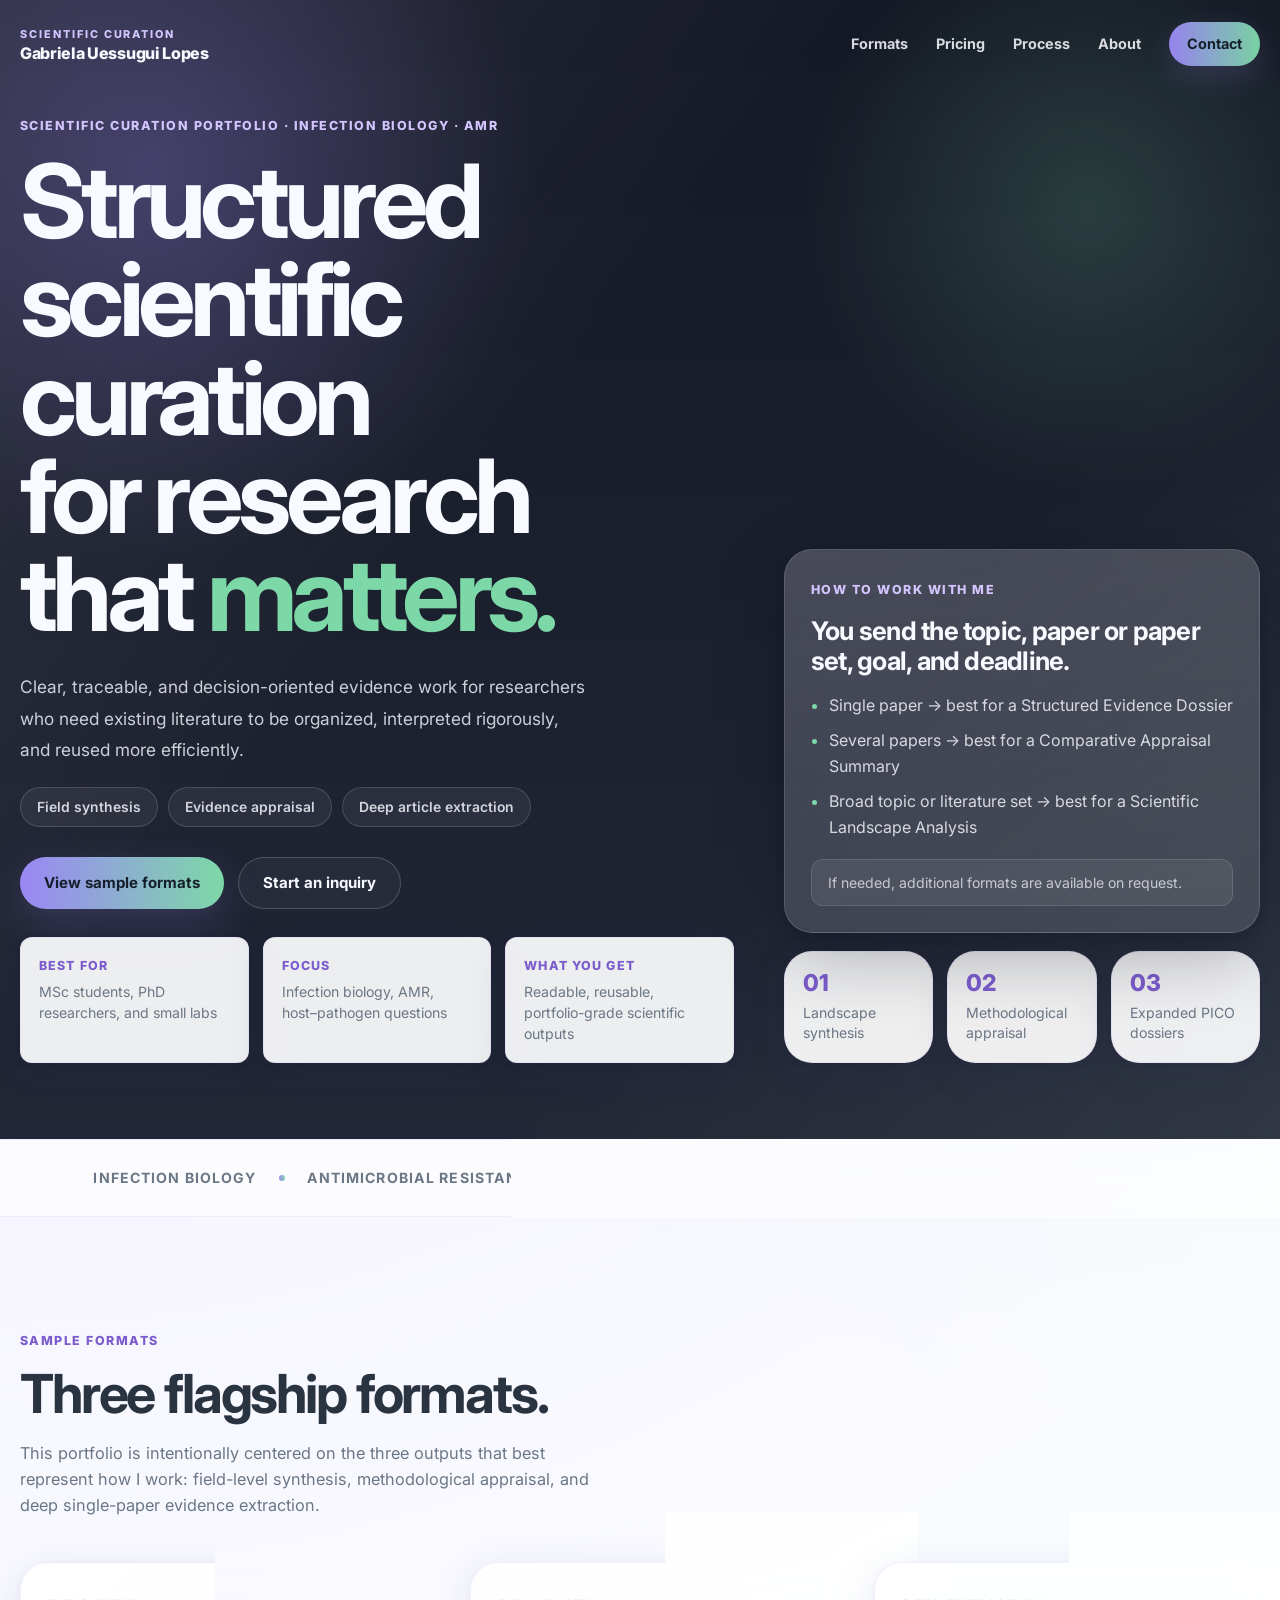
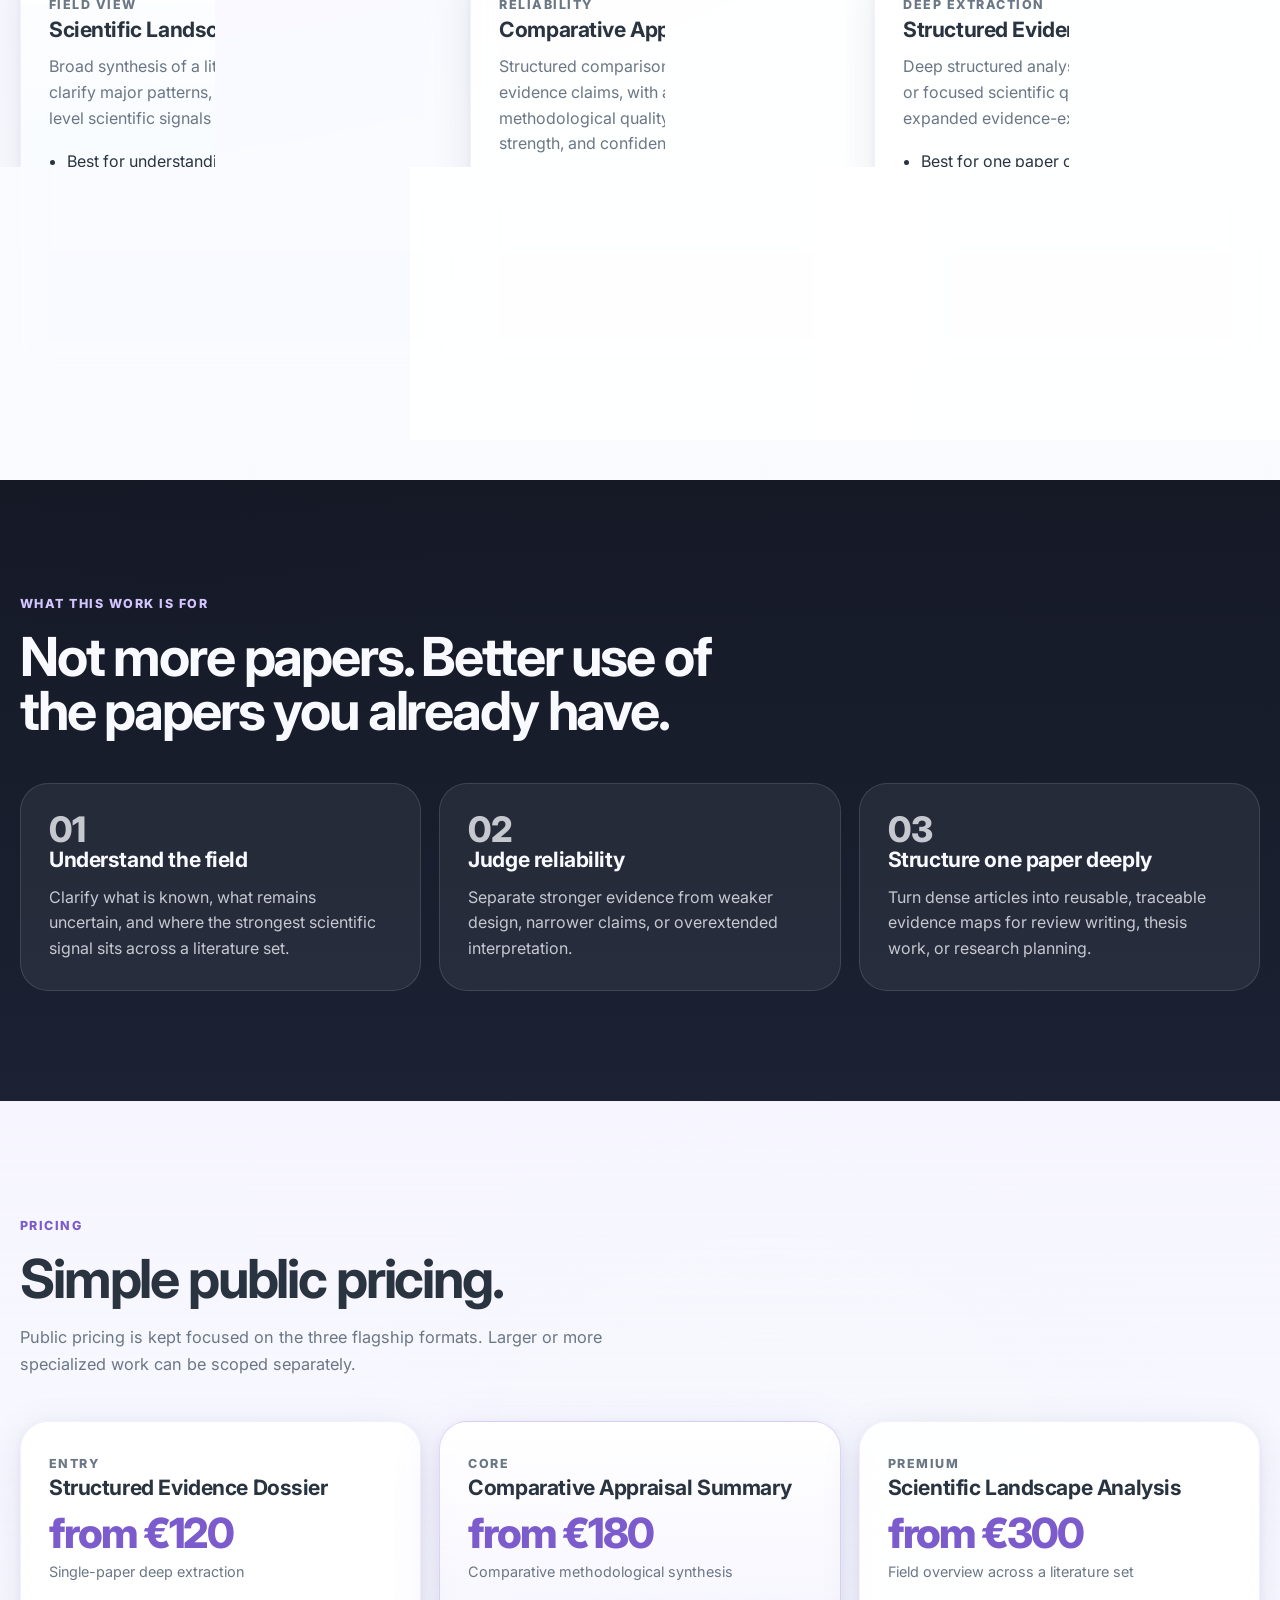
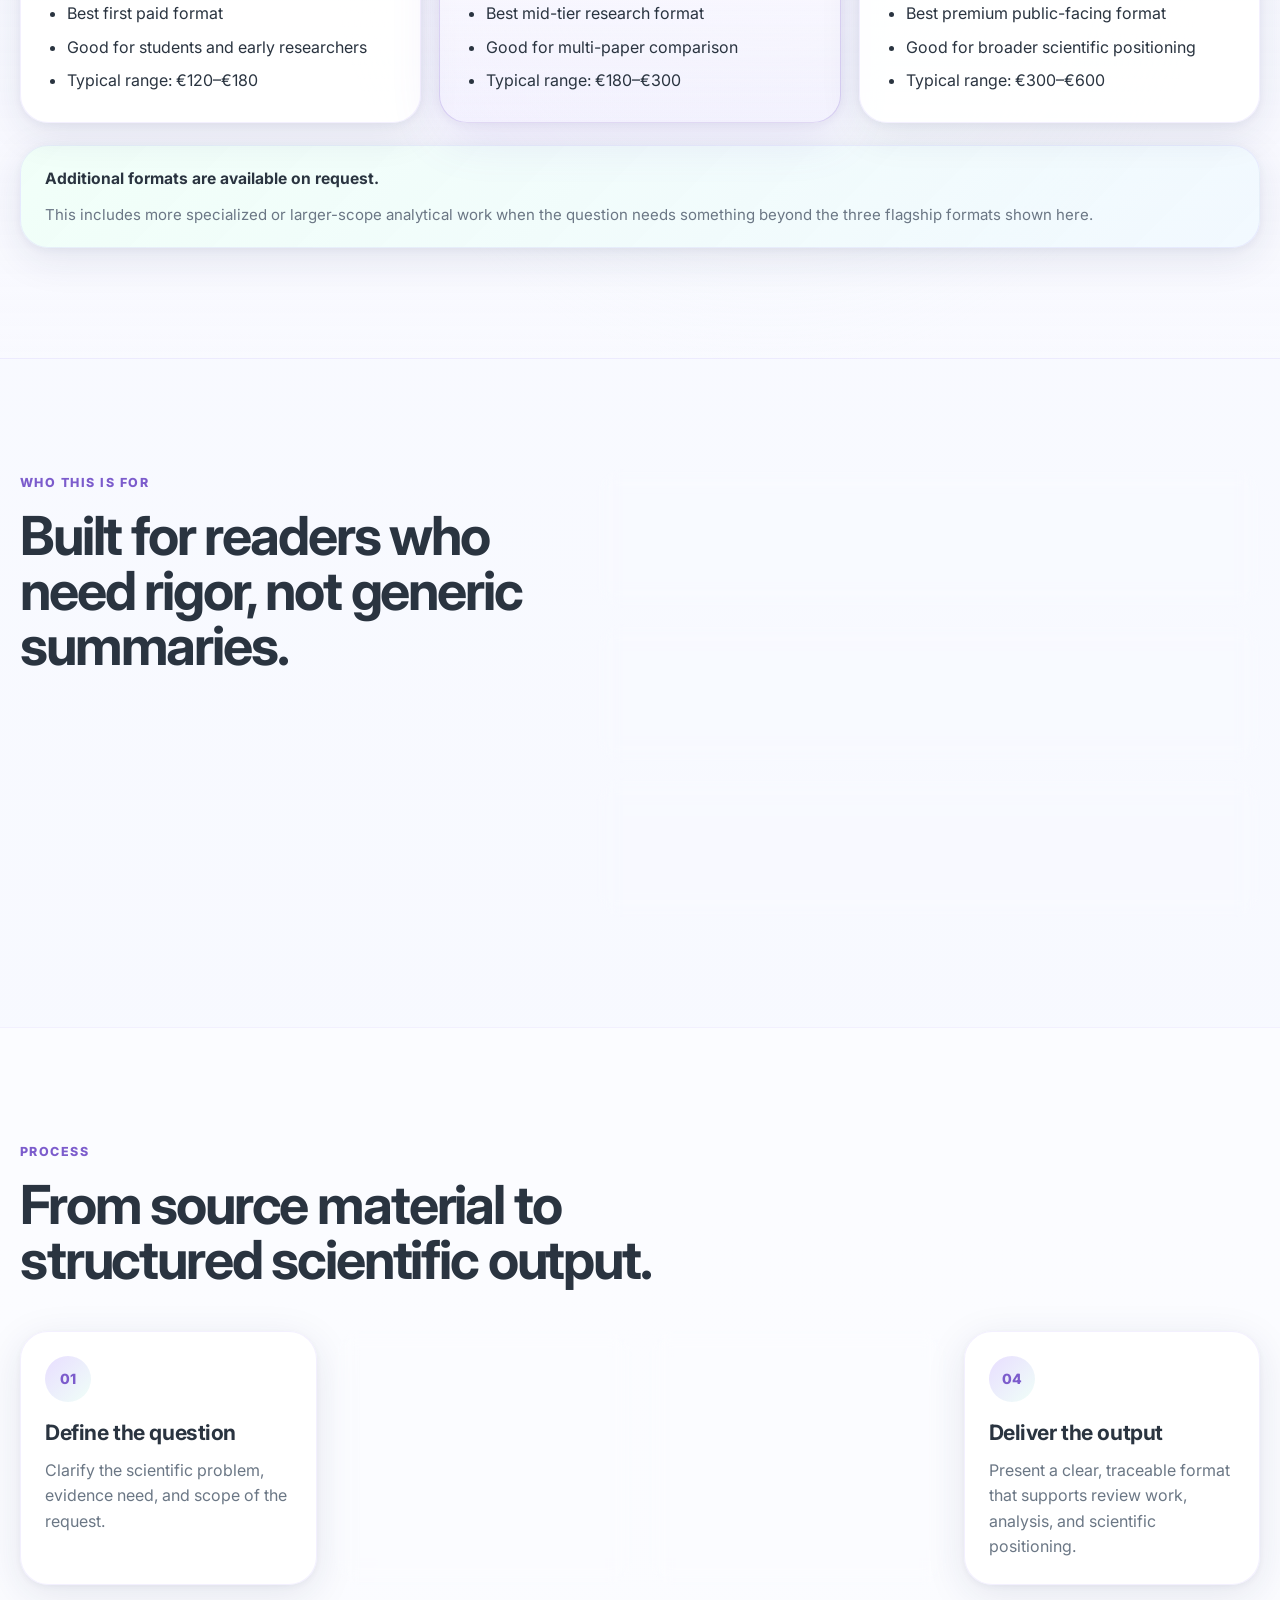
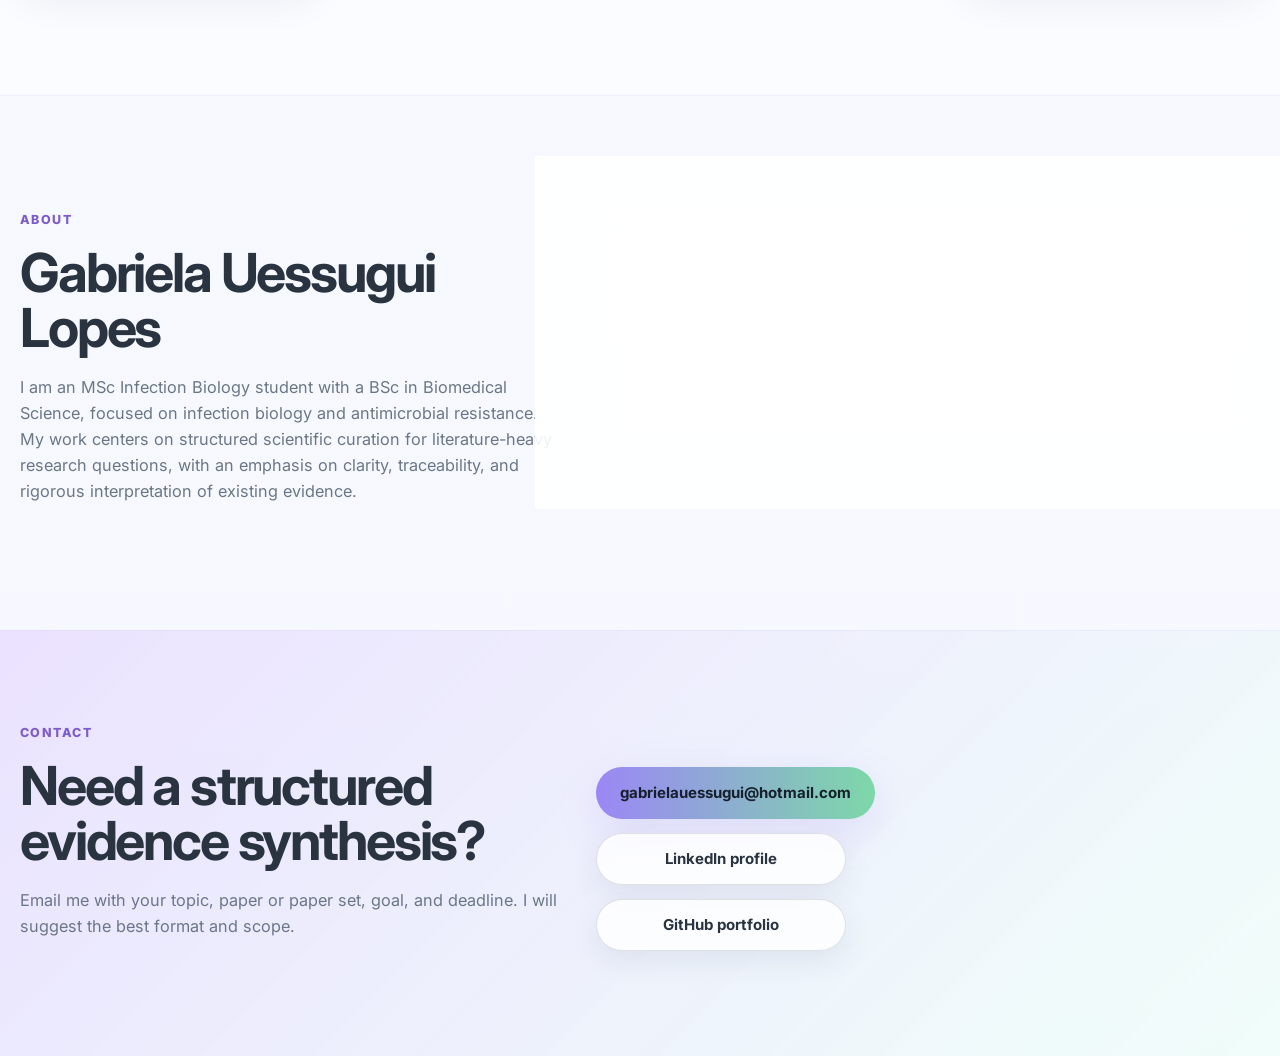
<file: index.html>
<!DOCTYPE html>
<html lang="en">
<head>
  <meta charset="UTF-8" />
  <meta name="viewport" content="width=device-width, initial-scale=1.0" />
  <title>Gabriela Uessugui Lopes · Scientific Curation</title>
  <meta
    name="description"
    content="Structured scientific curation for literature-heavy questions in infection biology, antimicrobial resistance, and related biomedical research."
  />
  <link rel="preconnect" href="https://fonts.googleapis.com" />
  <link rel="preconnect" href="https://fonts.gstatic.com" crossorigin />
  <link
    href="https://fonts.googleapis.com/css2?family=Inter:wght@400;500;600;700;800&display=swap"
    rel="stylesheet"
  />
  <link rel="stylesheet" href="style.css" />
</head>
<body>

  <header class="site-header">
    <div class="container nav-wrap">
      <a class="brand" href="#top">
        <span class="brand-kicker">Scientific Curation</span>
        <span class="brand-name">Gabriela Uessugui Lopes</span>
      </a>
      <nav class="nav" aria-label="Main navigation">
        <a href="#formats">Formats</a>
        <a href="#pricing">Pricing</a>
        <a href="#process">Process</a>
        <a href="#about">About</a>
        <a href="#contact" class="nav-cta">Contact</a>
      </nav>
    </div>
  </header>

  <main id="top">

    <!-- ── Hero ── -->
    <section class="hero">
      <div class="hero-gradient"></div>
      <div class="container hero-grid">

        <div class="hero-copy">
          <p class="hero-kicker">Scientific curation portfolio · Infection biology · AMR</p>

          <h1 class="hero-title">
            Structured<br />
            scientific<br />
            curation<br />
            for research<br />
            that <span>matters.</span>
          </h1>

          <p class="hero-text">
            Clear, traceable, and decision-oriented evidence work for researchers who need
            existing literature to be organized, interpreted rigorously, and reused more efficiently.
          </p>

          <div class="hero-badges">
            <span>Field synthesis</span>
            <span>Evidence appraisal</span>
            <span>Deep article extraction</span>
          </div>

          <div class="hero-actions">
            <a class="btn btn-primary" href="#formats">View sample formats</a>
            <a class="btn btn-secondary" href="#contact">Start an inquiry</a>
          </div>

          <div class="trust-row">
            <div class="trust-card">
              <strong>Best for</strong>
              <span>MSc students, PhD researchers, and small labs</span>
            </div>
            <div class="trust-card">
              <strong>Focus</strong>
              <span>Infection biology, AMR, host–pathogen questions</span>
            </div>
            <div class="trust-card">
              <strong>What you get</strong>
              <span>Readable, reusable, portfolio-grade scientific outputs</span>
            </div>
          </div>
        </div>

        <div class="hero-side">
          <div class="hero-panel">
            <p class="panel-label">How to work with me</p>
            <h2>You send the topic, paper or paper set, goal, and deadline.</h2>
            <ul class="clean-list">
              <li>Single paper → best for a Structured Evidence Dossier</li>
              <li>Several papers → best for a Comparative Appraisal Summary</li>
              <li>Broad topic or literature set → best for a Scientific Landscape Analysis</li>
            </ul>
            <div class="mini-note">
              If needed, additional formats are available on request.
            </div>
          </div>

          <div class="hero-metrics">
            <div class="metric-card">
              <span class="metric-number">01</span>
              <span class="metric-label">Landscape synthesis</span>
            </div>
            <div class="metric-card">
              <span class="metric-number">02</span>
              <span class="metric-label">Methodological appraisal</span>
            </div>
            <div class="metric-card">
              <span class="metric-number">03</span>
              <span class="metric-label">Expanded PICO dossiers</span>
            </div>
          </div>
        </div>

      </div>
    </section>

    <!-- ── Signal strip ── -->
    <div class="signal-strip" aria-label="Core focus areas">
      <div class="container signal-strip-inner">
        <span>Infection biology</span>
        <span class="strip-dot"></span>
        <span>Antimicrobial resistance</span>
        <span class="strip-dot"></span>
        <span>Host–pathogen interactions</span>
        <span class="strip-dot"></span>
        <span>Biomedical evidence synthesis</span>
      </div>
    </div>

    <!-- ── Formats ── -->
    <section class="section" id="formats">
      <div class="container">
        <div class="section-head">
          <p class="section-kicker">Sample formats</p>
          <h2 class="section-title">Three flagship formats.</h2>
          <p class="section-text">
            This portfolio is intentionally centered on the three outputs that best represent how I work:
            field-level synthesis, methodological appraisal, and deep single-paper evidence extraction.
          </p>
        </div>

        <div class="formats-grid">
          <article class="format-card format-card-featured">
            <p class="card-tag">Field view</p>
            <h3>Scientific Landscape Analysis</h3>
            <p>
              Broad synthesis of a literature set, designed to clarify major patterns,
              evidence gaps, and high-level scientific signals across multiple papers.
            </p>
            <ul class="card-points">
              <li>Best for understanding a field quickly</li>
              <li>Useful for review framing and scientific positioning</li>
              <li>Strongest premium format on this site</li>
            </ul>
            <a class="card-link" href="samples/Scientific_Landscape_Analysis.html">Open sample</a>
          </article>

          <article class="format-card">
            <p class="card-tag">Reliability</p>
            <h3>Comparative Appraisal Summary</h3>
            <p>
              Structured comparison of studies or evidence claims, with attention to
              methodological quality, interpretive strength, and confidence boundaries.
            </p>
            <ul class="card-points">
              <li>Best for judging evidence quality</li>
              <li>Useful before larger review or discussion work</li>
              <li>Strong mid-tier research format</li>
            </ul>
            <a class="card-link" href="samples/Comparative_Appraisal_Summary.html">Open sample</a>
          </article>

          <article class="format-card">
            <p class="card-tag">Deep extraction</p>
            <h3>Structured Evidence Dossier</h3>
            <p>
              Deep structured analysis of a single paper or focused scientific question,
              using an expanded evidence-extraction approach.
            </p>
            <ul class="card-points">
              <li>Best for one paper or one focused question</li>
              <li>Useful for review groundwork and evidence tracking</li>
              <li>Strong entry format for first clients</li>
            </ul>
            <a class="card-link" href="samples/Structured_Evidence_Dossier.html">Open sample</a>
          </article>
        </div>
      </div>
    </section>

    <!-- ── Value (dark) ── -->
    <section class="section section-dark" id="value">
      <div class="container">
        <div class="section-head section-head-light">
          <p class="section-kicker">What this work is for</p>
          <h2 class="section-title">Not more papers. Better use of the papers you already have.</h2>
        </div>

        <div class="value-grid">
          <article class="value-card">
            <p class="value-number">01</p>
            <h3>Understand the field</h3>
            <p>
              Clarify what is known, what remains uncertain, and where the strongest scientific signal
              sits across a literature set.
            </p>
          </article>

          <article class="value-card">
            <p class="value-number">02</p>
            <h3>Judge reliability</h3>
            <p>
              Separate stronger evidence from weaker design, narrower claims, or overextended interpretation.
            </p>
          </article>

          <article class="value-card">
            <p class="value-number">03</p>
            <h3>Structure one paper deeply</h3>
            <p>
              Turn dense articles into reusable, traceable evidence maps for review writing,
              thesis work, or research planning.
            </p>
          </article>
        </div>
      </div>
    </section>

    <!-- ── Pricing ── -->
    <section class="section section-alt" id="pricing">
      <div class="container">
        <div class="section-head">
          <p class="section-kicker">Pricing</p>
          <h2 class="section-title">Simple public pricing.</h2>
          <p class="section-text">
            Public pricing is kept focused on the three flagship formats. Larger or more specialized work
            can be scoped separately.
          </p>
        </div>

        <div class="pricing-grid">
          <article class="price-card">
            <p class="price-label">Entry</p>
            <h3>Structured Evidence Dossier</h3>
            <div class="price">from €120</div>
            <p class="price-sub">Single-paper deep extraction</p>
            <ul class="card-points">
              <li>Best first paid format</li>
              <li>Good for students and early researchers</li>
              <li>Typical range: €120–€180</li>
            </ul>
          </article>

          <article class="price-card featured">
            <p class="price-label">Core</p>
            <h3>Comparative Appraisal Summary</h3>
            <div class="price">from €180</div>
            <p class="price-sub">Comparative methodological synthesis</p>
            <ul class="card-points">
              <li>Best mid-tier research format</li>
              <li>Good for multi-paper comparison</li>
              <li>Typical range: €180–€300</li>
            </ul>
          </article>

          <article class="price-card">
            <p class="price-label">Premium</p>
            <h3>Scientific Landscape Analysis</h3>
            <div class="price">from €300</div>
            <p class="price-sub">Field overview across a literature set</p>
            <ul class="card-points">
              <li>Best premium public-facing format</li>
              <li>Good for broader scientific positioning</li>
              <li>Typical range: €300–€600</li>
            </ul>
          </article>
        </div>

        <div class="pricing-note single">
          <strong>Additional formats are available on request.</strong>
          <span>
            This includes more specialized or larger-scope analytical work when the question needs
            something beyond the three flagship formats shown here.
          </span>
        </div>
      </div>
    </section>

    <!-- ── Audience ── -->
    <section class="section" id="audience">
      <div class="container audience-grid">
        <div class="audience-copy">
          <p class="section-kicker">Who this is for</p>
          <h2 class="section-title">Built for readers who need rigor, not generic summaries.</h2>
        </div>

        <div class="audience-list">
          <article class="audience-item">
            <h3>MSc students</h3>
            <p>
              Useful when the challenge is making sense of a literature-heavy topic fast,
              without losing the scientific structure.
            </p>
          </article>

          <article class="audience-item">
            <h3>PhD researchers</h3>
            <p>
              Useful for review drafting, evidence mapping, methodological comparison,
              and clearer mechanistic interpretation.
            </p>
          </article>

          <article class="audience-item">
            <h3>Early-stage biotech and science-facing teams</h3>
            <p>
              Useful when literature needs to be turned into something structured,
              legible, and decision-relevant.
            </p>
          </article>
        </div>
      </div>
    </section>

    <!-- ── Process ── -->
    <section class="section section-bordered" id="process">
      <div class="container">
        <div class="section-head">
          <p class="section-kicker">Process</p>
          <h2 class="section-title">From source material to structured scientific output.</h2>
        </div>

        <div class="process-grid">
          <article class="process-card">
            <span>01</span>
            <h3>Define the question</h3>
            <p>Clarify the scientific problem, evidence need, and scope of the request.</p>
          </article>

          <article class="process-card">
            <span>02</span>
            <h3>Extract the evidence</h3>
            <p>Capture study design, models, endpoints, findings, and limitations without inflating the source.</p>
          </article>

          <article class="process-card">
            <span>03</span>
            <h3>Compare and interpret</h3>
            <p>Map convergence, contradiction, methodological strength, and confidence boundaries.</p>
          </article>

          <article class="process-card">
            <span>04</span>
            <h3>Deliver the output</h3>
            <p>Present a clear, traceable format that supports review work, analysis, and scientific positioning.</p>
          </article>
        </div>
      </div>
    </section>

    <!-- ── About ── -->
    <section class="section" id="about">
      <div class="container about-grid">
        <div class="about-main">
          <p class="section-kicker">About</p>
          <h2 class="section-title">Gabriela Uessugui Lopes</h2>
          <p class="about-text">
            I am an MSc Infection Biology student with a BSc in Biomedical Science, focused on
            infection biology and antimicrobial resistance. My work centers on structured scientific
            curation for literature-heavy research questions, with an emphasis on clarity, traceability,
            and rigorous interpretation of existing evidence.
          </p>
        </div>

        <aside>
          <div class="about-card">
            <p class="about-label">Areas of focus</p>
            <ul>
              <li>Infection biology</li>
              <li>Antimicrobial resistance</li>
              <li>Host–pathogen interactions</li>
              <li>Biomedical evidence synthesis</li>
            </ul>
          </div>
        </aside>
      </div>
    </section>

    <!-- ── Contact ── -->
    <section class="contact-band" id="contact">
      <div class="container contact-grid">
        <div class="contact-copy">
          <p class="section-kicker">Contact</p>
          <h2 class="section-title">Need a structured evidence synthesis?</h2>
          <p class="contact-text">
            Email me with your topic, paper or paper set, goal, and deadline.
            I will suggest the best format and scope.
          </p>
        </div>

        <div class="contact-actions">
          <a class="btn btn-primary btn-wide" href="mailto:gabrielauessugui@hotmail.com">gabrielauessugui@hotmail.com</a>
          <a class="btn btn-outline btn-wide" href="https://www.linkedin.com/in/gabriela-uessugui" target="_blank" rel="noreferrer">LinkedIn profile</a>
          <a class="btn btn-outline btn-wide" href="https://github.com/uessugui/scientific-curation-portfolio" target="_blank" rel="noreferrer">GitHub portfolio</a>
        </div>
      </div>
    </section>

  </main>
</body>
</html>
</file>
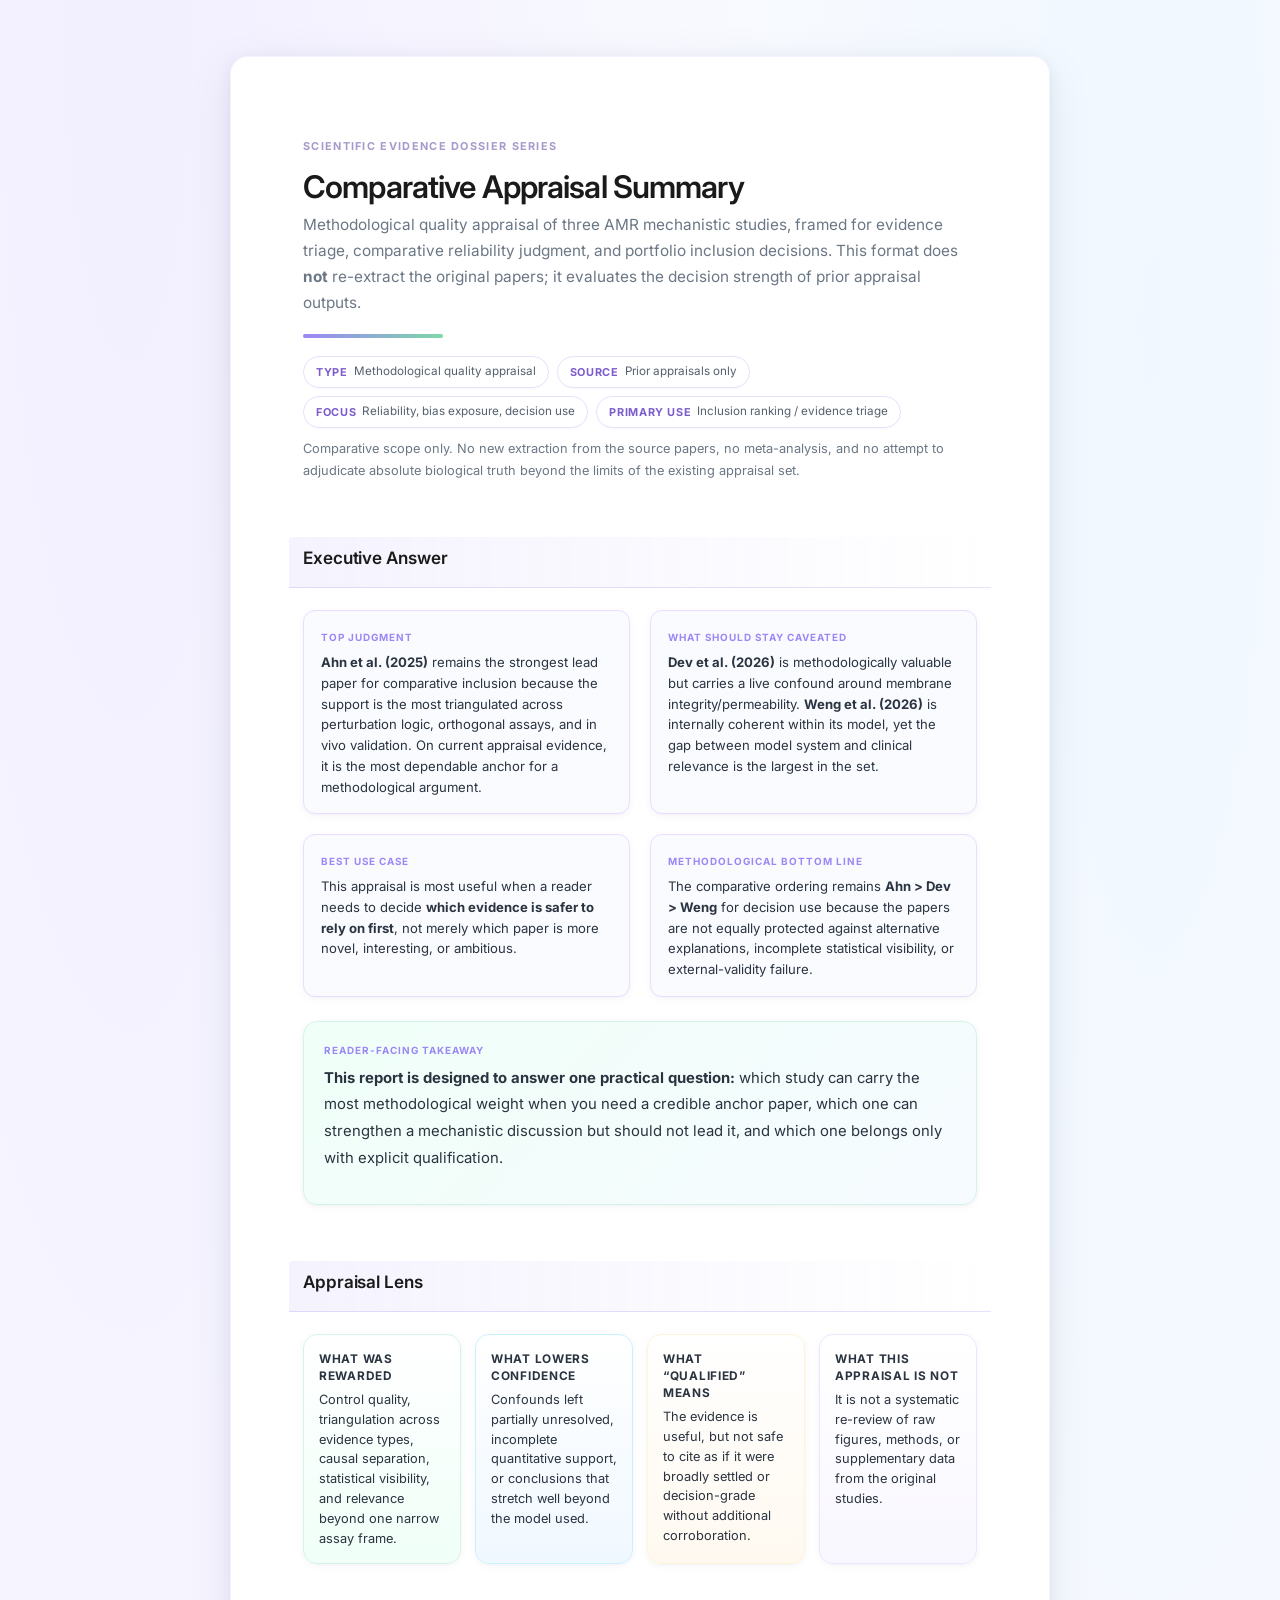
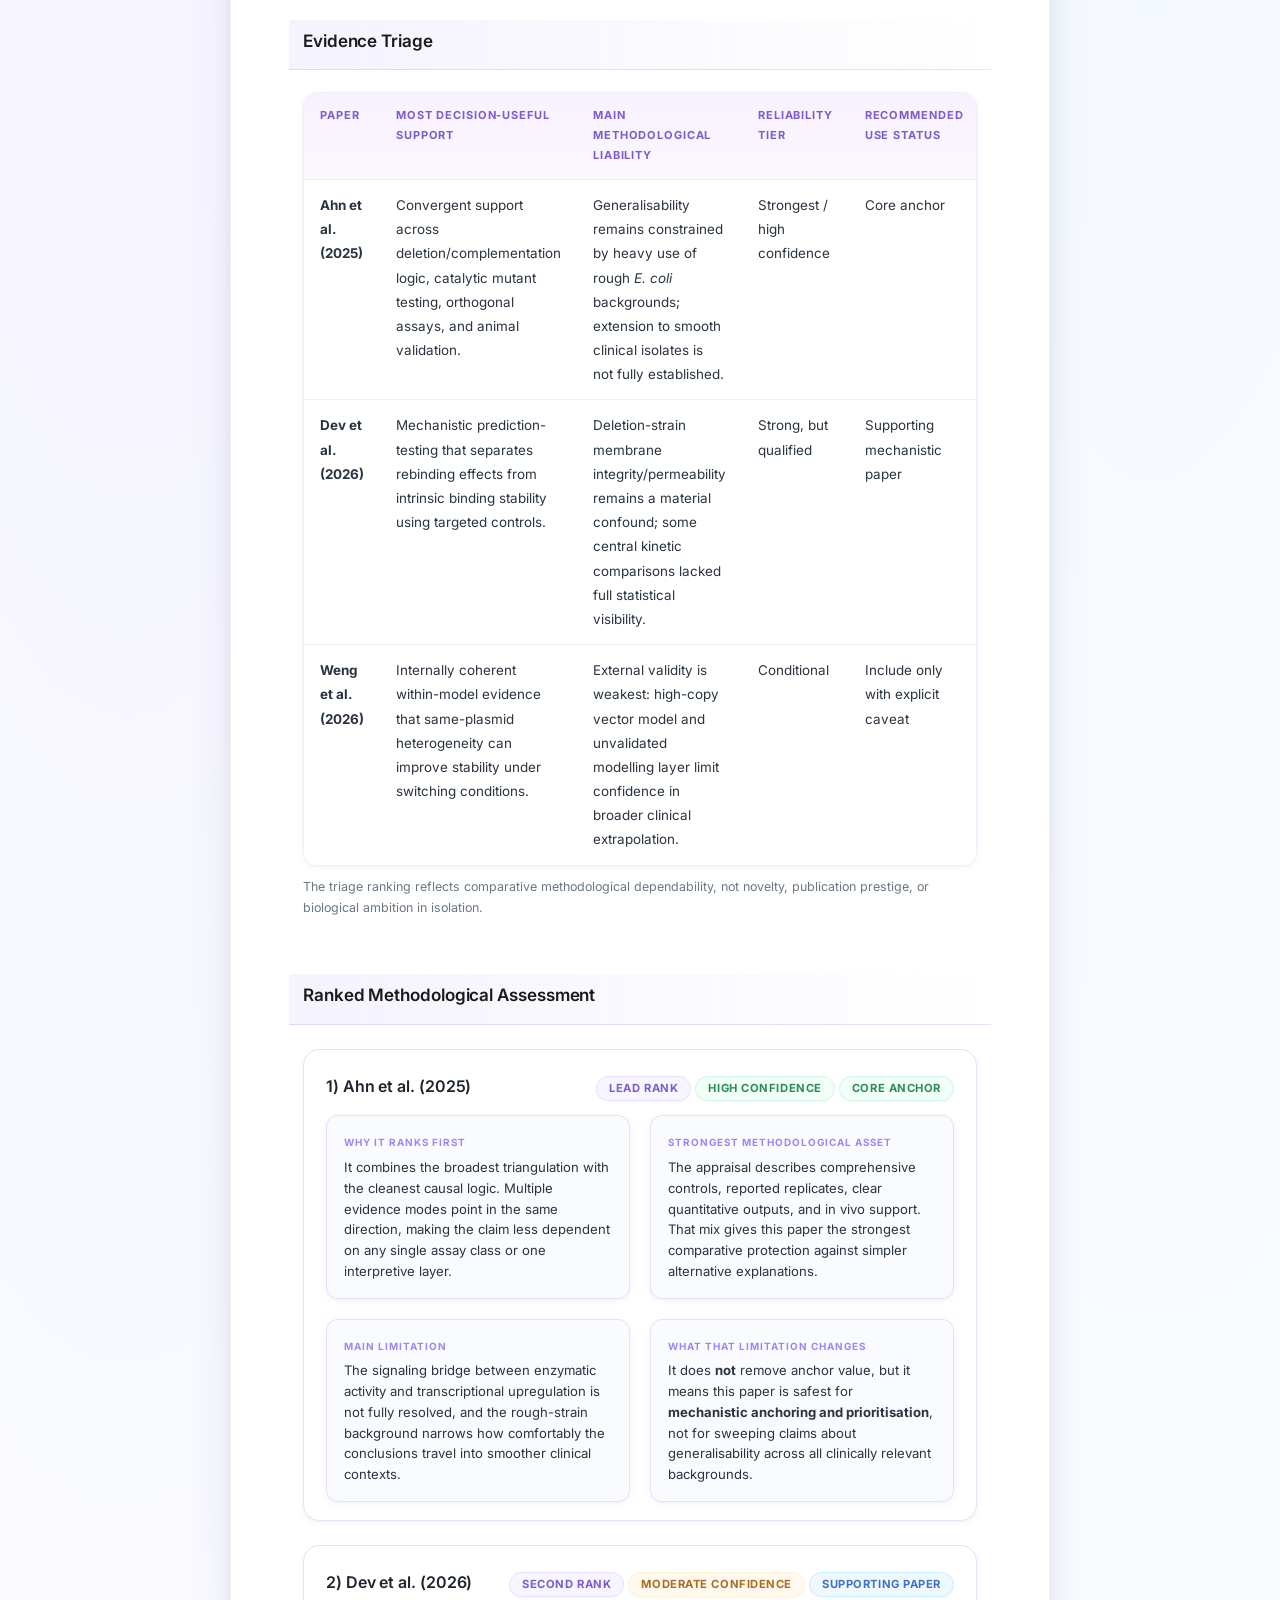
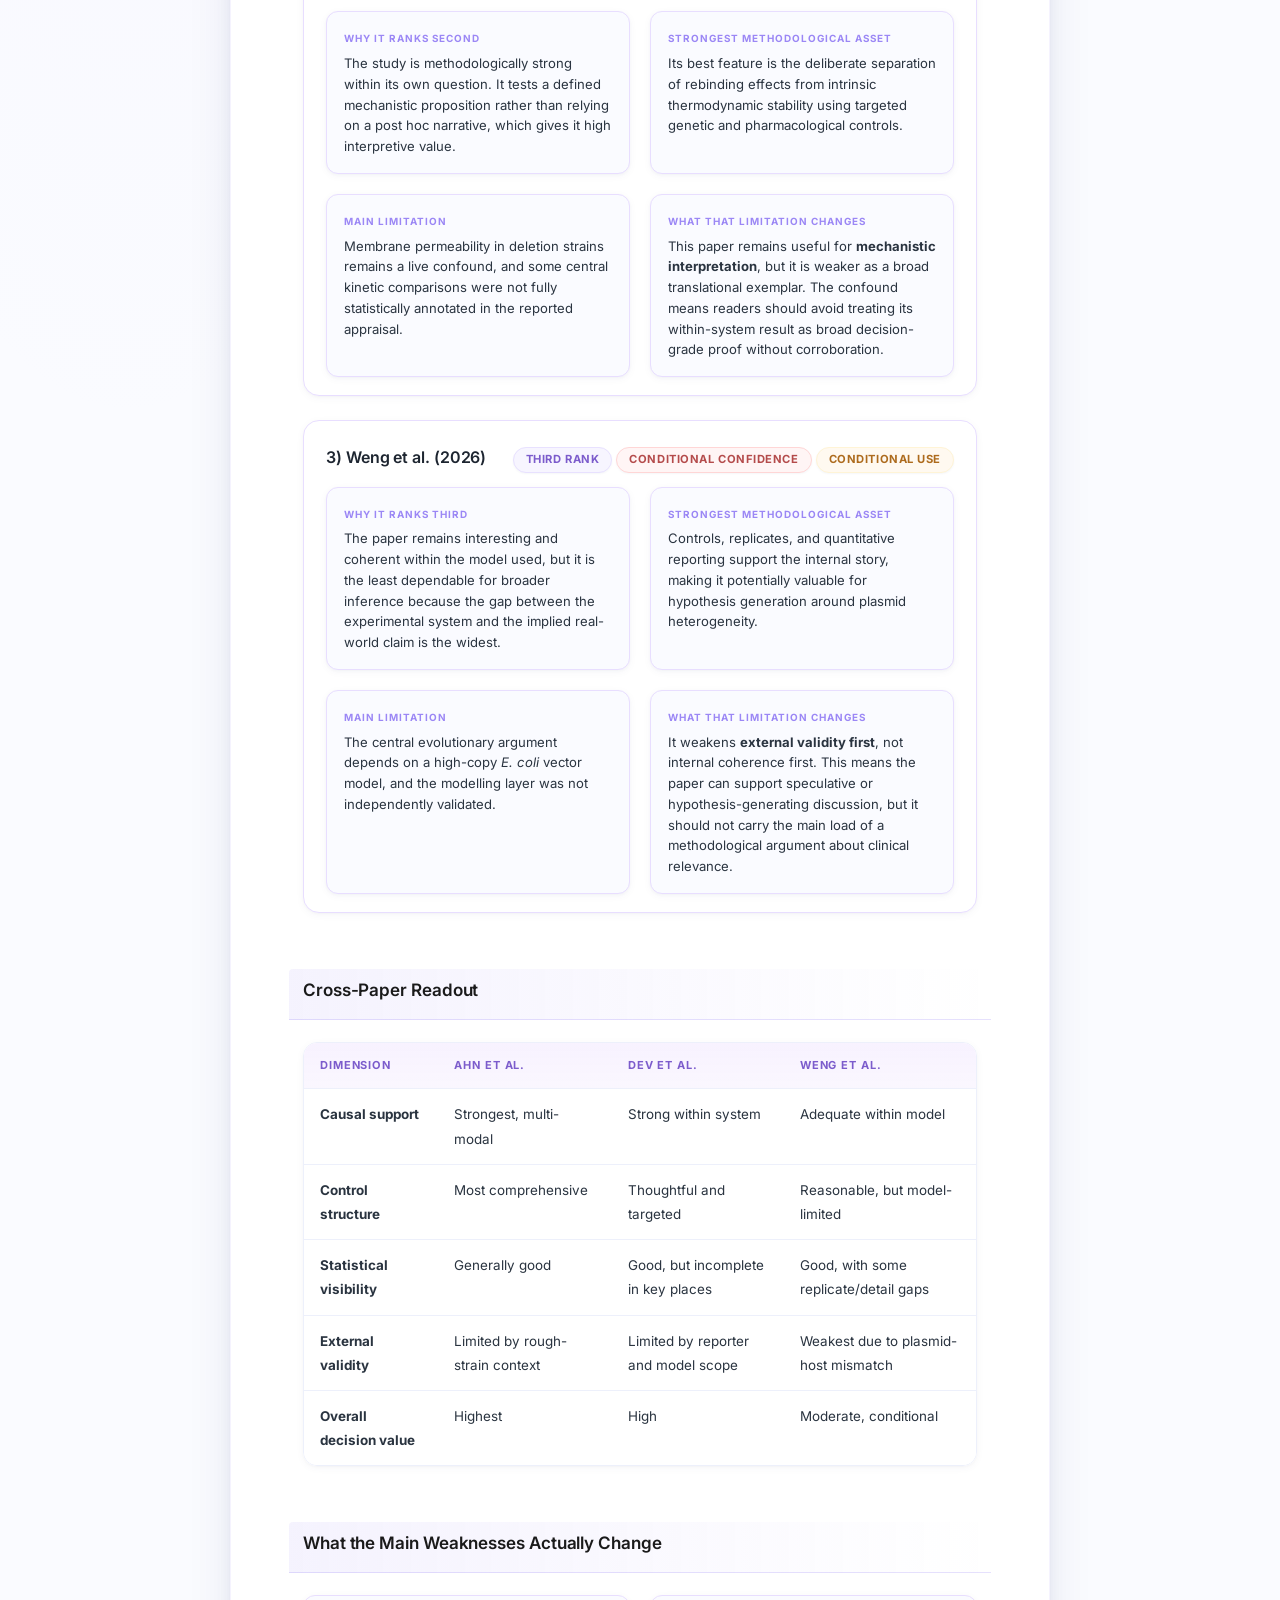
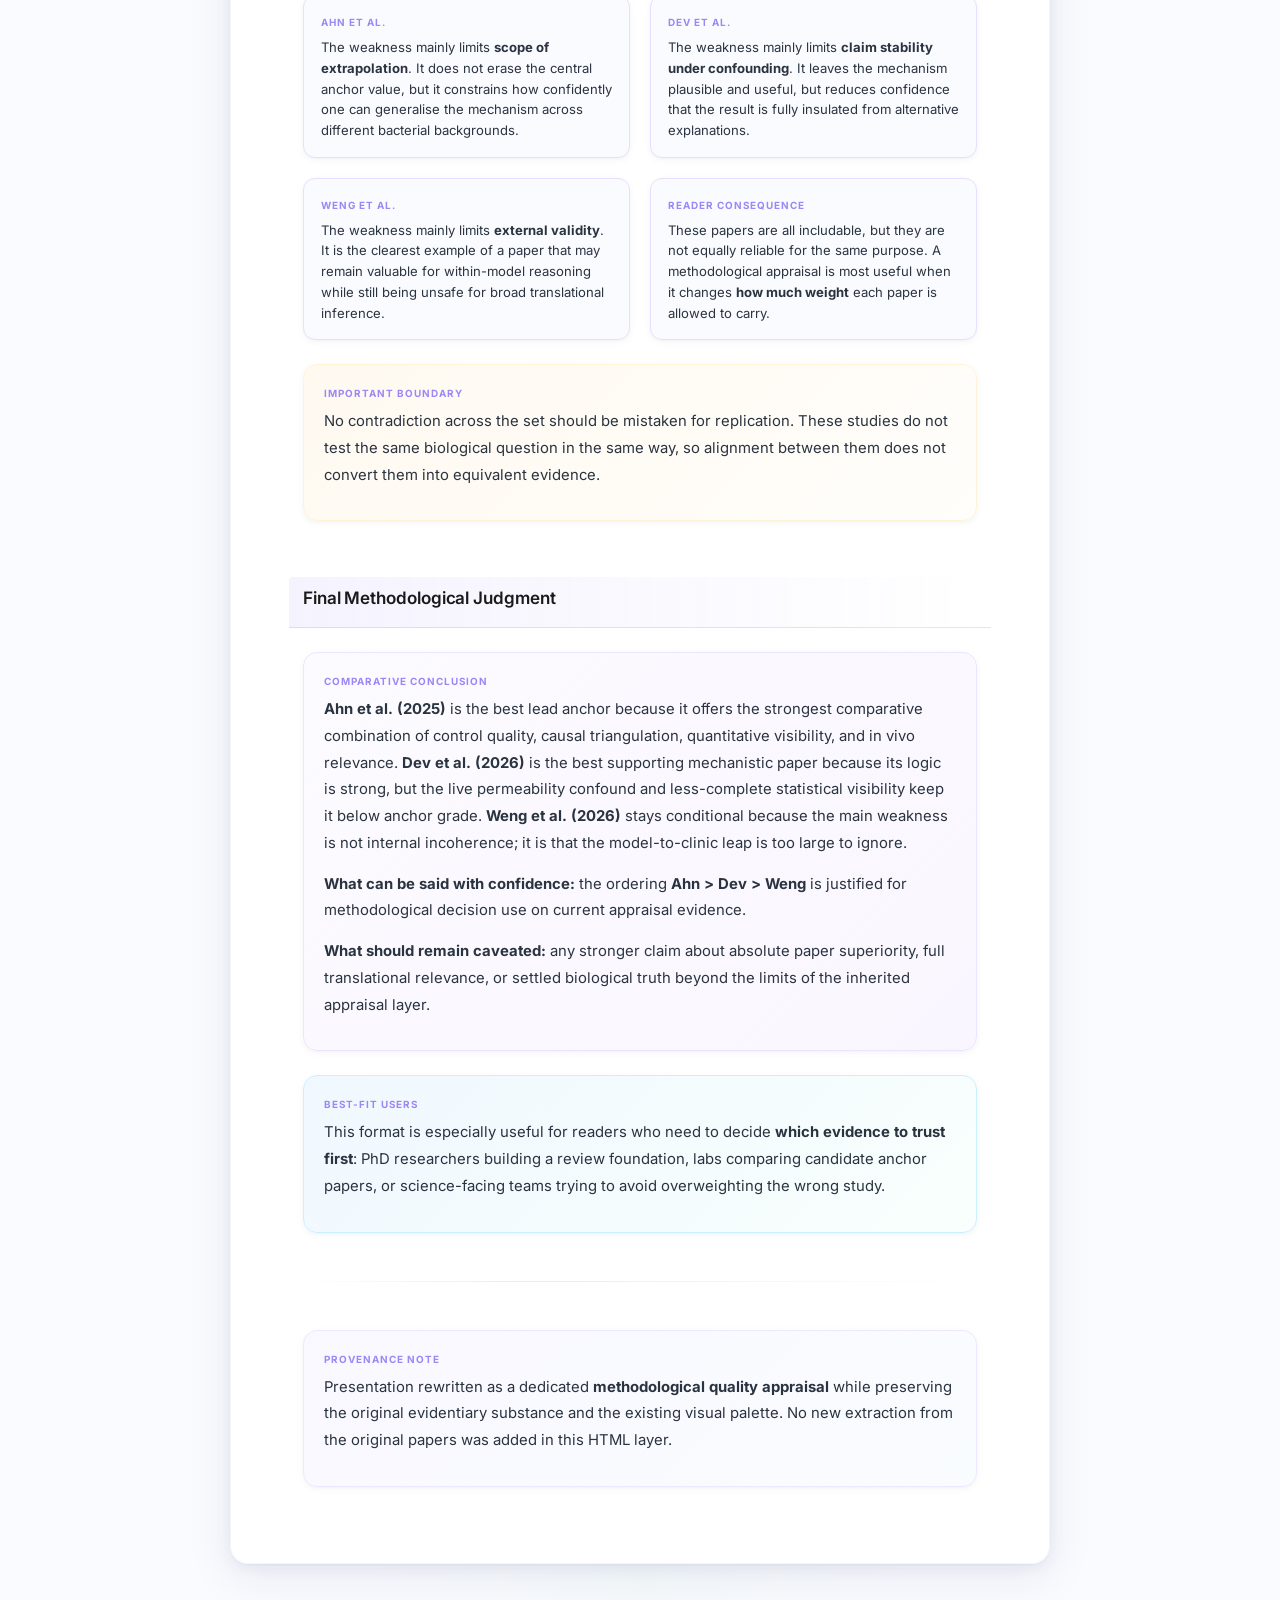
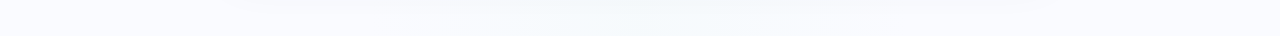
<file: samples/Comparative_Appraisal_Summary.html>
<!DOCTYPE html>
<html lang="en">
<head>
  <meta charset="UTF-8" />
  <meta name="viewport" content="width=device-width, initial-scale=1" />
  <title>Methodological Quality Appraisal | Comparative Appraisal Summary</title>
  <link href="https://fonts.googleapis.com/css2?family=Inter:wght@400;500;600;700;800&display=swap" rel="stylesheet" />
  <style>
    :root {
      --bg-page: #fafbff;
      --bg-card: #ffffff;
      --text-main: #2a3440;
      --text-muted: #6b7785;
      --text-soft: #8a94a3;

      --purple-main: #9b87f5;
      --purple-soft: #d4c5ff;
      --purple-bg: #e8deff;
      --purple-bg-2: #f0e5ff;
      --purple-strong: #7c5ccc;

      --mint-bg: #f0fff8;
      --mint-soft: #d4f4e7;
      --mint-strong: #7dd8a8;

      --yellow-bg: #fff9f0;
      --yellow-soft: #fff4d6;
      --yellow-strong: #ffb870;

      --red-bg: #fff5f5;
      --red-soft: #ffd6d6;
      --red-strong: #d55050;

      --blue-bg: #f0f8ff;
      --blue-soft: #c9f0ff;
      --blue-strong: #4b88d6;

      --border-soft: rgba(155, 135, 245, 0.10);
      --border-table: #edf0fb;

      --shadow-soft:
        0 8px 48px rgba(30, 40, 90, 0.09),
        0 2px 8px rgba(30, 40, 90, 0.04);
      --shadow-card-inset: 0 2px 8px rgba(30, 40, 90, 0.04);

      --radius-card: 18px;
      --radius-soft: 10px;
      --radius-pill: 999px;

      --font-main: 'Inter', -apple-system, BlinkMacSystemFont, "Segoe UI", sans-serif;
    }

    * { box-sizing: border-box; }

    html, body {
      margin: 0;
      padding: 0;
      background:
        radial-gradient(ellipse at 10% 0%, rgba(212, 197, 255, 0.22), transparent 40%),
        radial-gradient(ellipse at 90% 5%, rgba(181, 228, 255, 0.14), transparent 32%),
        radial-gradient(ellipse at 50% 100%, rgba(212, 244, 231, 0.10), transparent 30%),
        var(--bg-page);
      color: var(--text-main);
      font-family: var(--font-main);
      line-height: 1.8;
      -webkit-font-smoothing: antialiased;
      -moz-osx-font-smoothing: grayscale;
    }

    body {
      display: flex;
      justify-content: center;
      padding: 56px 16px 72px;
    }

    .report-container {
      width: 100%;
      max-width: 820px;
      background: rgba(255,255,255,0.97);
      border-radius: var(--radius-card);
      border: 1px solid var(--border-soft);
      box-shadow:
        0 1px 2px rgba(30, 40, 90, 0.04),
        0 4px 16px rgba(30, 40, 90, 0.06),
        0 12px 48px rgba(30, 40, 90, 0.08);
      padding: 80px 72px 76px;
    }

    @media (max-width: 900px) {
      body { padding: 24px 12px 44px; }
      .report-container {
        padding: 40px 24px 36px;
        border-radius: 14px;
      }
    }

    h1, h2, h3, h4 {
      margin: 0;
      color: #1a1a1a;
      font-weight: 600;
    }

    h1 {
      font-size: 1.95rem;
      line-height: 1.2;
      letter-spacing: -0.028em;
      margin-bottom: 6px;
    }

    .h1-underline {
      width: 140px;
      height: 4px;
      margin-top: 15px;
      border-radius: var(--radius-pill);
      background: linear-gradient(90deg, var(--purple-main), var(--mint-strong));
    }

    h2 {
      font-size: 1.07rem;
      margin-top: 56px;
      margin-bottom: 22px;
      padding: 6px 0 13px 14px;
      margin-left: -14px;
      margin-right: -14px;
      letter-spacing: -0.005em;
      border-bottom: 1px solid rgba(155, 135, 245, 0.25);
      background: linear-gradient(90deg, rgba(155, 135, 245, 0.10), rgba(181, 228, 255, 0));
      border-radius: 4px 4px 0 0;
    }

    h3 {
      font-size: 0.98rem;
      margin-top: 30px;
      margin-bottom: 10px;
      color: var(--purple-strong);
      letter-spacing: -0.005em;
    }

    h4 {
      font-size: 0.9rem;
      margin-top: 20px;
      margin-bottom: 8px;
      color: var(--purple-strong);
    }

    p {
      margin: 0 0 14px 0;
      font-size: 0.93rem;
    }

    ul {
      margin: 0;
      padding-left: 18px;
    }

    li {
      margin-bottom: 8px;
      font-size: 0.9rem;
    }

    .subtitle {
      font-size: 0.96rem;
      color: var(--text-muted);
      margin-bottom: 18px;
      line-height: 1.7;
    }

    .tagline {
      font-size: 0.8rem;
      color: var(--text-muted);
      margin-top: 10px;
      line-height: 1.7;
    }

    .report-header { margin-bottom: 18px; }

    .product-family {
      font-size: 0.68rem;
      font-weight: 700;
      letter-spacing: 0.12em;
      text-transform: uppercase;
      color: #a79acb;
      margin-bottom: 12px;
    }

    .meta-strip {
      display: flex;
      flex-wrap: wrap;
      gap: 8px;
      margin-top: 18px;
      margin-bottom: 4px;
    }

    .meta-pill {
      display: inline-flex;
      align-items: center;
      gap: 6px;
      padding: 7px 12px;
      border-radius: var(--radius-pill);
      background: rgba(255,255,255,0.85);
      border: 1px solid #e6e0fb;
      font-size: 0.73rem;
      line-height: 1.35;
      color: #55606e;
      box-shadow: 0 1px 2px rgba(30, 40, 90, 0.03);
    }

    .meta-pill strong {
      font-size: 0.68rem;
      text-transform: uppercase;
      letter-spacing: 0.06em;
      color: var(--purple-strong);
      font-weight: 700;
    }

    .summary-grid,
    .section-grid-2,
    .assessment-grid,
    .mini-grid {
      display: grid;
      gap: 20px;
      grid-template-columns: repeat(2, minmax(0, 1fr));
    }

    .summary-cell,
    .mini-card,
    .assessment-cell {
      background: #fafbff;
      border: 1px solid var(--purple-bg);
      border-radius: 12px;
      padding: 18px 17px 16px;
      box-shadow:
        0 1px 3px rgba(30, 40, 90, 0.03),
        0 2px 8px rgba(30, 40, 90, 0.04);
      transition: box-shadow 0.2s ease, transform 0.2s ease;
    }

    .summary-cell:hover,
    .mini-card:hover,
    .assessment-cell:hover {
      box-shadow:
        0 2px 6px rgba(30, 40, 90, 0.05),
        0 6px 20px rgba(30, 40, 90, 0.06);
      transform: translateY(-1px);
    }

    .summary-cell .cell-label,
    .mini-card .cell-label,
    .assessment-cell .cell-label,
    .section-label {
      display: block;
      margin-bottom: 5px;
      font-size: 0.62rem;
      font-weight: 700;
      text-transform: uppercase;
      letter-spacing: 0.10em;
      color: var(--purple-main);
    }

    .summary-cell p,
    .summary-cell li,
    .mini-card p,
    .assessment-cell p {
      font-size: 0.82rem;
      line-height: 1.58;
      margin-bottom: 0;
    }

    .exec-snapshot,
    .note-box,
    .caution-box,
    .good-box,
    .provenance {
      margin-top: 24px;
      padding: 20px 20px 18px;
      border-radius: 14px;
      box-shadow:
        0 1px 3px rgba(30, 40, 90, 0.03),
        0 2px 8px rgba(30, 40, 90, 0.04);
    }

    .exec-snapshot {
      background: linear-gradient(135deg, var(--mint-bg), rgba(240, 248, 255, 0.6));
      border: 1px solid var(--mint-soft);
    }

    .note-box {
      background: linear-gradient(135deg, var(--blue-bg), rgba(240, 255, 248, 0.4));
      border: 1px solid var(--blue-soft);
    }

    .caution-box {
      background: linear-gradient(135deg, var(--yellow-bg), rgba(255, 253, 248, 0.6));
      border: 1px solid var(--yellow-soft);
    }

    .good-box {
      background: linear-gradient(135deg, #fcfbff, rgba(240, 229, 255, 0.35));
      border: 1px solid #ebe5ff;
    }

    .provenance {
      background: linear-gradient(135deg, #f9f8ff, rgba(240, 248, 255, 0.4));
      border: 1px solid #ece8ff;
      margin-top: 34px;
    }

    .divider {
      height: 1px;
      margin: 48px 0;
      background: linear-gradient(90deg, rgba(155, 135, 245, 0), rgba(155, 135, 245, 0.20), rgba(125, 216, 168, 0.12), rgba(155, 135, 245, 0));
    }

    .signal-row {
      display: grid;
      gap: 14px;
      grid-template-columns: repeat(4, minmax(0, 1fr));
      margin-top: 16px;
    }

    .signal-card {
      border-radius: 14px;
      padding: 16px 15px 14px;
      border: 1px solid transparent;
      box-shadow:
        0 1px 3px rgba(30, 40, 90, 0.03),
        0 2px 8px rgba(30, 40, 90, 0.04);
      transition: box-shadow 0.2s ease, transform 0.2s ease;
    }

    .signal-card:hover {
      box-shadow:
        0 2px 6px rgba(30, 40, 90, 0.05),
        0 6px 20px rgba(30, 40, 90, 0.06);
      transform: translateY(-1px);
    }

    .signal-card strong {
      display: block;
      font-size: 0.74rem;
      line-height: 1.45;
      margin-bottom: 5px;
      text-transform: uppercase;
      letter-spacing: 0.06em;
    }

    .signal-card p {
      font-size: 0.8rem;
      line-height: 1.55;
      margin: 0;
    }

    .mint { background: linear-gradient(180deg, #ffffff, var(--mint-bg)); border-color: var(--mint-soft); }
    .yellow { background: linear-gradient(180deg, #ffffff, var(--yellow-bg)); border-color: var(--yellow-soft); }
    .red { background: linear-gradient(180deg, #ffffff, var(--red-bg)); border-color: var(--red-soft); }
    .blue { background: linear-gradient(180deg, #ffffff, var(--blue-bg)); border-color: var(--blue-soft); }
    .purple { background: linear-gradient(180deg, #ffffff, #f9f7ff); border-color: #ebe5ff; }

    .table-wrap {
      overflow-x: auto;
      margin-top: 12px;
      border: 1px solid var(--border-table);
      border-radius: 14px;
      box-shadow:
        0 1px 3px rgba(30, 40, 90, 0.03),
        0 2px 8px rgba(30, 40, 90, 0.04);
    }

    table {
      width: 100%;
      border-collapse: collapse;
      font-size: 0.84rem;
      background: #fff;
    }

    th, td {
      padding: 13px 16px;
      text-align: left;
      vertical-align: top;
      border-bottom: 1px solid var(--border-table);
    }

    th {
      font-size: 0.69rem;
      text-transform: uppercase;
      letter-spacing: 0.08em;
      color: var(--purple-strong);
      background: linear-gradient(180deg, rgba(240, 229, 255, 0.50), rgba(240, 229, 255, 0.30));
      font-weight: 700;
    }

    tr:last-child td { border-bottom: none; }

    tbody tr:hover {
      background: rgba(240, 229, 255, 0.10);
    }

    .assessment-block {
      margin-top: 24px;
      padding: 22px 22px 18px;
      border-radius: 16px;
      border: 1px solid var(--purple-bg);
      background: #fff;
      box-shadow:
        0 1px 3px rgba(30, 40, 90, 0.03),
        0 2px 8px rgba(30, 40, 90, 0.04);
      transition: box-shadow 0.2s ease;
    }

    .assessment-block:hover {
      box-shadow:
        0 2px 6px rgba(30, 40, 90, 0.05),
        0 8px 24px rgba(30, 40, 90, 0.07);
    }

    .assessment-title {
      display: flex;
      flex-wrap: wrap;
      gap: 10px;
      align-items: center;
      justify-content: space-between;
      margin-bottom: 14px;
    }

    .assessment-title h3 {
      margin: 0;
      color: #1d2530;
      font-size: 1rem;
    }

    .rank-pill,
    .confidence-pill,
    .status-pill {
      display: inline-flex;
      align-items: center;
      padding: 5px 12px;
      border-radius: 999px;
      font-size: 0.7rem;
      line-height: 1.2;
      font-weight: 700;
      letter-spacing: 0.05em;
      text-transform: uppercase;
      border: 1px solid transparent;
      box-shadow: 0 1px 2px rgba(30, 40, 90, 0.04);
    }

    .rank-pill {
      background: #f7f5ff;
      border-color: #e8e1ff;
      color: var(--purple-strong);
    }

    .confidence-high { background: var(--mint-bg); border-color: var(--mint-soft); color: #2f8a58; }
    .confidence-moderate { background: var(--yellow-bg); border-color: var(--yellow-soft); color: #ad6b1d; }
    .confidence-conditional { background: var(--red-bg); border-color: var(--red-soft); color: #b44b4b; }

    .status-core { background: var(--mint-bg); border-color: var(--mint-soft); color: #2f8a58; }
    .status-supporting { background: var(--blue-bg); border-color: var(--blue-soft); color: #3f73bf; }
    .status-conditional { background: var(--yellow-bg); border-color: var(--yellow-soft); color: #ad6b1d; }

    .footnote {
      font-size: 0.78rem;
      color: var(--text-muted);
      line-height: 1.7;
      margin-top: 10px;
    }

    .muted { color: var(--text-muted); }

    @media (max-width: 720px) {
      .summary-grid,
      .section-grid-2,
      .assessment-grid,
      .mini-grid,
      .signal-row {
        grid-template-columns: 1fr;
      }

      .assessment-title {
        align-items: flex-start;
        flex-direction: column;
      }

      th, td { min-width: 160px; }
    }
  </style>
</head>
<body>
  <main class="report-container">
    <header class="report-header">
      <div class="product-family">Scientific Evidence Dossier Series</div>
      <h1>Comparative Appraisal Summary</h1>
      <p class="subtitle">Methodological quality appraisal of three AMR mechanistic studies, framed for evidence triage, comparative reliability judgment, and portfolio inclusion decisions. This format does <strong>not</strong> re-extract the original papers; it evaluates the decision strength of prior appraisal outputs.</p>
      <div class="h1-underline"></div>

      <div class="meta-strip">
        <span class="meta-pill"><strong>Type</strong> Methodological quality appraisal</span>
        <span class="meta-pill"><strong>Source</strong> Prior appraisals only</span>
        <span class="meta-pill"><strong>Focus</strong> Reliability, bias exposure, decision use</span>
        <span class="meta-pill"><strong>Primary use</strong> Inclusion ranking / evidence triage</span>
      </div>

      <p class="tagline">Comparative scope only. No new extraction from the source papers, no meta-analysis, and no attempt to adjudicate absolute biological truth beyond the limits of the existing appraisal set.</p>
    </header>

    <section>
      <h2>Executive Answer</h2>
      <div class="summary-grid">
        <div class="summary-cell">
          <span class="cell-label">Top judgment</span>
          <p><strong>Ahn et al. (2025)</strong> remains the strongest lead paper for comparative inclusion because the support is the most triangulated across perturbation logic, orthogonal assays, and in vivo validation. On current appraisal evidence, it is the most dependable anchor for a methodological argument.</p>
        </div>
        <div class="summary-cell">
          <span class="cell-label">What should stay caveated</span>
          <p><strong>Dev et al. (2026)</strong> is methodologically valuable but carries a live confound around membrane integrity/permeability. <strong>Weng et al. (2026)</strong> is internally coherent within its model, yet the gap between model system and clinical relevance is the largest in the set.</p>
        </div>
        <div class="summary-cell">
          <span class="cell-label">Best use case</span>
          <p>This appraisal is most useful when a reader needs to decide <strong>which evidence is safer to rely on first</strong>, not merely which paper is more novel, interesting, or ambitious.</p>
        </div>
        <div class="summary-cell">
          <span class="cell-label">Methodological bottom line</span>
          <p>The comparative ordering remains <strong>Ahn &gt; Dev &gt; Weng</strong> for decision use because the papers are not equally protected against alternative explanations, incomplete statistical visibility, or external-validity failure.</p>
        </div>
      </div>

      <div class="exec-snapshot">
        <span class="section-label">Reader-facing takeaway</span>
        <p><strong>This report is designed to answer one practical question:</strong> which study can carry the most methodological weight when you need a credible anchor paper, which one can strengthen a mechanistic discussion but should not lead it, and which one belongs only with explicit qualification.</p>
      </div>
    </section>

    <section>
      <h2>Appraisal Lens</h2>
      <div class="signal-row">
        <div class="signal-card mint">
          <strong>What was rewarded</strong>
          <p>Control quality, triangulation across evidence types, causal separation, statistical visibility, and relevance beyond one narrow assay frame.</p>
        </div>
        <div class="signal-card blue">
          <strong>What lowers confidence</strong>
          <p>Confounds left partially unresolved, incomplete quantitative support, or conclusions that stretch well beyond the model used.</p>
        </div>
        <div class="signal-card yellow">
          <strong>What “qualified” means</strong>
          <p>The evidence is useful, but not safe to cite as if it were broadly settled or decision-grade without additional corroboration.</p>
        </div>
        <div class="signal-card purple">
          <strong>What this appraisal is not</strong>
          <p>It is not a systematic re-review of raw figures, methods, or supplementary data from the original studies.</p>
        </div>
      </div>
    </section>

    <section>
      <h2>Evidence Triage</h2>
      <div class="table-wrap">
        <table>
          <thead>
            <tr>
              <th>Paper</th>
              <th>Most decision-useful support</th>
              <th>Main methodological liability</th>
              <th>Reliability tier</th>
              <th>Recommended use status</th>
            </tr>
          </thead>
          <tbody>
            <tr>
              <td><strong>Ahn et al. (2025)</strong></td>
              <td>Convergent support across deletion/complementation logic, catalytic mutant testing, orthogonal assays, and animal validation.</td>
              <td>Generalisability remains constrained by heavy use of rough <em>E. coli</em> backgrounds; extension to smooth clinical isolates is not fully established.</td>
              <td>Strongest / high confidence</td>
              <td>Core anchor</td>
            </tr>
            <tr>
              <td><strong>Dev et al. (2026)</strong></td>
              <td>Mechanistic prediction-testing that separates rebinding effects from intrinsic binding stability using targeted controls.</td>
              <td>Deletion-strain membrane integrity/permeability remains a material confound; some central kinetic comparisons lacked full statistical visibility.</td>
              <td>Strong, but qualified</td>
              <td>Supporting mechanistic paper</td>
            </tr>
            <tr>
              <td><strong>Weng et al. (2026)</strong></td>
              <td>Internally coherent within-model evidence that same-plasmid heterogeneity can improve stability under switching conditions.</td>
              <td>External validity is weakest: high-copy vector model and unvalidated modelling layer limit confidence in broader clinical extrapolation.</td>
              <td>Conditional</td>
              <td>Include only with explicit caveat</td>
            </tr>
          </tbody>
        </table>
      </div>
      <p class="footnote">The triage ranking reflects comparative methodological dependability, not novelty, publication prestige, or biological ambition in isolation.</p>
    </section>

    <section>
      <h2>Ranked Methodological Assessment</h2>

      <article class="assessment-block">
        <div class="assessment-title">
          <h3>1) Ahn et al. (2025)</h3>
          <div>
            <span class="rank-pill">Lead rank</span>
            <span class="confidence-pill confidence-high">High confidence</span>
            <span class="status-pill status-core">Core anchor</span>
          </div>
        </div>
        <div class="assessment-grid">
          <div class="assessment-cell">
            <span class="cell-label">Why it ranks first</span>
            <p>It combines the broadest triangulation with the cleanest causal logic. Multiple evidence modes point in the same direction, making the claim less dependent on any single assay class or one interpretive layer.</p>
          </div>
          <div class="assessment-cell">
            <span class="cell-label">Strongest methodological asset</span>
            <p>The appraisal describes comprehensive controls, reported replicates, clear quantitative outputs, and in vivo support. That mix gives this paper the strongest comparative protection against simpler alternative explanations.</p>
          </div>
          <div class="assessment-cell">
            <span class="cell-label">Main limitation</span>
            <p>The signaling bridge between enzymatic activity and transcriptional upregulation is not fully resolved, and the rough-strain background narrows how comfortably the conclusions travel into smoother clinical contexts.</p>
          </div>
          <div class="assessment-cell">
            <span class="cell-label">What that limitation changes</span>
            <p>It does <strong>not</strong> remove anchor value, but it means this paper is safest for <strong>mechanistic anchoring and prioritisation</strong>, not for sweeping claims about generalisability across all clinically relevant backgrounds.</p>
          </div>
        </div>
      </article>

      <article class="assessment-block">
        <div class="assessment-title">
          <h3>2) Dev et al. (2026)</h3>
          <div>
            <span class="rank-pill">Second rank</span>
            <span class="confidence-pill confidence-moderate">Moderate confidence</span>
            <span class="status-pill status-supporting">Supporting paper</span>
          </div>
        </div>
        <div class="assessment-grid">
          <div class="assessment-cell">
            <span class="cell-label">Why it ranks second</span>
            <p>The study is methodologically strong within its own question. It tests a defined mechanistic proposition rather than relying on a post hoc narrative, which gives it high interpretive value.</p>
          </div>
          <div class="assessment-cell">
            <span class="cell-label">Strongest methodological asset</span>
            <p>Its best feature is the deliberate separation of rebinding effects from intrinsic thermodynamic stability using targeted genetic and pharmacological controls.</p>
          </div>
          <div class="assessment-cell">
            <span class="cell-label">Main limitation</span>
            <p>Membrane permeability in deletion strains remains a live confound, and some central kinetic comparisons were not fully statistically annotated in the reported appraisal.</p>
          </div>
          <div class="assessment-cell">
            <span class="cell-label">What that limitation changes</span>
            <p>This paper remains useful for <strong>mechanistic interpretation</strong>, but it is weaker as a broad translational exemplar. The confound means readers should avoid treating its within-system result as broad decision-grade proof without corroboration.</p>
          </div>
        </div>
      </article>

      <article class="assessment-block">
        <div class="assessment-title">
          <h3>3) Weng et al. (2026)</h3>
          <div>
            <span class="rank-pill">Third rank</span>
            <span class="confidence-pill confidence-conditional">Conditional confidence</span>
            <span class="status-pill status-conditional">Conditional use</span>
          </div>
        </div>
        <div class="assessment-grid">
          <div class="assessment-cell">
            <span class="cell-label">Why it ranks third</span>
            <p>The paper remains interesting and coherent within the model used, but it is the least dependable for broader inference because the gap between the experimental system and the implied real-world claim is the widest.</p>
          </div>
          <div class="assessment-cell">
            <span class="cell-label">Strongest methodological asset</span>
            <p>Controls, replicates, and quantitative reporting support the internal story, making it potentially valuable for hypothesis generation around plasmid heterogeneity.</p>
          </div>
          <div class="assessment-cell">
            <span class="cell-label">Main limitation</span>
            <p>The central evolutionary argument depends on a high-copy <em>E. coli</em> vector model, and the modelling layer was not independently validated.</p>
          </div>
          <div class="assessment-cell">
            <span class="cell-label">What that limitation changes</span>
            <p>It weakens <strong>external validity first</strong>, not internal coherence first. This means the paper can support speculative or hypothesis-generating discussion, but it should not carry the main load of a methodological argument about clinical relevance.</p>
          </div>
        </div>
      </article>
    </section>

    <section>
      <h2>Cross-Paper Readout</h2>
      <div class="table-wrap">
        <table>
          <thead>
            <tr>
              <th>Dimension</th>
              <th>Ahn et al.</th>
              <th>Dev et al.</th>
              <th>Weng et al.</th>
            </tr>
          </thead>
          <tbody>
            <tr>
              <td><strong>Causal support</strong></td>
              <td>Strongest, multi-modal</td>
              <td>Strong within system</td>
              <td>Adequate within model</td>
            </tr>
            <tr>
              <td><strong>Control structure</strong></td>
              <td>Most comprehensive</td>
              <td>Thoughtful and targeted</td>
              <td>Reasonable, but model-limited</td>
            </tr>
            <tr>
              <td><strong>Statistical visibility</strong></td>
              <td>Generally good</td>
              <td>Good, but incomplete in key places</td>
              <td>Good, with some replicate/detail gaps</td>
            </tr>
            <tr>
              <td><strong>External validity</strong></td>
              <td>Limited by rough-strain context</td>
              <td>Limited by reporter and model scope</td>
              <td>Weakest due to plasmid-host mismatch</td>
            </tr>
            <tr>
              <td><strong>Overall decision value</strong></td>
              <td>Highest</td>
              <td>High</td>
              <td>Moderate, conditional</td>
            </tr>
          </tbody>
        </table>
      </div>
    </section>

    <section>
      <h2>What the Main Weaknesses Actually Change</h2>
      <div class="mini-grid">
        <div class="mini-card">
          <span class="cell-label">Ahn et al.</span>
          <p>The weakness mainly limits <strong>scope of extrapolation</strong>. It does not erase the central anchor value, but it constrains how confidently one can generalise the mechanism across different bacterial backgrounds.</p>
        </div>
        <div class="mini-card">
          <span class="cell-label">Dev et al.</span>
          <p>The weakness mainly limits <strong>claim stability under confounding</strong>. It leaves the mechanism plausible and useful, but reduces confidence that the result is fully insulated from alternative explanations.</p>
        </div>
        <div class="mini-card">
          <span class="cell-label">Weng et al.</span>
          <p>The weakness mainly limits <strong>external validity</strong>. It is the clearest example of a paper that may remain valuable for within-model reasoning while still being unsafe for broad translational inference.</p>
        </div>
        <div class="mini-card">
          <span class="cell-label">Reader consequence</span>
          <p>These papers are all includable, but they are not equally reliable for the same purpose. A methodological appraisal is most useful when it changes <strong>how much weight</strong> each paper is allowed to carry.</p>
        </div>
      </div>

      <div class="caution-box">
        <span class="section-label">Important boundary</span>
        <p>No contradiction across the set should be mistaken for replication. These studies do not test the same biological question in the same way, so alignment between them does not convert them into equivalent evidence.</p>
      </div>
    </section>

    <section>
      <h2>Final Methodological Judgment</h2>
      <div class="good-box">
        <span class="section-label">Comparative conclusion</span>
        <p><strong>Ahn et al. (2025)</strong> is the best lead anchor because it offers the strongest comparative combination of control quality, causal triangulation, quantitative visibility, and in vivo relevance. <strong>Dev et al. (2026)</strong> is the best supporting mechanistic paper because its logic is strong, but the live permeability confound and less-complete statistical visibility keep it below anchor grade. <strong>Weng et al. (2026)</strong> stays conditional because the main weakness is not internal incoherence; it is that the model-to-clinic leap is too large to ignore.</p>
        <p><strong>What can be said with confidence:</strong> the ordering <strong>Ahn &gt; Dev &gt; Weng</strong> is justified for methodological decision use on current appraisal evidence.</p>
        <p><strong>What should remain caveated:</strong> any stronger claim about absolute paper superiority, full translational relevance, or settled biological truth beyond the limits of the inherited appraisal layer.</p>
      </div>

      <div class="note-box">
        <span class="section-label">Best-fit users</span>
        <p>This format is especially useful for readers who need to decide <strong>which evidence to trust first</strong>: PhD researchers building a review foundation, labs comparing candidate anchor papers, or science-facing teams trying to avoid overweighting the wrong study.</p>
      </div>
    </section>

    <div class="divider"></div>

    <section class="provenance">
      <span class="section-label">Provenance note</span>
      <p>Presentation rewritten as a dedicated <strong>methodological quality appraisal</strong> while preserving the original evidentiary substance and the existing visual palette. No new extraction from the original papers was added in this HTML layer.</p>
    </section>
  </main>
</body>
</html>
</file>
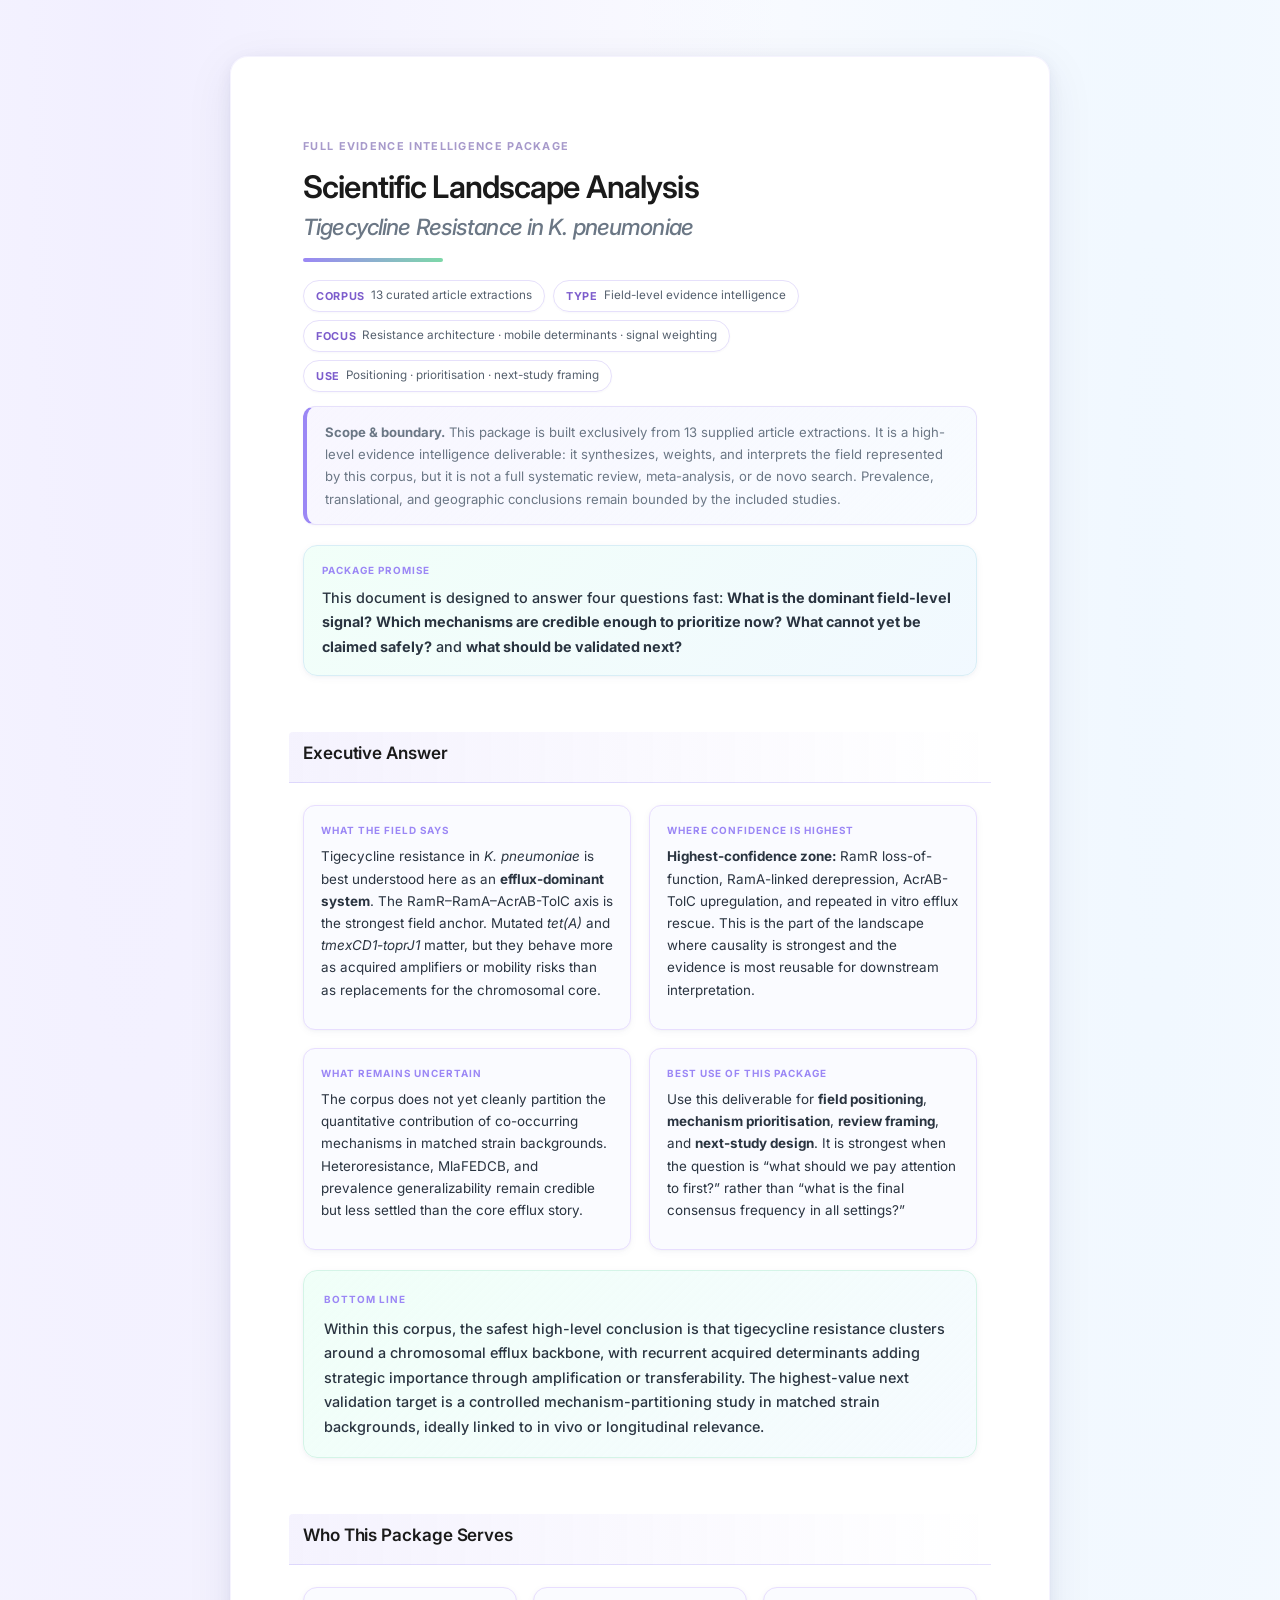
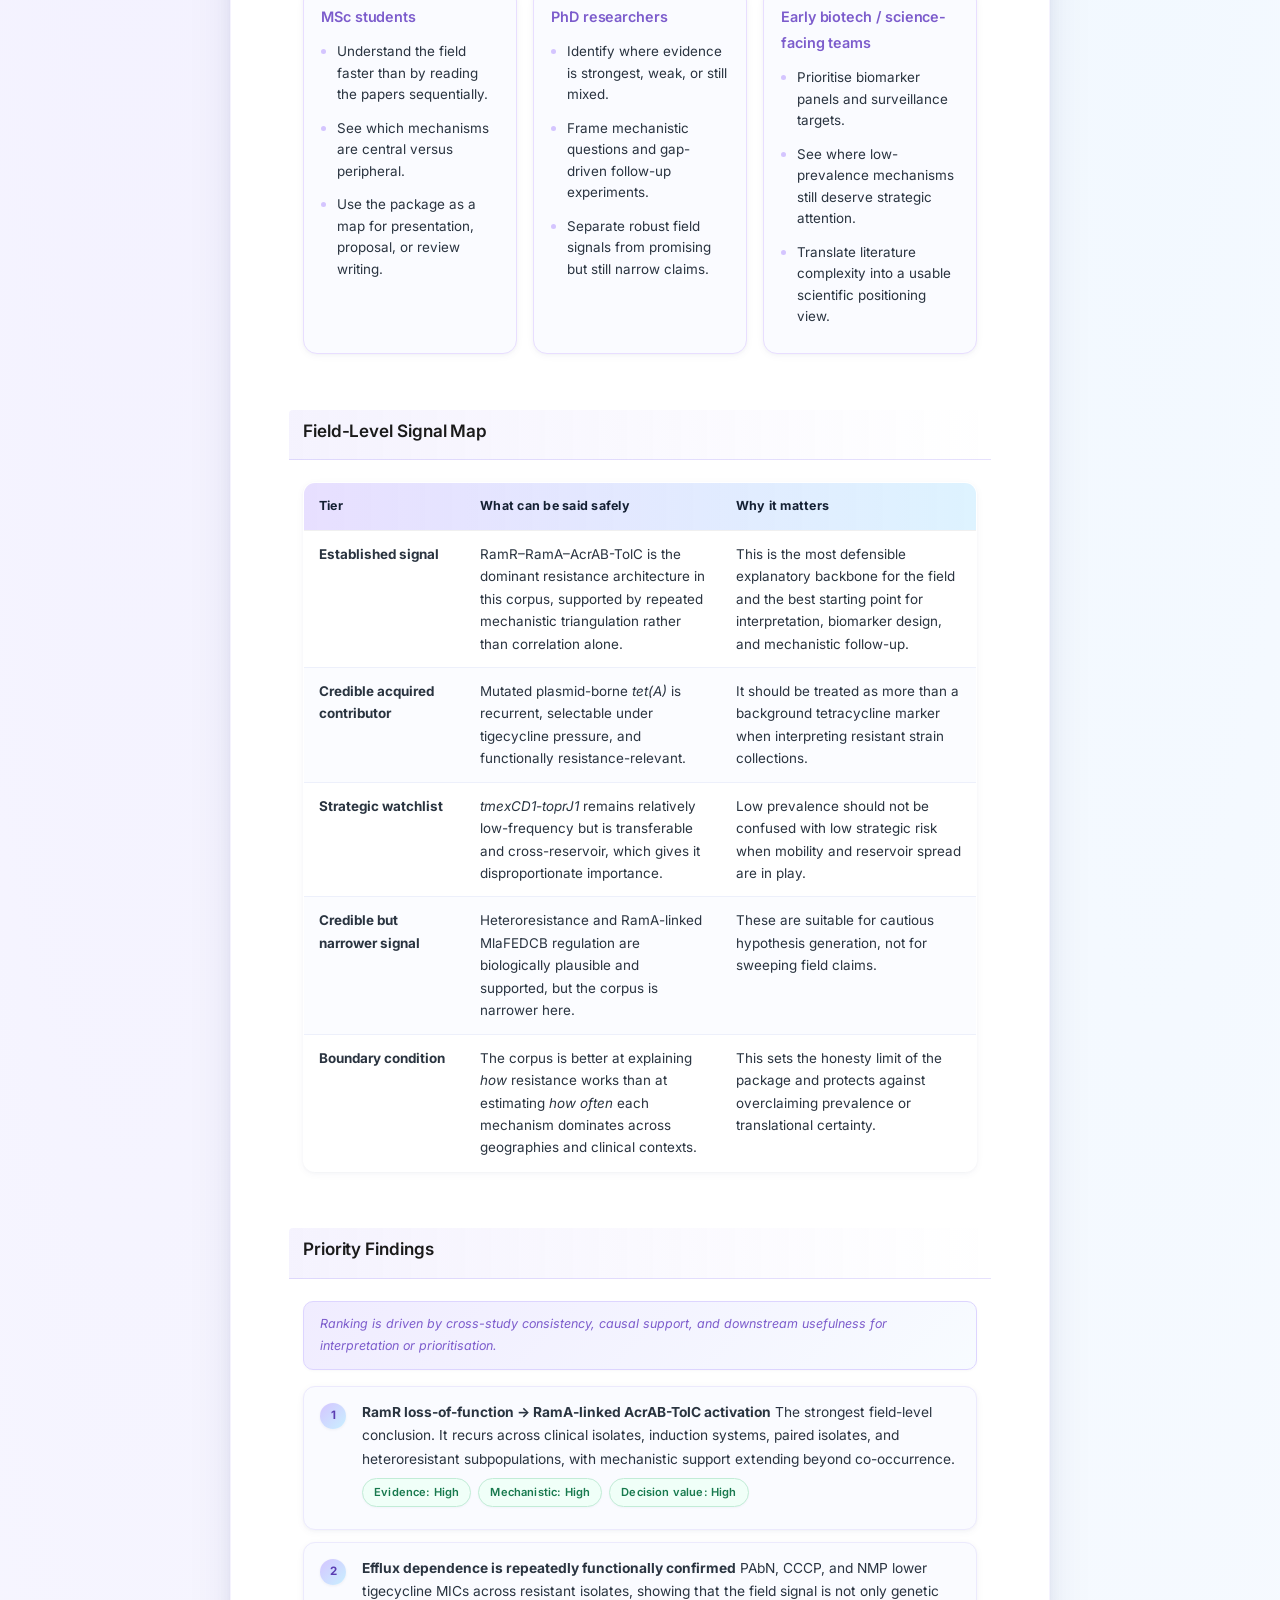
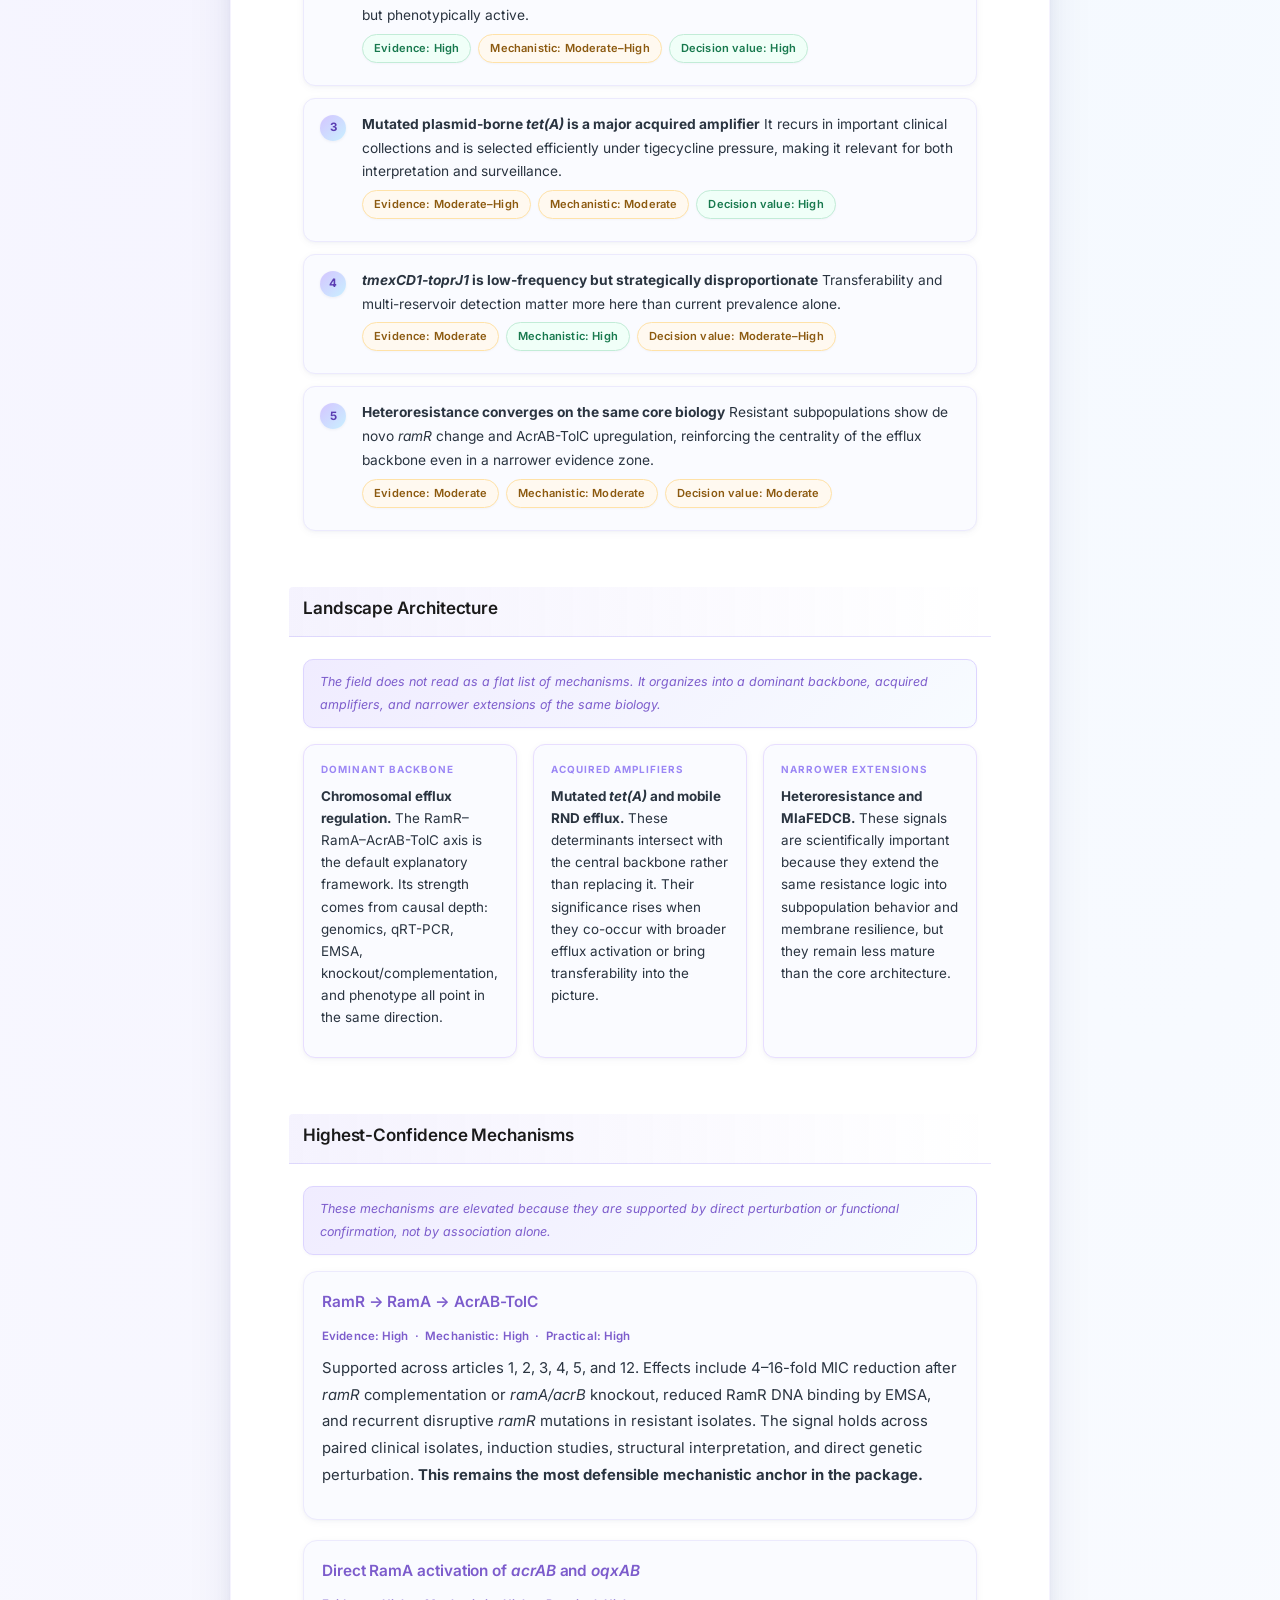
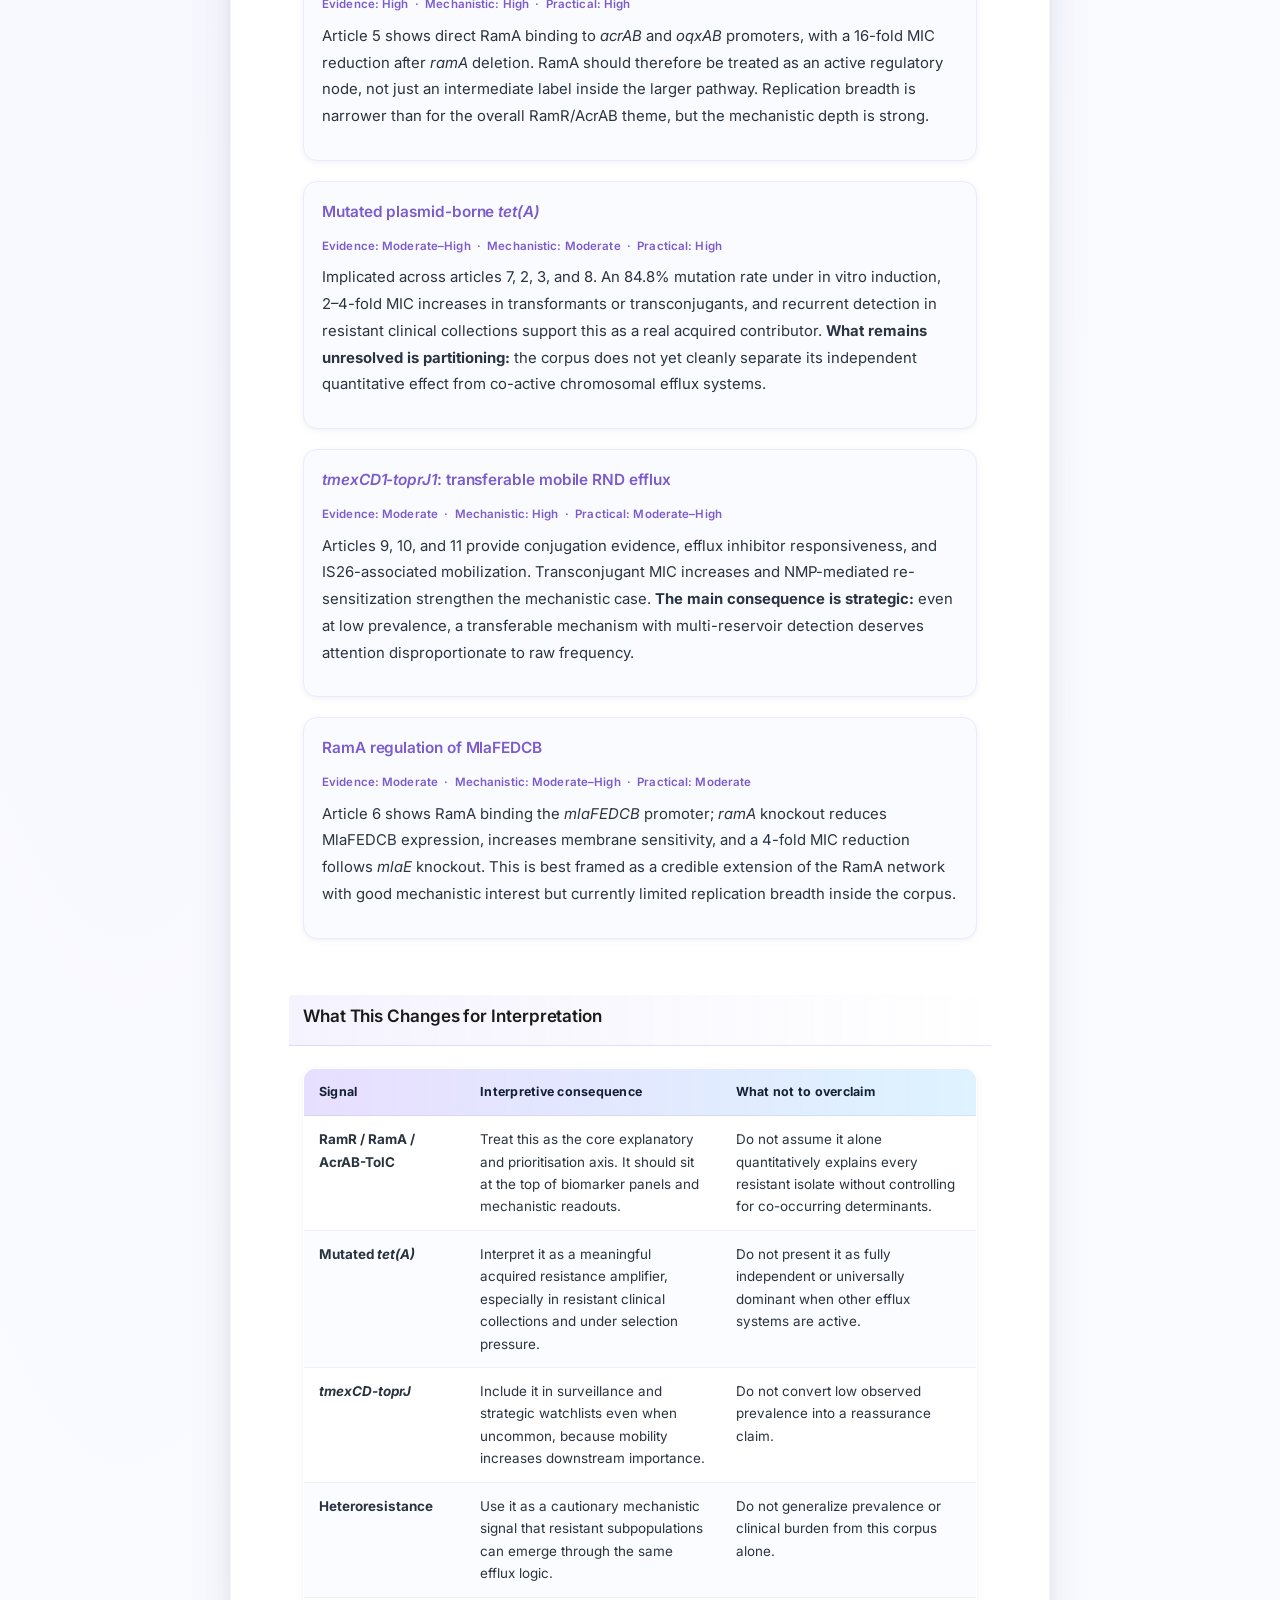
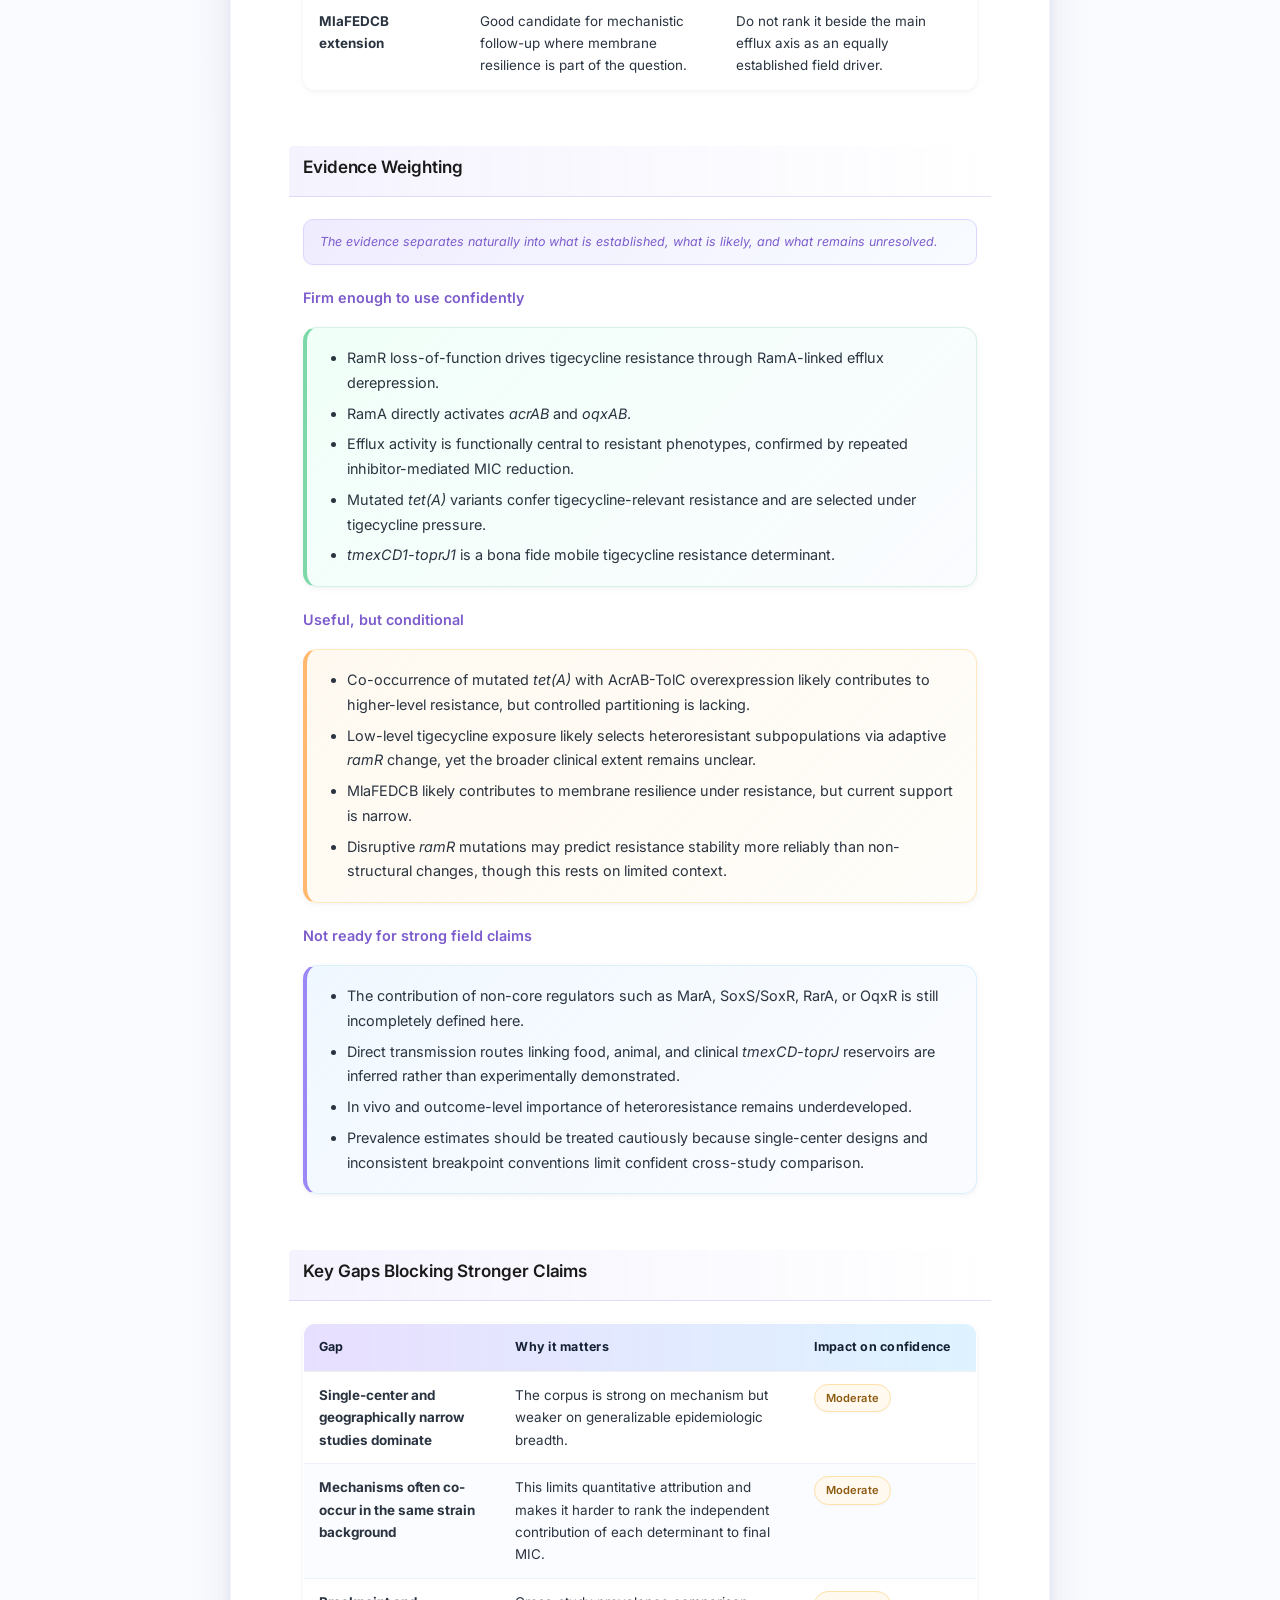
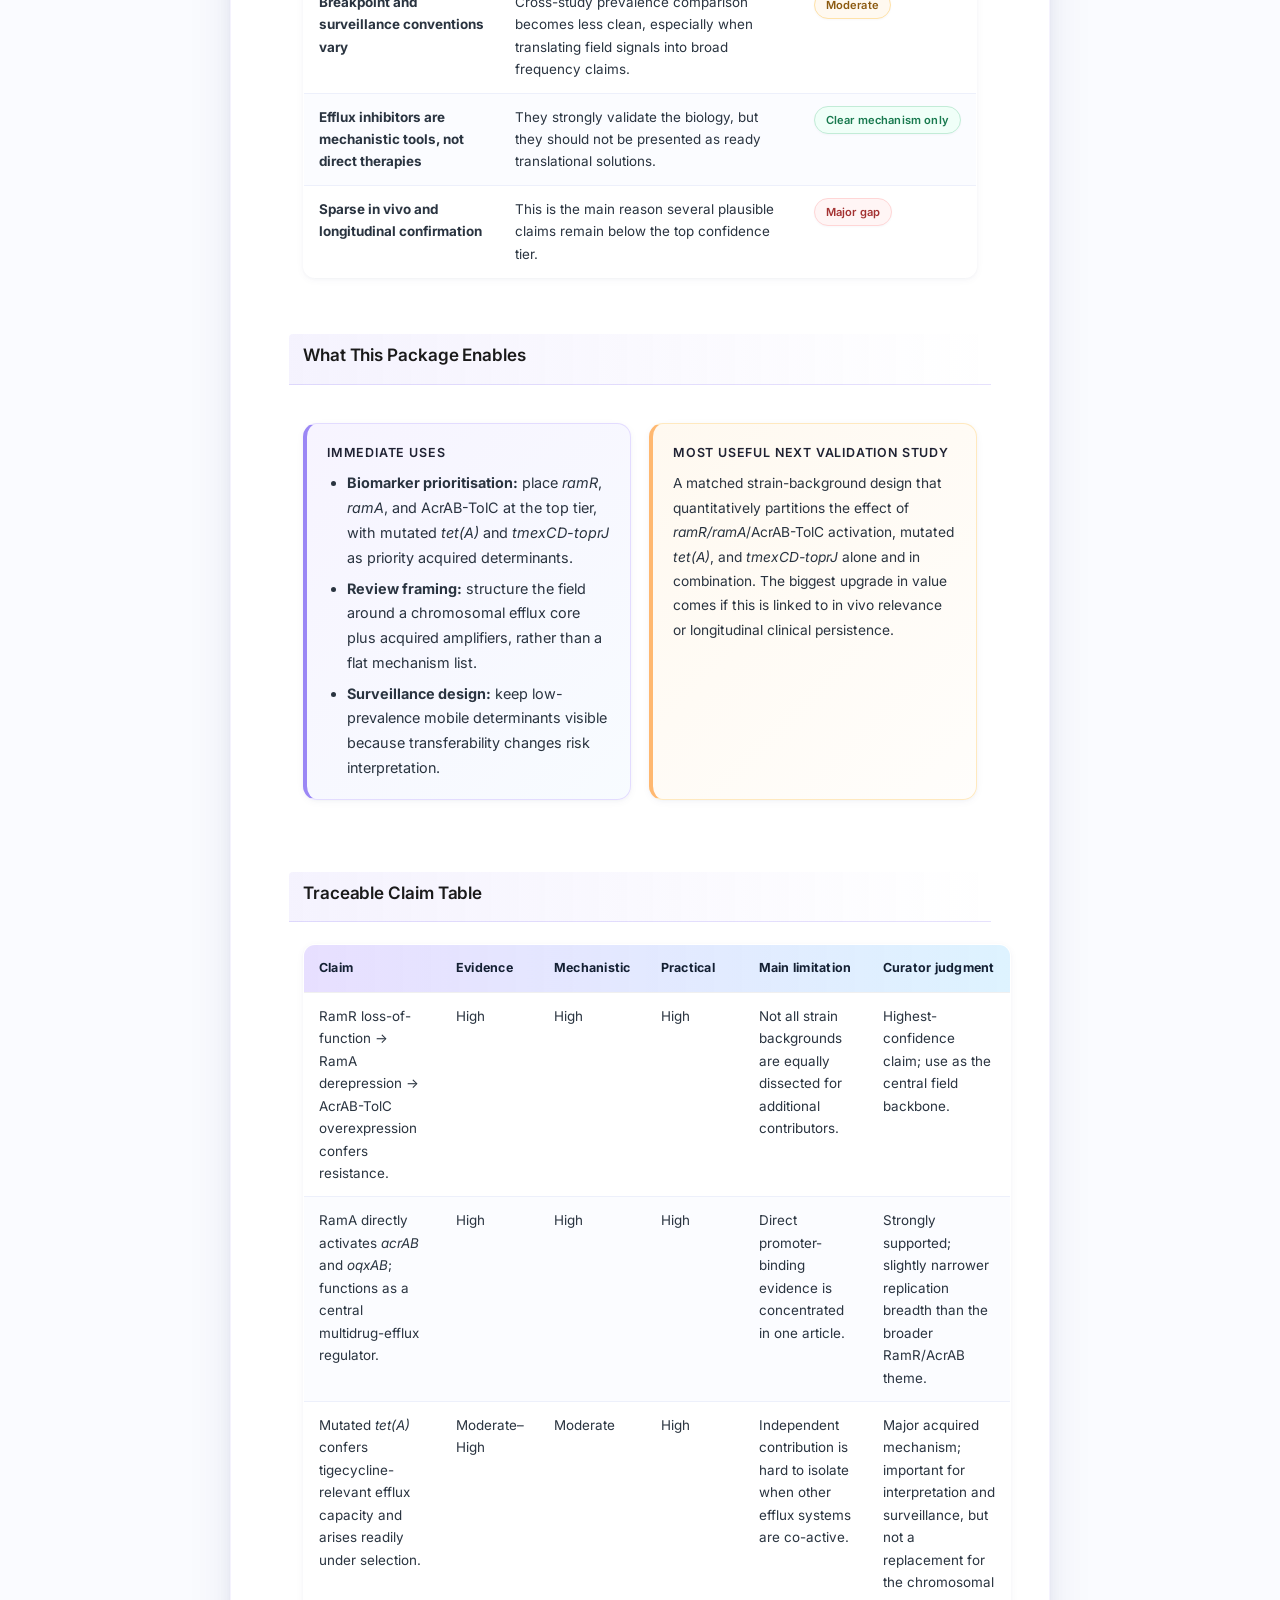
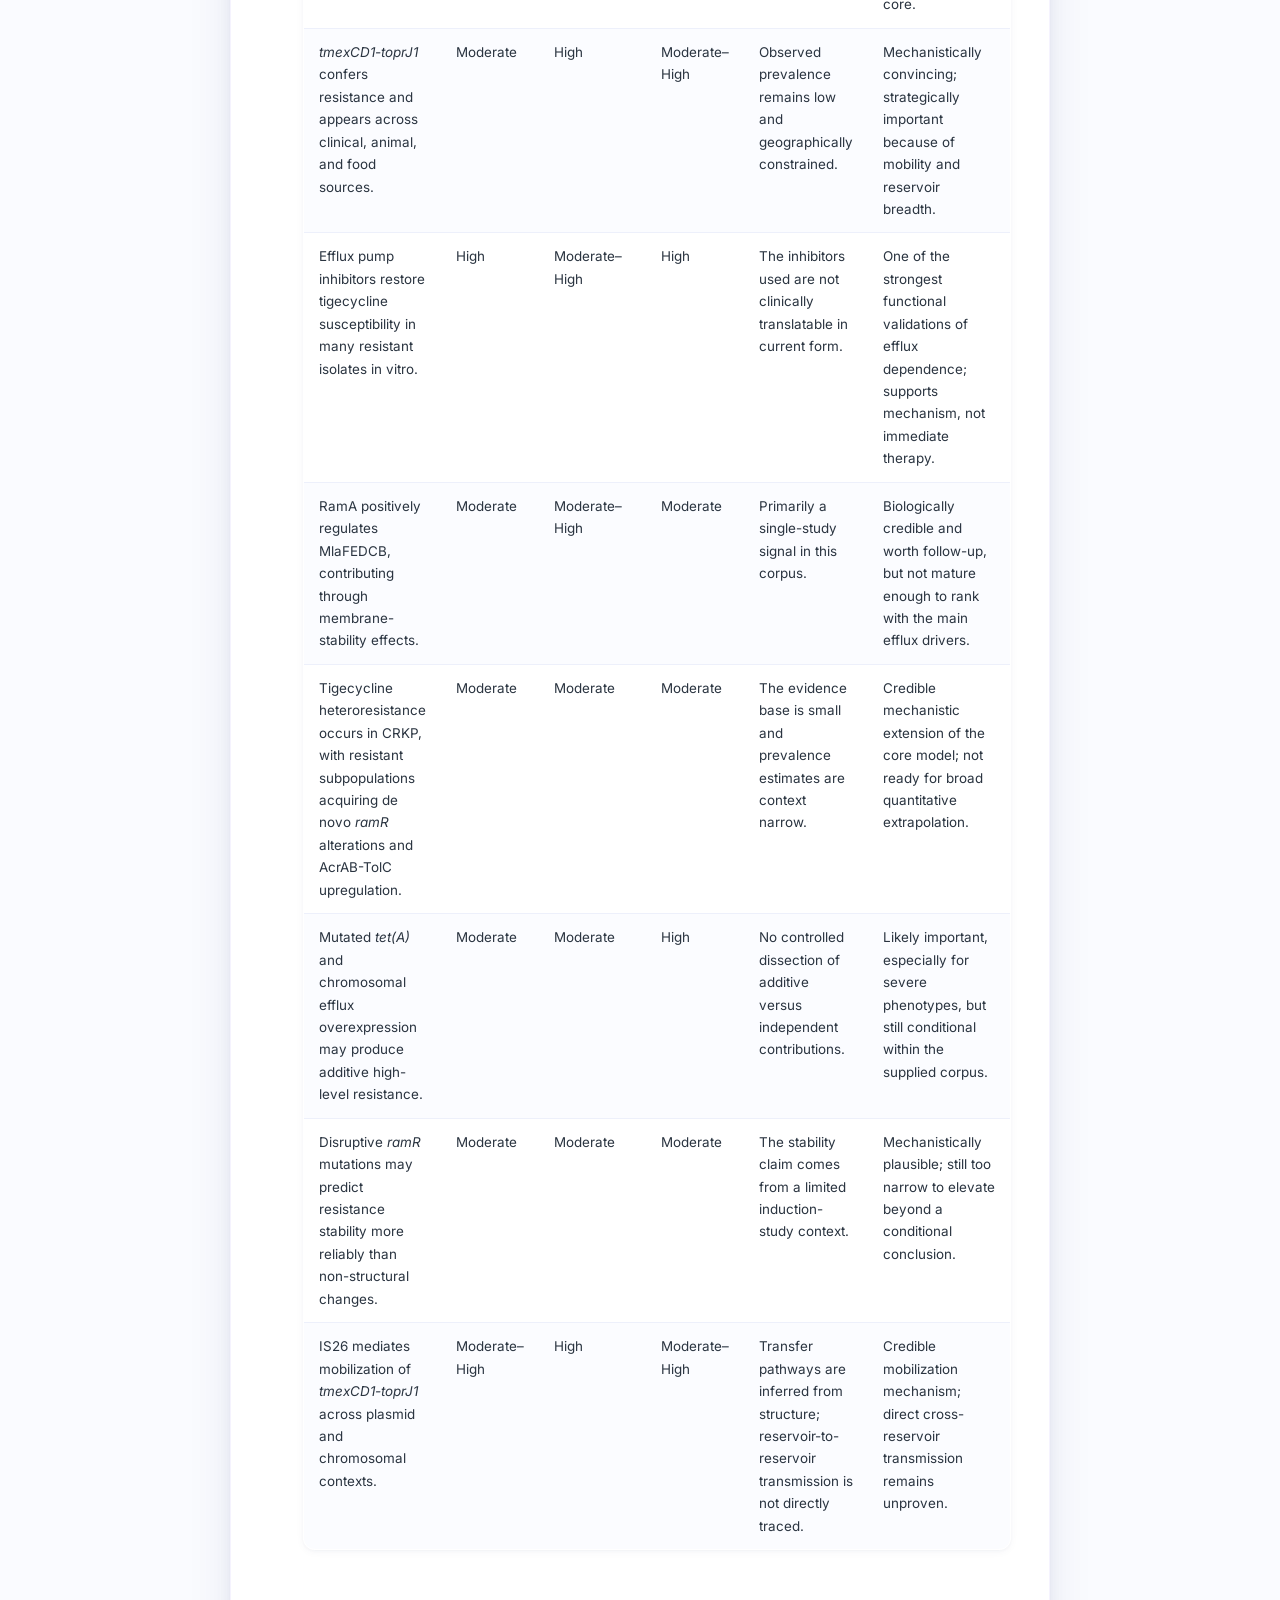
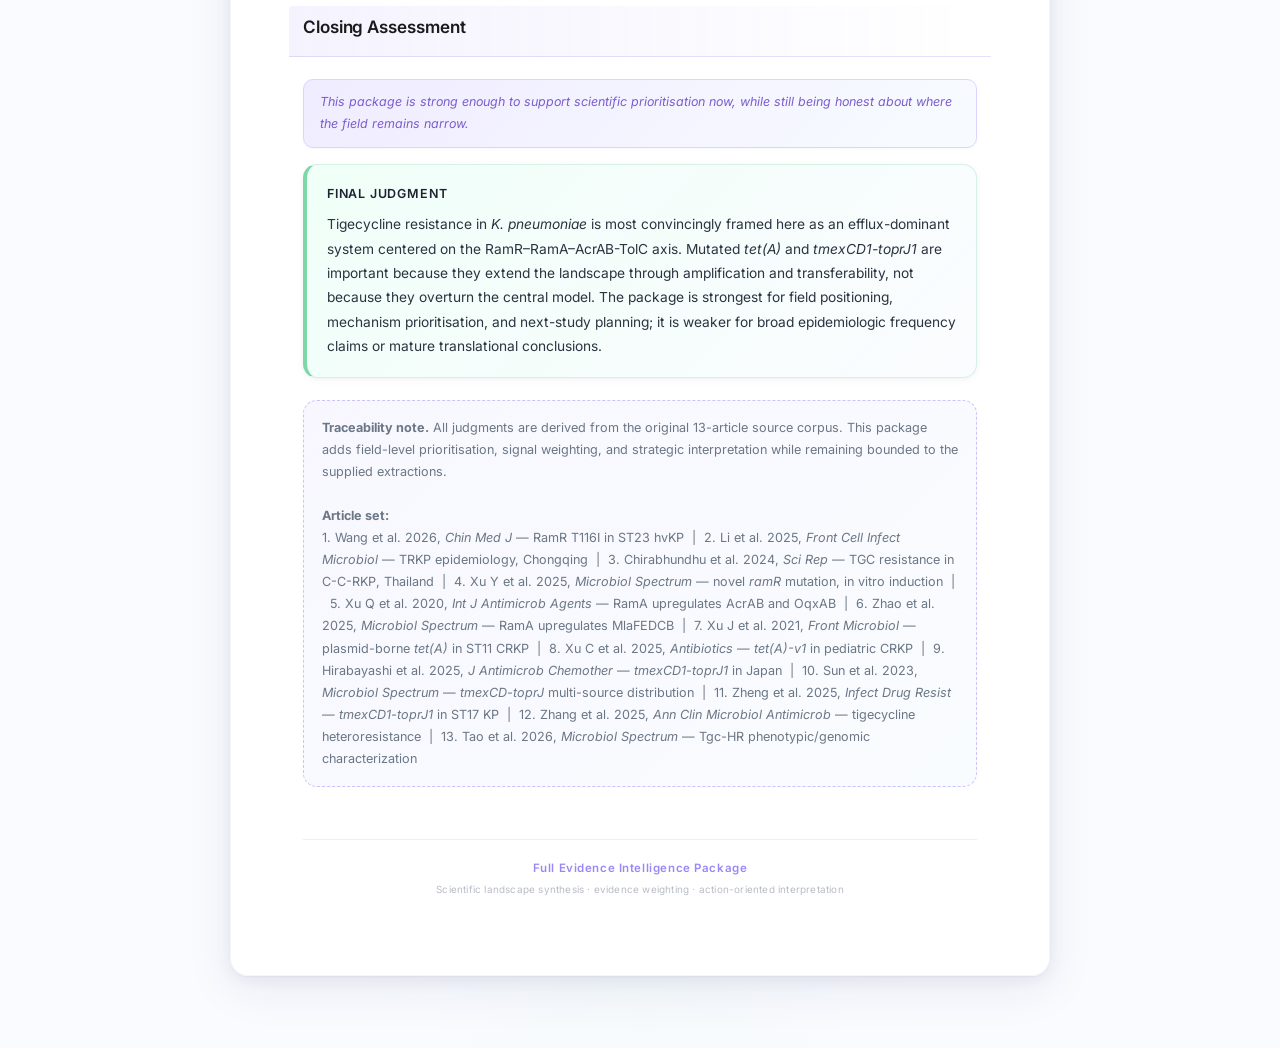
<file: samples/Scientific_Landscape_Analysis.html>
<!DOCTYPE html>
<html lang="en">
<head>
  <meta charset="UTF-8" />
  <meta name="viewport" content="width=device-width, initial-scale=1" />
  <title>Full Evidence Intelligence Package | Scientific Landscape Analysis</title>
  <link href="https://fonts.googleapis.com/css2?family=Inter:wght@400;500;600;700;800&display=swap" rel="stylesheet" />
  <style>

    :root {
      --bg-page: #fafbff;
      --bg-card: #ffffff;
      --text-main: #2a3440;
      --text-muted: #6b7785;
      --text-soft: #8a94a3;

      --purple-main: #9b87f5;
      --purple-soft: #d4c5ff;
      --purple-bg: #e8deff;
      --purple-bg-2: #f0e5ff;
      --purple-strong: #7c5ccc;

      --mint-bg: #f0fff8;
      --mint-soft: #d4f4e7;
      --mint-strong: #7dd8a8;

      --yellow-bg: #fff9f0;
      --yellow-soft: #fff4d6;
      --yellow-strong: #ffb870;

      --red-bg: #fff5f5;
      --red-soft: #ffd6d6;
      --red-strong: #d55050;

      --blue-bg: #f0f8ff;
      --blue-soft: #c9f0ff;
      --blue-strong: #4b88d6;

      --border-soft: rgba(155, 135, 245, 0.10);
      --border-table: #edf0fb;

      --shadow-soft:
        0 8px 48px rgba(30, 40, 90, 0.09),
        0 2px 8px rgba(30, 40, 90, 0.04);
      --shadow-card-inset: 0 2px 8px rgba(30, 40, 90, 0.04);

      --radius-card: 18px;
      --radius-soft: 10px;
      --radius-pill: 999px;

      --font-main: 'Inter', -apple-system, BlinkMacSystemFont, "Segoe UI", sans-serif;
    }

    * {
      box-sizing: border-box;
    }

    html, body {
      margin: 0;
      padding: 0;
      background:
        radial-gradient(ellipse at 10% 0%, rgba(212, 197, 255, 0.22), transparent 40%),
        radial-gradient(ellipse at 90% 5%, rgba(181, 228, 255, 0.14), transparent 32%),
        radial-gradient(ellipse at 50% 100%, rgba(212, 244, 231, 0.10), transparent 30%),
        var(--bg-page);
      color: var(--text-main);
      font-family: var(--font-main);
      line-height: 1.8;
      -webkit-font-smoothing: antialiased;
      -moz-osx-font-smoothing: grayscale;
    }

    body {
      display: flex;
      justify-content: center;
      padding: 56px 16px 72px;
    }

    .report-container {
      width: 100%;
      max-width: 820px;
      background: rgba(255,255,255,0.97);
      border-radius: var(--radius-card);
      border: 1px solid var(--border-soft);
      box-shadow:
        0 1px 2px rgba(30, 40, 90, 0.04),
        0 4px 16px rgba(30, 40, 90, 0.06),
        0 12px 48px rgba(30, 40, 90, 0.08);
      padding: 80px 72px 76px;
    }

    @media (max-width: 900px) {
      body {
        padding: 24px 12px 44px;
      }

      .report-container {
        padding: 40px 24px 36px;
        border-radius: 14px;
      }
    }

    /* Typography */

    h1, h2, h3, h4 {
      margin: 0;
      color: #1a1a1a;
      font-weight: 600;
    }

    h1 {
      font-size: 1.95rem;
      line-height: 1.2;
      letter-spacing: -0.028em;
      margin-bottom: 6px;
    }

    .h1-underline {
      width: 140px;
      height: 4px;
      margin-top: 15px;
      border-radius: var(--radius-pill);
      background: linear-gradient(90deg, var(--purple-main), var(--mint-strong));
    }

    h2 {
      font-size: 1.07rem;
      margin-top: 56px;
      margin-bottom: 22px;
      padding: 6px 0 13px 14px;
      margin-left: -14px;
      margin-right: -14px;
      letter-spacing: -0.005em;
      border-bottom: 1px solid rgba(155, 135, 245, 0.25);
      background: linear-gradient(90deg, rgba(155, 135, 245, 0.10), rgba(181, 228, 255, 0));
      border-radius: 4px 4px 0 0;
    }

    h3 {
      font-size: 0.96rem;
      margin-top: 30px;
      margin-bottom: 10px;
      color: var(--purple-strong);
      letter-spacing: -0.005em;
    }

    h4 {
      font-size: 0.9rem;
      margin-top: 20px;
      margin-bottom: 8px;
      color: var(--purple-strong);
    }

    p {
      margin: 0 0 14px 0;
      font-size: 0.93rem;
    }

    .subtitle {
      font-size: 0.96rem;
      color: var(--text-muted);
      margin-bottom: 18px;
      line-height: 1.7;
    }

    .tagline {
      font-size: 0.8rem;
      color: var(--text-muted);
      margin-top: 10px;
      line-height: 1.7;
    }

    /* Header */

    .report-header {
      margin-bottom: 18px;
    }

    .product-family {
      font-size: 0.68rem;
      font-weight: 700;
      letter-spacing: 0.12em;
      text-transform: uppercase;
      color: #a79acb;
      margin-bottom: 12px;
    }

    /* Meta strip */

    .meta-strip {
      display: flex;
      flex-wrap: wrap;
      gap: 8px;
      margin-top: 18px;
      margin-bottom: 4px;
    }

    .meta-pill {
      display: inline-flex;
      align-items: center;
      gap: 6px;
      padding: 7px 12px;
      border-radius: var(--radius-pill);
      background: rgba(255,255,255,0.85);
      border: 1px solid #e6e0fb;
      font-size: 0.73rem;
      line-height: 1.35;
      color: #55606e;
      box-shadow: 0 1px 2px rgba(30, 40, 90, 0.03);
    }

    .meta-pill strong {
      font-size: 0.68rem;
      text-transform: uppercase;
      letter-spacing: 0.06em;
      color: var(--purple-strong);
      font-weight: 700;
    }

    /* Summary / snapshot */

    .summary-grid,
    .exec-snapshot-grid,
    .section-grid-2 {
      display: grid;
      gap: 20px;
      grid-template-columns: minmax(0, 1.2fr) minmax(0, 1fr);
    }

    .summary-cell {
      background: #fafbff;
      border: 1px solid var(--purple-bg);
      border-radius: 12px;
      padding: 18px 17px 16px;
      box-shadow:
        0 1px 3px rgba(30, 40, 90, 0.03),
        0 2px 8px rgba(30, 40, 90, 0.04);
      transition: box-shadow 0.2s ease, transform 0.2s ease;
    }

    .summary-cell:hover {
      box-shadow:
        0 2px 6px rgba(30, 40, 90, 0.05),
        0 6px 20px rgba(30, 40, 90, 0.06);
      transform: translateY(-1px);
    }

    .summary-cell .cell-label {
      display: block;
      margin-bottom: 5px;
      font-size: 0.62rem;
      font-weight: 700;
      text-transform: uppercase;
      letter-spacing: 0.10em;
      color: var(--purple-main);
    }

    .summary-cell p,
    .summary-cell li {
      font-size: 0.82rem;
      line-height: 1.55;
    }

    .exec-snapshot {
      margin-top: 24px;
      padding: 20px 20px 18px;
      border-radius: 14px;
      background: linear-gradient(135deg, var(--mint-bg), rgba(240, 248, 255, 0.6));
      border: 1px solid var(--mint-soft);
      box-shadow:
        0 1px 3px rgba(30, 40, 90, 0.03),
        0 2px 8px rgba(30, 40, 90, 0.04);
    }

    /* Dividers */

    .divider {
      height: 1px;
      margin: 44px 0;
      background: linear-gradient(
        90deg,
        rgba(155, 135, 245, 0.18),
        rgba(181, 228, 255, 0.08),
        transparent
      );
    }

    /* Callout boxes */

    .box,
    .info-box,
    .highlight-box,
    .warning-box,
    .note-box {
      border-radius: 14px;
      padding: 18px 20px;
      margin: 16px 0;
      border: 1px solid transparent;
      border-left: 4px solid transparent;
      box-shadow:
        0 1px 3px rgba(30, 40, 90, 0.03),
        0 2px 8px rgba(30, 40, 90, 0.04);
    }

    .info-box {
      background: linear-gradient(135deg, var(--blue-bg), rgba(250, 251, 255, 0.8));
      border-color: #dbeffd;
      border-left-color: var(--purple-main);
    }

    .highlight-box {
      background: linear-gradient(135deg, var(--mint-bg), rgba(250, 251, 255, 0.8));
      border-color: #d7f1e5;
      border-left-color: var(--mint-strong);
    }

    .warning-box {
      background: linear-gradient(135deg, var(--yellow-bg), rgba(255, 253, 250, 0.8));
      border-color: #ffe9bf;
      border-left-color: var(--yellow-strong);
    }

    .note-box {
      background: linear-gradient(135deg, #f7f6ff, rgba(240, 248, 255, 0.5));
      border-color: #e1defa;
      border-left-color: var(--purple-main);
    }

    .box-title {
      margin-bottom: 7px;
      font-size: 0.78rem;
      font-weight: 600;
      text-transform: uppercase;
      letter-spacing: 0.065em;
      color: #1f2233;
    }

    .box-body {
      font-size: 0.86rem;
      line-height: 1.77;
      color: var(--text-main);
    }

    /* Tables */

    table {
      width: 100%;
      margin: 12px 0 20px 0;
      border-collapse: collapse;
      border: 1px solid var(--border-table);
      border-radius: 12px;
      overflow: hidden;
      font-size: 0.84rem;
      box-shadow:
        0 1px 3px rgba(30, 40, 90, 0.03),
        0 2px 8px rgba(30, 40, 90, 0.04);
    }

    thead {
      background: linear-gradient(90deg, rgba(212, 197, 255, 0.55), rgba(181, 228, 255, 0.45));
    }

    th, td {
      padding: 12px 15px;
      text-align: left;
      vertical-align: top;
    }

    th {
      font-size: 0.78rem;
      font-weight: 700;
      color: #142033;
      letter-spacing: 0.02em;
      white-space: nowrap;
      border-bottom: 1px solid rgba(0, 0, 0, 0.06);
    }

    td {
      line-height: 1.67;
      border-bottom: 1px solid var(--border-table);
    }

    tbody tr:nth-child(even) {
      background: rgba(250, 251, 255, 0.7);
    }

    tbody tr:hover {
      background: rgba(240, 229, 255, 0.14);
    }

    /* Visually separate the paired last columns in Evidence Triage */
    th.col-tier {
      background: rgba(212, 244, 231, 0.45);
      color: #18794e;
    }

    th.col-conf {
      background: rgba(181, 228, 255, 0.45);
      color: #255b98;
    }

    td.col-tier {
      background: rgba(212, 244, 231, 0.12);
      border-left: 2px solid #d4f4e7;
    }

    td.col-conf {
      background: rgba(181, 228, 255, 0.12);
      border-left: 2px solid #c9f0ff;
    }

    .compact-table-note {
      margin-top: -2px;
      margin-bottom: 10px;
      font-size: 0.78rem;
      color: var(--text-muted);
    }

    /* Badges */

    .badge-row {
      display: flex;
      flex-wrap: wrap;
      gap: 7px;
      margin: 10px 0 8px;
    }

    .badge {
      display: inline-flex;
      align-items: center;
      padding: 4px 11px;
      border-radius: var(--radius-pill);
      border: 1px solid transparent;
      font-size: 0.695rem;
      font-weight: 600;
      letter-spacing: 0.015em;
      white-space: nowrap;
      box-shadow: 0 1px 2px rgba(30, 40, 90, 0.03);
    }

    .badge-green {
      background: var(--mint-bg);
      border-color: #c2ecd7;
      color: #18794e;
    }

    .badge-red {
      background: var(--red-bg);
      border-color: var(--red-soft);
      color: #a33232;
    }

    .badge-yellow {
      background: var(--yellow-bg);
      border-color: #ffe2a8;
      color: #8c5a10;
    }

    .badge-blue {
      background: var(--blue-bg);
      border-color: var(--blue-soft);
      color: #255b98;
    }

    .badge-lilac {
      background: var(--purple-bg-2);
      border-color: var(--purple-soft);
      color: #5a3db2;
    }

    /* Lists */

    ul {
      margin: 8px 0 14px 0;
      padding-left: 20px;
      font-size: 0.9rem;
    }

    li {
      margin-bottom: 6px;
      line-height: 1.72;
    }

    li:last-child {
      margin-bottom: 0;
    }

    ul.clean {
      list-style: none;
      padding-left: 0;
      margin: 8px 0;
    }

    ul.clean li {
      position: relative;
      padding: 4px 0 4px 16px;
      font-size: 0.84rem;
      line-height: 1.6;
    }

    ul.clean li::before {
      content: "";
      position: absolute;
      left: 0;
      top: 12px;
      width: 5px;
      height: 5px;
      border-radius: 50%;
      background: var(--purple-soft);
    }

    /* Utility components */

    .scope-line {
      margin: 12px 0 10px;
      padding: 8px 14px;
      font-size: 0.73rem;
      font-weight: 500;
      color: var(--purple-strong);
      background: #f8f6ff;
      border: 1px solid #ede8ff;
      border-radius: 7px;
    }

    .legend {
      display: flex;
      flex-wrap: wrap;
      gap: 14px;
      margin: 8px 0 4px 0;
      padding: 10px 14px;
      font-size: 0.71rem;
      color: #6b7a8a;
      background: #fafbff;
      border: 1px solid #f0eff4;
      border-radius: 7px;
    }

    .legend-item {
      display: inline-flex;
      align-items: center;
      gap: 5px;
    }

    .theme-label {
      margin-top: 22px;
      margin-bottom: 8px;
      padding-bottom: 3px;
      border-bottom: 1px dashed var(--purple-bg);
      font-size: 0.66rem;
      font-weight: 700;
      text-transform: uppercase;
      letter-spacing: 0.10em;
      color: var(--purple-main);
    }

    .mech-row {
      margin-bottom: 10px;
      padding: 14px 16px;
      font-size: 0.83rem;
      background: #fafbff;
      border: 1px solid #eceafd;
      border-radius: 11px;
      box-shadow: 0 1px 3px rgba(30, 40, 90, 0.03);
      transition: box-shadow 0.2s ease;
    }

    .mech-row:hover {
      box-shadow: 0 2px 8px rgba(30, 40, 90, 0.06);
    }

    .mech-row p {
      margin-bottom: 4px;
    }

    .mech-meta {
      display: flex;
      flex-wrap: wrap;
      gap: 8px;
      align-items: center;
    }

    .appendix-block {
      margin-top: 20px;
      padding: 16px 18px;
      font-size: 0.82rem;
      line-height: 1.75;
      background: linear-gradient(135deg, #f8f7ff, rgba(240, 248, 255, 0.4));
      border: 1px dashed #cbc3ff;
      border-radius: 14px;
    }

    .ev {
      font-size: 0.71rem;
      font-style: italic;
      color: #8a7cb8;
    }

    /* Footer */

    .report-footer {
      margin-top: 52px;
      padding-top: 18px;
      text-align: center;
      border-top: 1px solid rgba(155, 135, 245, 0.15);
    }

    .report-footer .brand {
      font-size: 0.72rem;
      font-weight: 600;
      letter-spacing: 0.05em;
      color: var(--purple-main);
    }

    .report-footer .sub {
      margin-top: 2px;
      font-size: 0.62rem;
      letter-spacing: 0.02em;
      color: #b8bcc6;
    }

    /* Responsive grids */

    @media (max-width: 720px) {
      .summary-grid,
      .exec-snapshot-grid,
      .section-grid-2 {
        grid-template-columns: 1fr;
      }
    }

    /* Print */

    @media print {
      body {
        padding: 0;
        background: #fff;
      }

      .report-container {
        border: none;
        border-radius: 0;
        box-shadow: none;
        padding: 40px 36px;
      }
    }
  
  
    /* ── Aliases & bridges ─────────────────────────────────────── */
    .page, .doc {
      width: 100%; max-width: 820px; background: rgba(255,255,255,0.97);
      border-radius: var(--radius-card); border: 1px solid var(--border-soft);
      box-shadow: 0 1px 2px rgba(30,40,90,0.04), 0 4px 16px rgba(30,40,90,0.06), 0 12px 48px rgba(30,40,90,0.08);
      padding: 80px 72px 76px;
    }
    @media (max-width: 900px) { .page, .doc { padding: 40px 24px 36px; border-radius: 14px; } }
    .hero, .doc-header { margin-bottom: 22px; }
    .eyebrow { font-size:.68rem; font-weight:700; letter-spacing:.12em; text-transform:uppercase; color:#a79acb; margin-bottom:12px; }
    .h1-sub { font-size:1.4rem; color:var(--text-muted); font-weight:500; }
    .h1-rule { width:140px; height:4px; margin-top:15px; border-radius:var(--radius-pill); background:linear-gradient(90deg,var(--purple-main),var(--mint-strong)); }
    .content { margin-top:32px; }
    .section { margin-bottom:18px; }
    .scope-note { margin:14px 0 4px; padding:14px 18px; font-size:.82rem; line-height:1.7; color:var(--text-muted); background:linear-gradient(135deg,#f8f6ff,rgba(240,248,255,0.5)); border:1px solid #e6e0fb; border-left:4px solid var(--purple-main); border-radius:12px; box-shadow:0 1px 3px rgba(30,40,90,0.03); }
    .section-intro { font-size:.87rem; color:var(--text-muted); margin-bottom:12px; line-height:1.7; }
    /* Bottom line */
    .bottomline { margin:20px 0 12px; padding:20px 20px 18px; border-radius:14px; background:linear-gradient(135deg,var(--mint-bg),rgba(240,248,255,0.6)); border:1px solid var(--mint-soft); box-shadow:0 1px 3px rgba(30,40,90,0.03),0 2px 8px rgba(30,40,90,0.04); }
    .bottomline-title { font-size:.62rem; font-weight:700; text-transform:uppercase; letter-spacing:.10em; color:var(--purple-main); margin-bottom:8px; }
    .answer { font-size:.9rem; line-height:1.7; color:var(--text-main); font-weight:500; }
    /* Grids */
    .grid-2 { display:grid; gap:18px; grid-template-columns:1fr 1fr; margin:16px 0; }
    .grid-3 { display:grid; gap:16px; grid-template-columns:repeat(3,1fr); margin:16px 0; }
    @media (max-width:720px) { .grid-2,.grid-3 { grid-template-columns:1fr; } }
    /* Cards */
    .card { background:#fafbff; border:1px solid var(--purple-bg); border-radius:12px; padding:16px 17px 14px; font-size:.86rem; line-height:1.65; box-shadow:0 1px 3px rgba(30,40,90,0.03),0 2px 8px rgba(30,40,90,0.04); transition:box-shadow 0.2s ease,transform 0.2s ease; }
    .card:hover { box-shadow:0 2px 6px rgba(30,40,90,0.05),0 6px 20px rgba(30,40,90,0.06); transform:translateY(-1px); }
    .card.soft { background:linear-gradient(135deg,#f4f0ff,rgba(240,248,255,0.4)); border-color:#ded6f9; }
    .card .label,.card>.label { display:block; margin-bottom:7px; font-size:.62rem; font-weight:700; text-transform:uppercase; letter-spacing:.10em; color:var(--purple-main); }
    .card p { font-size:.84rem; }
    /* Ratings */
    .rating-row { display:flex; flex-wrap:wrap; gap:6px; margin:8px 0; }
    .rating { display:inline-flex; align-items:center; padding:3px 10px; border-radius:var(--radius-pill); border:1px solid transparent; font-size:.67rem; font-weight:600; letter-spacing:.01em; white-space:nowrap; }
    .rating.high { background:var(--mint-bg); border-color:#c2ecd7; color:#18794e; }
    .rating.moderate { background:var(--yellow-bg); border-color:#ffe2a8; color:#8c5a10; }
    .rating.low { background:var(--red-bg); border-color:var(--red-soft); color:#a33232; }
    /* Bullets */
    ul.bullets { list-style:none; padding-left:0; margin:8px 0; }
    ul.bullets li { position:relative; padding:3px 0 3px 16px; font-size:.84rem; line-height:1.6; }
    ul.bullets li::before { content:""; position:absolute; left:0; top:11px; width:5px; height:5px; border-radius:50%; background:var(--purple-soft); }
    /* Inline spans */
    .kicker { font-weight:600; color:var(--purple-strong); }
    .trace { display:inline-block; margin:2px 4px 2px 0; padding:1px 7px; border-radius:5px; background:#f0ecff; border:1px solid #d8cfff; font-size:.65rem; font-family:'SFMono-Regular','Consolas',monospace; color:#5a3db2; letter-spacing:.01em; }
    /* Theme blocks */
    .theme { margin-bottom:22px; padding:18px 20px 16px; border-radius:14px; background:#fafbff; border:1px solid #eceafd; box-shadow:0 1px 3px rgba(30,40,90,0.03),0 2px 8px rgba(30,40,90,0.04); }
    .theme-head { margin-bottom:14px; padding-bottom:12px; border-bottom:1px solid #eceafd; }
    .theme-head h3 { margin-top:0; margin-bottom:8px; }
    .theme-grid { display:grid; gap:18px; grid-template-columns:1fr 1fr; }
    @media (max-width:720px) { .theme-grid { grid-template-columns:1fr; } }
    /* TOC */
    .toc { display:flex; flex-wrap:wrap; gap:8px; margin:10px 0 14px; }
    .toc a { display:inline-flex; align-items:center; padding:6px 14px; border-radius:var(--radius-pill); background:#f0ecff; border:1px solid #ded6f9; font-size:.73rem; font-weight:500; color:var(--purple-strong); text-decoration:none; transition:background 0.15s ease,box-shadow 0.15s ease; box-shadow:0 1px 2px rgba(30,40,90,0.03); }
    .toc a:hover { background:#e6dfff; box-shadow:0 2px 6px rgba(30,40,90,0.06); }
    td.verdict { font-weight:600; color:var(--purple-strong); }
    .callout { margin:14px 0; padding:14px 18px; font-size:.84rem; background:linear-gradient(135deg,#fff9f0,rgba(255,253,248,0.8)); border:1px solid #ffe9bf; border-left:4px solid var(--yellow-strong); border-radius:12px; box-shadow:0 1px 3px rgba(30,40,90,0.03); }
    .strip { display:flex; gap:8px; flex-wrap:wrap; margin-top:10px; }
    /* Meta grid */
    .meta-grid { display:grid; grid-template-columns:repeat(3,1fr); gap:12px; margin-top:18px; }
    @media (max-width:720px) { .meta-grid { grid-template-columns:1fr; } }
    .meta-card { padding:12px 14px; border-radius:11px; background:#fafbff; border:1px solid #eceafd; font-size:.78rem; box-shadow:0 1px 3px rgba(30,40,90,0.03); }
    .meta-card .k { font-size:.62rem; font-weight:700; text-transform:uppercase; letter-spacing:.08em; color:var(--purple-main); margin-bottom:4px; }
    .meta-card .v { color:var(--text-muted); line-height:1.5; }
    p.small, .small { font-size:.78rem; color:var(--text-muted); line-height:1.6; }
    /* File 1 extras */
    .header-card { margin-top:22px; padding:18px 20px; border-radius:14px; background:#fafbff; border:1px solid #eceafd; box-shadow:0 1px 3px rgba(30,40,90,0.03),0 2px 8px rgba(30,40,90,0.04); }
    .header-grid { display:grid; gap:22px; grid-template-columns:1fr 1fr; }
    @media (max-width:720px) { .header-grid { grid-template-columns:1fr; } }
    .meta-pair { margin-bottom:12px; }
    .meta-label { display:block; font-size:.62rem; font-weight:700; text-transform:uppercase; letter-spacing:.09em; color:var(--purple-main); margin-bottom:3px; }
    .meta-value { font-size:.82rem; color:var(--text-main); line-height:1.6; }
    .takeaway-block { margin-top:16px; padding:14px 16px; background:linear-gradient(135deg,#f0ecff,rgba(240,248,255,0.4)); border-radius:11px; border:1px solid #ddd5ff; }
    .exec-label { font-size:.62rem; font-weight:700; text-transform:uppercase; letter-spacing:.09em; color:var(--purple-main); margin-bottom:12px; }
    .col-short { width:110px; }
    .col-badge { width:190px; }
    .table-wrap { overflow-x:auto; }
    .key-finding-box { margin-top:20px; }
    .key-finding-badge { display:inline-block; margin-bottom:8px; padding:3px 11px; border-radius:var(--radius-pill); background:var(--purple-bg-2); border:1px solid var(--purple-soft); font-size:.65rem; font-weight:700; text-transform:uppercase; letter-spacing:.07em; color:#5a3db2; box-shadow:0 1px 2px rgba(30,40,90,0.03); }
    h3.signpost { margin-top:34px; margin-bottom:6px; font-size:.68rem; font-weight:700; text-transform:uppercase; letter-spacing:.10em; color:var(--purple-main); border:none; }
    /* File 3 extras */
    .snapshot-grid { display:grid; gap:18px; grid-template-columns:1.4fr 1fr; }
    @media (max-width:720px) { .snapshot-grid { grid-template-columns:1fr; } }
    .snapshot-cell { background:#fafbff; border:1px solid var(--purple-bg); border-radius:12px; padding:16px 17px 14px; box-shadow:0 1px 3px rgba(30,40,90,0.03),0 2px 8px rgba(30,40,90,0.04); transition:box-shadow 0.2s ease,transform 0.2s ease; }
    .snapshot-cell:hover { box-shadow:0 2px 6px rgba(30,40,90,0.05),0 6px 20px rgba(30,40,90,0.06); transform:translateY(-1px); }
    .snapshot-cell .cell-label { display:block; font-size:.62rem; font-weight:700; text-transform:uppercase; letter-spacing:.10em; color:var(--purple-main); margin-bottom:5px; }
    .verdict-bar { margin:12px 0 16px; padding:11px 16px; font-size:.78rem; font-style:italic; color:var(--purple-strong); background:linear-gradient(135deg,#f0ecff,rgba(240,248,255,0.5)); border-radius:10px; border:1px solid #ddd5ff; box-shadow:0 1px 3px rgba(30,40,90,0.03); }
    ol.ranked { counter-reset:ranked-counter; padding-left:0; list-style:none; margin:14px 0 20px; }
    ol.ranked li { counter-increment:ranked-counter; display:flex; gap:16px; padding:14px 16px; margin-bottom:12px; background:#fafbff; border:1px solid #eceafd; border-radius:12px; font-size:.86rem; box-shadow:0 1px 3px rgba(30,40,90,0.03),0 2px 8px rgba(30,40,90,0.04); transition:box-shadow 0.2s ease,transform 0.2s ease; }
    ol.ranked li:hover { box-shadow:0 2px 6px rgba(30,40,90,0.05),0 6px 20px rgba(30,40,90,0.06); transform:translateY(-1px); }
    ol.ranked li::before { content:counter(ranked-counter); flex-shrink:0; width:26px; height:26px; border-radius:50%; background:linear-gradient(135deg,var(--purple-soft),var(--blue-soft)); display:flex; align-items:center; justify-content:center; font-size:.72rem; font-weight:700; color:#5a3db2; margin-top:2px; box-shadow:0 1px 3px rgba(30,40,90,0.06); }
    .rank-body { flex:1; }
    .conf-label { font-size:.72rem; font-weight:600; color:var(--purple-strong); letter-spacing:.01em; margin:2px 0 8px; }
    .mech-block { margin-bottom:20px; padding:16px 18px; border-radius:14px; background:#fafbff; border:1px solid #eceafd; box-shadow:0 1px 3px rgba(30,40,90,0.03),0 2px 8px rgba(30,40,90,0.04); transition:box-shadow 0.2s ease; }
    .mech-block:hover { box-shadow:0 2px 6px rgba(30,40,90,0.05),0 6px 20px rgba(30,40,90,0.06); }
    .box-green { background:linear-gradient(135deg,var(--mint-bg),rgba(250,251,255,0.8)); border-color:#d7f1e5; border-left-color:var(--mint-strong); }
    .box-yellow { background:linear-gradient(135deg,var(--yellow-bg),rgba(255,253,248,0.8)); border-color:#ffe9bf; border-left-color:var(--yellow-strong); }
    .box-info { background:linear-gradient(135deg,var(--blue-bg),rgba(250,251,255,0.8)); border-color:#dbeffd; border-left-color:var(--purple-main); }
    .box-purple { background:linear-gradient(135deg,#f7f4ff,rgba(240,248,255,0.5)); border-color:#e3dcff; border-left-color:var(--purple-main); }
    .trace-block { margin-top:22px; padding:16px 18px; font-size:.79rem; line-height:1.75; color:var(--text-muted); background:linear-gradient(135deg,#f8f7ff,rgba(240,248,255,0.4)); border:1px dashed #cbc3ff; border-radius:14px; }
    .doc-footer { margin-top:52px; padding-top:18px; text-align:center; border-top:1px solid rgba(155,135,245,0.15); }
    .doc-footer .brand { font-size:.72rem; font-weight:600; letter-spacing:.05em; color:var(--purple-main); }
    .doc-footer .sub { margin-top:2px; font-size:.62rem; letter-spacing:.02em; color:#b8bcc6; }
    hr { border:none; border-top:1px solid rgba(155,135,245,0.12); margin:32px 0; }
  
.promise-bar {
  margin: 20px 0 12px;
  padding: 16px 18px;
  border-radius: 14px;
  background: linear-gradient(135deg, rgba(240,255,248,0.9), rgba(240,248,255,0.9));
  border: 1px solid #d8eef6;
  box-shadow: 0 1px 3px rgba(30,40,90,0.03), 0 2px 8px rgba(30,40,90,0.04);
}
.promise-title {
  font-size: .62rem;
  font-weight: 700;
  text-transform: uppercase;
  letter-spacing: .10em;
  color: var(--purple-main);
  margin-bottom: 6px;
}
.decision-table td:first-child { width: 24%; }
.decision-table td:nth-child(2) { width: 38%; }
.decision-table td:nth-child(3) { width: 38%; }
.micro-note {
  margin-top: 12px;
  font-size: .76rem;
  color: var(--text-muted);
  line-height: 1.65;
}
.use-case-card {
  background: #fafbff;
  border: 1px solid var(--purple-bg);
  border-radius: 14px;
  padding: 16px 17px 14px;
  box-shadow: 0 1px 3px rgba(30,40,90,0.03), 0 2px 8px rgba(30,40,90,0.04);
  transition: box-shadow 0.2s ease, transform 0.2s ease;
}
.use-case-card:hover {
  box-shadow: 0 2px 6px rgba(30,40,90,0.05), 0 6px 20px rgba(30,40,90,0.06);
  transform: translateY(-1px);
}
.use-case-card h3 {
  margin-top: 0;
  margin-bottom: 8px;
  font-size: .9rem;
}

  </style>
</head>

<body>
<main class="doc">

  <header class="doc-header">
    <div class="eyebrow">Full Evidence Intelligence Package</div>
    <h1>Scientific Landscape Analysis<br><span class="h1-sub"><em>Tigecycline Resistance in K. pneumoniae</em></span></h1>
    <div class="h1-rule"></div>

    <div class="meta-strip">
      <div class="meta-pill"><strong>Corpus</strong> 13 curated article extractions</div>
      <div class="meta-pill"><strong>Type</strong> Field-level evidence intelligence</div>
      <div class="meta-pill"><strong>Focus</strong> Resistance architecture · mobile determinants · signal weighting</div>
      <div class="meta-pill"><strong>Use</strong> Positioning · prioritisation · next-study framing</div>
    </div>

    <div class="scope-note">
      <strong>Scope &amp; boundary.</strong> This package is built exclusively from 13 supplied article extractions. It is a high-level evidence intelligence deliverable: it synthesizes, weights, and interprets the field represented by this corpus, but it is not a full systematic review, meta-analysis, or de novo search. Prevalence, translational, and geographic conclusions remain bounded by the included studies.
    </div>

    <div class="promise-bar">
      <div class="promise-title">Package promise</div>
      <div class="answer">This document is designed to answer four questions fast: <strong>What is the dominant field-level signal?</strong> <strong>Which mechanisms are credible enough to prioritize now?</strong> <strong>What cannot yet be claimed safely?</strong> and <strong>what should be validated next?</strong></div>
    </div>
  </header>

  <h2>Executive Answer</h2>

  <div class="grid-2">
    <div class="card">
      <span class="label">What the field says</span>
      <p>Tigecycline resistance in <em>K. pneumoniae</em> is best understood here as an <strong>efflux-dominant system</strong>. The RamR–RamA–AcrAB-TolC axis is the strongest field anchor. Mutated <em>tet(A)</em> and <em>tmexCD1-toprJ1</em> matter, but they behave more as acquired amplifiers or mobility risks than as replacements for the chromosomal core.</p>
    </div>
    <div class="card">
      <span class="label">Where confidence is highest</span>
      <p><strong>Highest-confidence zone:</strong> RamR loss-of-function, RamA-linked derepression, AcrAB-TolC upregulation, and repeated in vitro efflux rescue. This is the part of the landscape where causality is strongest and the evidence is most reusable for downstream interpretation.</p>
    </div>
    <div class="card">
      <span class="label">What remains uncertain</span>
      <p>The corpus does not yet cleanly partition the quantitative contribution of co-occurring mechanisms in matched strain backgrounds. Heteroresistance, MlaFEDCB, and prevalence generalizability remain credible but less settled than the core efflux story.</p>
    </div>
    <div class="card">
      <span class="label">Best use of this package</span>
      <p>Use this deliverable for <strong>field positioning</strong>, <strong>mechanism prioritisation</strong>, <strong>review framing</strong>, and <strong>next-study design</strong>. It is strongest when the question is “what should we pay attention to first?” rather than “what is the final consensus frequency in all settings?”</p>
    </div>
  </div>

  <div class="bottomline">
    <div class="bottomline-title">Bottom line</div>
    <div class="answer">Within this corpus, the safest high-level conclusion is that tigecycline resistance clusters around a chromosomal efflux backbone, with recurrent acquired determinants adding strategic importance through amplification or transferability. The highest-value next validation target is a controlled mechanism-partitioning study in matched strain backgrounds, ideally linked to in vivo or longitudinal relevance.</div>
  </div>

  <h2>Who This Package Serves</h2>

  <div class="grid-3">
    <div class="use-case-card">
      <h3>MSc students</h3>
      <ul class="bullets">
        <li>Understand the field faster than by reading the papers sequentially.</li>
        <li>See which mechanisms are central versus peripheral.</li>
        <li>Use the package as a map for presentation, proposal, or review writing.</li>
      </ul>
    </div>
    <div class="use-case-card">
      <h3>PhD researchers</h3>
      <ul class="bullets">
        <li>Identify where evidence is strongest, weak, or still mixed.</li>
        <li>Frame mechanistic questions and gap-driven follow-up experiments.</li>
        <li>Separate robust field signals from promising but still narrow claims.</li>
      </ul>
    </div>
    <div class="use-case-card">
      <h3>Early biotech / science-facing teams</h3>
      <ul class="bullets">
        <li>Prioritise biomarker panels and surveillance targets.</li>
        <li>See where low-prevalence mechanisms still deserve strategic attention.</li>
        <li>Translate literature complexity into a usable scientific positioning view.</li>
      </ul>
    </div>
  </div>

  <h2>Field-Level Signal Map</h2>

  <table class="decision-table">
    <thead>
      <tr>
        <th>Tier</th>
        <th>What can be said safely</th>
        <th>Why it matters</th>
      </tr>
    </thead>
    <tbody>
      <tr>
        <td><strong>Established signal</strong></td>
        <td>RamR–RamA–AcrAB-TolC is the dominant resistance architecture in this corpus, supported by repeated mechanistic triangulation rather than correlation alone.</td>
        <td>This is the most defensible explanatory backbone for the field and the best starting point for interpretation, biomarker design, and mechanistic follow-up.</td>
      </tr>
      <tr>
        <td><strong>Credible acquired contributor</strong></td>
        <td>Mutated plasmid-borne <em>tet(A)</em> is recurrent, selectable under tigecycline pressure, and functionally resistance-relevant.</td>
        <td>It should be treated as more than a background tetracycline marker when interpreting resistant strain collections.</td>
      </tr>
      <tr>
        <td><strong>Strategic watchlist</strong></td>
        <td><em>tmexCD1-toprJ1</em> remains relatively low-frequency but is transferable and cross-reservoir, which gives it disproportionate importance.</td>
        <td>Low prevalence should not be confused with low strategic risk when mobility and reservoir spread are in play.</td>
      </tr>
      <tr>
        <td><strong>Credible but narrower signal</strong></td>
        <td>Heteroresistance and RamA-linked MlaFEDCB regulation are biologically plausible and supported, but the corpus is narrower here.</td>
        <td>These are suitable for cautious hypothesis generation, not for sweeping field claims.</td>
      </tr>
      <tr>
        <td><strong>Boundary condition</strong></td>
        <td>The corpus is better at explaining <em>how</em> resistance works than at estimating <em>how often</em> each mechanism dominates across geographies and clinical contexts.</td>
        <td>This sets the honesty limit of the package and protects against overclaiming prevalence or translational certainty.</td>
      </tr>
    </tbody>
  </table>

  <h2>Priority Findings</h2>

  <div class="verdict-bar">Ranking is driven by cross-study consistency, causal support, and downstream usefulness for interpretation or prioritisation.</div>

  <ol class="ranked">
    <li>
      <div class="rank-body">
        <strong>RamR loss-of-function → RamA-linked AcrAB-TolC activation</strong>
        The strongest field-level conclusion. It recurs across clinical isolates, induction systems, paired isolates, and heteroresistant subpopulations, with mechanistic support extending beyond co-occurrence.
        <div class="badge-row" style="margin-top:6px;">
          <span class="badge badge-green">Evidence: High</span>
          <span class="badge badge-green">Mechanistic: High</span>
          <span class="badge badge-green">Decision value: High</span>
        </div>
      </div>
    </li>
    <li>
      <div class="rank-body">
        <strong>Efflux dependence is repeatedly functionally confirmed</strong>
        PAbN, CCCP, and NMP lower tigecycline MICs across resistant isolates, showing that the field signal is not only genetic but phenotypically active.
        <div class="badge-row" style="margin-top:6px;">
          <span class="badge badge-green">Evidence: High</span>
          <span class="badge badge-yellow">Mechanistic: Moderate–High</span>
          <span class="badge badge-green">Decision value: High</span>
        </div>
      </div>
    </li>
    <li>
      <div class="rank-body">
        <strong>Mutated plasmid-borne <em>tet(A)</em> is a major acquired amplifier</strong>
        It recurs in important clinical collections and is selected efficiently under tigecycline pressure, making it relevant for both interpretation and surveillance.
        <div class="badge-row" style="margin-top:6px;">
          <span class="badge badge-yellow">Evidence: Moderate–High</span>
          <span class="badge badge-yellow">Mechanistic: Moderate</span>
          <span class="badge badge-green">Decision value: High</span>
        </div>
      </div>
    </li>
    <li>
      <div class="rank-body">
        <strong><em>tmexCD1-toprJ1</em> is low-frequency but strategically disproportionate</strong>
        Transferability and multi-reservoir detection matter more here than current prevalence alone.
        <div class="badge-row" style="margin-top:6px;">
          <span class="badge badge-yellow">Evidence: Moderate</span>
          <span class="badge badge-green">Mechanistic: High</span>
          <span class="badge badge-yellow">Decision value: Moderate–High</span>
        </div>
      </div>
    </li>
    <li>
      <div class="rank-body">
        <strong>Heteroresistance converges on the same core biology</strong>
        Resistant subpopulations show de novo <em>ramR</em> change and AcrAB-TolC upregulation, reinforcing the centrality of the efflux backbone even in a narrower evidence zone.
        <div class="badge-row" style="margin-top:6px;">
          <span class="badge badge-yellow">Evidence: Moderate</span>
          <span class="badge badge-yellow">Mechanistic: Moderate</span>
          <span class="badge badge-yellow">Decision value: Moderate</span>
        </div>
      </div>
    </li>
  </ol>

  <h2>Landscape Architecture</h2>

  <div class="verdict-bar">The field does not read as a flat list of mechanisms. It organizes into a dominant backbone, acquired amplifiers, and narrower extensions of the same biology.</div>

  <div class="grid-3">
    <div class="card">
      <span class="label">Dominant backbone</span>
      <p><strong>Chromosomal efflux regulation.</strong> The RamR–RamA–AcrAB-TolC axis is the default explanatory framework. Its strength comes from causal depth: genomics, qRT-PCR, EMSA, knockout/complementation, and phenotype all point in the same direction.</p>
    </div>
    <div class="card">
      <span class="label">Acquired amplifiers</span>
      <p><strong>Mutated <em>tet(A)</em> and mobile RND efflux.</strong> These determinants intersect with the central backbone rather than replacing it. Their significance rises when they co-occur with broader efflux activation or bring transferability into the picture.</p>
    </div>
    <div class="card">
      <span class="label">Narrower extensions</span>
      <p><strong>Heteroresistance and MlaFEDCB.</strong> These signals are scientifically important because they extend the same resistance logic into subpopulation behavior and membrane resilience, but they remain less mature than the core architecture.</p>
    </div>
  </div>

  <h2>Highest-Confidence Mechanisms</h2>

  <div class="verdict-bar">These mechanisms are elevated because they are supported by direct perturbation or functional confirmation, not by association alone.</div>

  <div class="mech-block">
    <h3 style="margin-top:0;">RamR → RamA → AcrAB-TolC</h3>
    <p class="conf-label">Evidence: High &nbsp;·&nbsp; Mechanistic: High &nbsp;·&nbsp; Practical: High</p>
    <p>Supported across articles 1, 2, 3, 4, 5, and 12. Effects include 4–16-fold MIC reduction after <em>ramR</em> complementation or <em>ramA/acrB</em> knockout, reduced RamR DNA binding by EMSA, and recurrent disruptive <em>ramR</em> mutations in resistant isolates. The signal holds across paired clinical isolates, induction studies, structural interpretation, and direct genetic perturbation. <strong>This remains the most defensible mechanistic anchor in the package.</strong></p>
  </div>

  <div class="mech-block">
    <h3 style="margin-top:0;">Direct RamA activation of <em>acrAB</em> and <em>oqxAB</em></h3>
    <p class="conf-label">Evidence: High &nbsp;·&nbsp; Mechanistic: High &nbsp;·&nbsp; Practical: High</p>
    <p>Article 5 shows direct RamA binding to <em>acrAB</em> and <em>oqxAB</em> promoters, with a 16-fold MIC reduction after <em>ramA</em> deletion. RamA should therefore be treated as an active regulatory node, not just an intermediate label inside the larger pathway. Replication breadth is narrower than for the overall RamR/AcrAB theme, but the mechanistic depth is strong.</p>
  </div>

  <div class="mech-block">
    <h3 style="margin-top:0;">Mutated plasmid-borne <em>tet(A)</em></h3>
    <p class="conf-label">Evidence: Moderate–High &nbsp;·&nbsp; Mechanistic: Moderate &nbsp;·&nbsp; Practical: High</p>
    <p>Implicated across articles 7, 2, 3, and 8. An 84.8% mutation rate under in vitro induction, 2–4-fold MIC increases in transformants or transconjugants, and recurrent detection in resistant clinical collections support this as a real acquired contributor. <strong>What remains unresolved is partitioning:</strong> the corpus does not yet cleanly separate its independent quantitative effect from co-active chromosomal efflux systems.</p>
  </div>

  <div class="mech-block">
    <h3 style="margin-top:0;"><em>tmexCD1-toprJ1</em>: transferable mobile RND efflux</h3>
    <p class="conf-label">Evidence: Moderate &nbsp;·&nbsp; Mechanistic: High &nbsp;·&nbsp; Practical: Moderate–High</p>
    <p>Articles 9, 10, and 11 provide conjugation evidence, efflux inhibitor responsiveness, and IS26-associated mobilization. Transconjugant MIC increases and NMP-mediated re-sensitization strengthen the mechanistic case. <strong>The main consequence is strategic:</strong> even at low prevalence, a transferable mechanism with multi-reservoir detection deserves attention disproportionate to raw frequency.</p>
  </div>

  <div class="mech-block">
    <h3 style="margin-top:0;">RamA regulation of MlaFEDCB</h3>
    <p class="conf-label">Evidence: Moderate &nbsp;·&nbsp; Mechanistic: Moderate–High &nbsp;·&nbsp; Practical: Moderate</p>
    <p>Article 6 shows RamA binding the <em>mlaFEDCB</em> promoter; <em>ramA</em> knockout reduces MlaFEDCB expression, increases membrane sensitivity, and a 4-fold MIC reduction follows <em>mlaE</em> knockout. This is best framed as a credible extension of the RamA network with good mechanistic interest but currently limited replication breadth inside the corpus.</p>
  </div>

  <h2>What This Changes for Interpretation</h2>

  <table class="decision-table">
    <thead>
      <tr>
        <th>Signal</th>
        <th>Interpretive consequence</th>
        <th>What not to overclaim</th>
      </tr>
    </thead>
    <tbody>
      <tr>
        <td><strong>RamR / RamA / AcrAB-TolC</strong></td>
        <td>Treat this as the core explanatory and prioritisation axis. It should sit at the top of biomarker panels and mechanistic readouts.</td>
        <td>Do not assume it alone quantitatively explains every resistant isolate without controlling for co-occurring determinants.</td>
      </tr>
      <tr>
        <td><strong>Mutated <em>tet(A)</em></strong></td>
        <td>Interpret it as a meaningful acquired resistance amplifier, especially in resistant clinical collections and under selection pressure.</td>
        <td>Do not present it as fully independent or universally dominant when other efflux systems are active.</td>
      </tr>
      <tr>
        <td><strong><em>tmexCD-toprJ</em></strong></td>
        <td>Include it in surveillance and strategic watchlists even when uncommon, because mobility increases downstream importance.</td>
        <td>Do not convert low observed prevalence into a reassurance claim.</td>
      </tr>
      <tr>
        <td><strong>Heteroresistance</strong></td>
        <td>Use it as a cautionary mechanistic signal that resistant subpopulations can emerge through the same efflux logic.</td>
        <td>Do not generalize prevalence or clinical burden from this corpus alone.</td>
      </tr>
      <tr>
        <td><strong>MlaFEDCB extension</strong></td>
        <td>Good candidate for mechanistic follow-up where membrane resilience is part of the question.</td>
        <td>Do not rank it beside the main efflux axis as an equally established field driver.</td>
      </tr>
    </tbody>
  </table>

  <h2>Evidence Weighting</h2>

  <div class="verdict-bar">The evidence separates naturally into what is established, what is likely, and what remains unresolved.</div>

  <h4>Firm enough to use confidently</h4>
  <div class="box box-green">
    <div class="box-body">
      <ul style="margin:0;">
        <li>RamR loss-of-function drives tigecycline resistance through RamA-linked efflux derepression.</li>
        <li>RamA directly activates <em>acrAB</em> and <em>oqxAB</em>.</li>
        <li>Efflux activity is functionally central to resistant phenotypes, confirmed by repeated inhibitor-mediated MIC reduction.</li>
        <li>Mutated <em>tet(A)</em> variants confer tigecycline-relevant resistance and are selected under tigecycline pressure.</li>
        <li><em>tmexCD1-toprJ1</em> is a bona fide mobile tigecycline resistance determinant.</li>
      </ul>
    </div>
  </div>

  <h4>Useful, but conditional</h4>
  <div class="box box-yellow">
    <div class="box-body">
      <ul style="margin:0;">
        <li>Co-occurrence of mutated <em>tet(A)</em> with AcrAB-TolC overexpression likely contributes to higher-level resistance, but controlled partitioning is lacking.</li>
        <li>Low-level tigecycline exposure likely selects heteroresistant subpopulations via adaptive <em>ramR</em> change, yet the broader clinical extent remains unclear.</li>
        <li>MlaFEDCB likely contributes to membrane resilience under resistance, but current support is narrow.</li>
        <li>Disruptive <em>ramR</em> mutations may predict resistance stability more reliably than non-structural changes, though this rests on limited context.</li>
      </ul>
    </div>
  </div>

  <h4>Not ready for strong field claims</h4>
  <div class="box info-box">
    <div class="box-body">
      <ul style="margin:0;">
        <li>The contribution of non-core regulators such as MarA, SoxS/SoxR, RarA, or OqxR is still incompletely defined here.</li>
        <li>Direct transmission routes linking food, animal, and clinical <em>tmexCD-toprJ</em> reservoirs are inferred rather than experimentally demonstrated.</li>
        <li>In vivo and outcome-level importance of heteroresistance remains underdeveloped.</li>
        <li>Prevalence estimates should be treated cautiously because single-center designs and inconsistent breakpoint conventions limit confident cross-study comparison.</li>
      </ul>
    </div>
  </div>

  <h2>Key Gaps Blocking Stronger Claims</h2>

  <table>
    <thead>
      <tr>
        <th>Gap</th>
        <th>Why it matters</th>
        <th>Impact on confidence</th>
      </tr>
    </thead>
    <tbody>
      <tr>
        <td><strong>Single-center and geographically narrow studies dominate</strong></td>
        <td>The corpus is strong on mechanism but weaker on generalizable epidemiologic breadth.</td>
        <td><span class="badge badge-yellow">Moderate</span></td>
      </tr>
      <tr>
        <td><strong>Mechanisms often co-occur in the same strain background</strong></td>
        <td>This limits quantitative attribution and makes it harder to rank the independent contribution of each determinant to final MIC.</td>
        <td><span class="badge badge-yellow">Moderate</span></td>
      </tr>
      <tr>
        <td><strong>Breakpoint and surveillance conventions vary</strong></td>
        <td>Cross-study prevalence comparison becomes less clean, especially when translating field signals into broad frequency claims.</td>
        <td><span class="badge badge-yellow">Moderate</span></td>
      </tr>
      <tr>
        <td><strong>Efflux inhibitors are mechanistic tools, not direct therapies</strong></td>
        <td>They strongly validate the biology, but they should not be presented as ready translational solutions.</td>
        <td><span class="badge badge-green">Clear mechanism only</span></td>
      </tr>
      <tr>
        <td><strong>Sparse in vivo and longitudinal confirmation</strong></td>
        <td>This is the main reason several plausible claims remain below the top confidence tier.</td>
        <td><span class="badge badge-red">Major gap</span></td>
      </tr>
    </tbody>
  </table>

  <h2>What This Package Enables</h2>

  <div class="grid-2">
    <div class="box box-purple">
      <div class="box-title">Immediate uses</div>
      <div class="box-body">
        <ul style="margin:0;">
          <li><strong>Biomarker prioritisation:</strong> place <em>ramR</em>, <em>ramA</em>, and AcrAB-TolC at the top tier, with mutated <em>tet(A)</em> and <em>tmexCD-toprJ</em> as priority acquired determinants.</li>
          <li><strong>Review framing:</strong> structure the field around a chromosomal efflux core plus acquired amplifiers, rather than a flat mechanism list.</li>
          <li><strong>Surveillance design:</strong> keep low-prevalence mobile determinants visible because transferability changes risk interpretation.</li>
        </ul>
      </div>
    </div>
    <div class="box warning-box">
      <div class="box-title">Most useful next validation study</div>
      <div class="box-body">
        A matched strain-background design that quantitatively partitions the effect of <em>ramR/ramA</em>/AcrAB-TolC activation, mutated <em>tet(A)</em>, and <em>tmexCD-toprJ</em> alone and in combination. The biggest upgrade in value comes if this is linked to in vivo relevance or longitudinal clinical persistence.
      </div>
    </div>
  </div>

  <h2>Traceable Claim Table</h2>

  <table>
    <thead>
      <tr>
        <th>Claim</th>
        <th>Evidence</th>
        <th>Mechanistic</th>
        <th>Practical</th>
        <th>Main limitation</th>
        <th>Curator judgment</th>
      </tr>
    </thead>
    <tbody>
      <tr>
        <td>RamR loss-of-function → RamA derepression → AcrAB-TolC overexpression confers resistance.</td>
        <td>High</td><td>High</td><td>High</td>
        <td>Not all strain backgrounds are equally dissected for additional contributors.</td>
        <td>Highest-confidence claim; use as the central field backbone.</td>
      </tr>
      <tr>
        <td>RamA directly activates <em>acrAB</em> and <em>oqxAB</em>; functions as a central multidrug-efflux regulator.</td>
        <td>High</td><td>High</td><td>High</td>
        <td>Direct promoter-binding evidence is concentrated in one article.</td>
        <td>Strongly supported; slightly narrower replication breadth than the broader RamR/AcrAB theme.</td>
      </tr>
      <tr>
        <td>Mutated <em>tet(A)</em> confers tigecycline-relevant efflux capacity and arises readily under selection.</td>
        <td>Moderate–High</td><td>Moderate</td><td>High</td>
        <td>Independent contribution is hard to isolate when other efflux systems are co-active.</td>
        <td>Major acquired mechanism; important for interpretation and surveillance, but not a replacement for the chromosomal core.</td>
      </tr>
      <tr>
        <td><em>tmexCD1-toprJ1</em> confers resistance and appears across clinical, animal, and food sources.</td>
        <td>Moderate</td><td>High</td><td>Moderate–High</td>
        <td>Observed prevalence remains low and geographically constrained.</td>
        <td>Mechanistically convincing; strategically important because of mobility and reservoir breadth.</td>
      </tr>
      <tr>
        <td>Efflux pump inhibitors restore tigecycline susceptibility in many resistant isolates in vitro.</td>
        <td>High</td><td>Moderate–High</td><td>High</td>
        <td>The inhibitors used are not clinically translatable in current form.</td>
        <td>One of the strongest functional validations of efflux dependence; supports mechanism, not immediate therapy.</td>
      </tr>
      <tr>
        <td>RamA positively regulates MlaFEDCB, contributing through membrane-stability effects.</td>
        <td>Moderate</td><td>Moderate–High</td><td>Moderate</td>
        <td>Primarily a single-study signal in this corpus.</td>
        <td>Biologically credible and worth follow-up, but not mature enough to rank with the main efflux drivers.</td>
      </tr>
      <tr>
        <td>Tigecycline heteroresistance occurs in CRKP, with resistant subpopulations acquiring de novo <em>ramR</em> alterations and AcrAB-TolC upregulation.</td>
        <td>Moderate</td><td>Moderate</td><td>Moderate</td>
        <td>The evidence base is small and prevalence estimates are context narrow.</td>
        <td>Credible mechanistic extension of the core model; not ready for broad quantitative extrapolation.</td>
      </tr>
      <tr>
        <td>Mutated <em>tet(A)</em> and chromosomal efflux overexpression may produce additive high-level resistance.</td>
        <td>Moderate</td><td>Moderate</td><td>High</td>
        <td>No controlled dissection of additive versus independent contributions.</td>
        <td>Likely important, especially for severe phenotypes, but still conditional within the supplied corpus.</td>
      </tr>
      <tr>
        <td>Disruptive <em>ramR</em> mutations may predict resistance stability more reliably than non-structural changes.</td>
        <td>Moderate</td><td>Moderate</td><td>Moderate</td>
        <td>The stability claim comes from a limited induction-study context.</td>
        <td>Mechanistically plausible; still too narrow to elevate beyond a conditional conclusion.</td>
      </tr>
      <tr>
        <td>IS26 mediates mobilization of <em>tmexCD1-toprJ1</em> across plasmid and chromosomal contexts.</td>
        <td>Moderate–High</td><td>High</td><td>Moderate–High</td>
        <td>Transfer pathways are inferred from structure; reservoir-to-reservoir transmission is not directly traced.</td>
        <td>Credible mobilization mechanism; direct cross-reservoir transmission remains unproven.</td>
      </tr>
    </tbody>
  </table>

  <h2>Closing Assessment</h2>

  <div class="verdict-bar">This package is strong enough to support scientific prioritisation now, while still being honest about where the field remains narrow.</div>

  <div class="box box-green">
    <div class="box-title">Final judgment</div>
    <div class="box-body">
      Tigecycline resistance in <em>K. pneumoniae</em> is most convincingly framed here as an efflux-dominant system centered on the RamR–RamA–AcrAB-TolC axis. Mutated <em>tet(A)</em> and <em>tmexCD1-toprJ1</em> are important because they extend the landscape through amplification and transferability, not because they overturn the central model. The package is strongest for field positioning, mechanism prioritisation, and next-study planning; it is weaker for broad epidemiologic frequency claims or mature translational conclusions.
    </div>
  </div>

  <div class="trace-block">
    <b>Traceability note.</b> All judgments are derived from the original 13-article source corpus. This package adds field-level prioritisation, signal weighting, and strategic interpretation while remaining bounded to the supplied extractions.
    <br><br>
    <b>Article set:</b><br>
    1. Wang et al. 2026, <em>Chin Med J</em> — RamR T116I in ST23 hvKP &nbsp;|&nbsp;
    2. Li et al. 2025, <em>Front Cell Infect Microbiol</em> — TRKP epidemiology, Chongqing &nbsp;|&nbsp;
    3. Chirabhundhu et al. 2024, <em>Sci Rep</em> — TGC resistance in C-C-RKP, Thailand &nbsp;|&nbsp;
    4. Xu Y et al. 2025, <em>Microbiol Spectrum</em> — novel <em>ramR</em> mutation, in vitro induction &nbsp;|&nbsp;
    5. Xu Q et al. 2020, <em>Int J Antimicrob Agents</em> — RamA upregulates AcrAB and OqxAB &nbsp;|&nbsp;
    6. Zhao et al. 2025, <em>Microbiol Spectrum</em> — RamA upregulates MlaFEDCB &nbsp;|&nbsp;
    7. Xu J et al. 2021, <em>Front Microbiol</em> — plasmid-borne <em>tet(A)</em> in ST11 CRKP &nbsp;|&nbsp;
    8. Xu C et al. 2025, <em>Antibiotics</em> — <em>tet(A)-v1</em> in pediatric CRKP &nbsp;|&nbsp;
    9. Hirabayashi et al. 2025, <em>J Antimicrob Chemother</em> — <em>tmexCD1-toprJ1</em> in Japan &nbsp;|&nbsp;
    10. Sun et al. 2023, <em>Microbiol Spectrum</em> — <em>tmexCD-toprJ</em> multi-source distribution &nbsp;|&nbsp;
    11. Zheng et al. 2025, <em>Infect Drug Resist</em> — <em>tmexCD1-toprJ1</em> in ST17 KP &nbsp;|&nbsp;
    12. Zhang et al. 2025, <em>Ann Clin Microbiol Antimicrob</em> — tigecycline heteroresistance &nbsp;|&nbsp;
    13. Tao et al. 2026, <em>Microbiol Spectrum</em> — Tgc-HR phenotypic/genomic characterization
  </div>

  <footer class="doc-footer">
    <div class="brand">Full Evidence Intelligence Package</div>
    <div class="sub">Scientific landscape synthesis · evidence weighting · action-oriented interpretation</div>
  </footer>

</main>
</body>
</html>
</file>
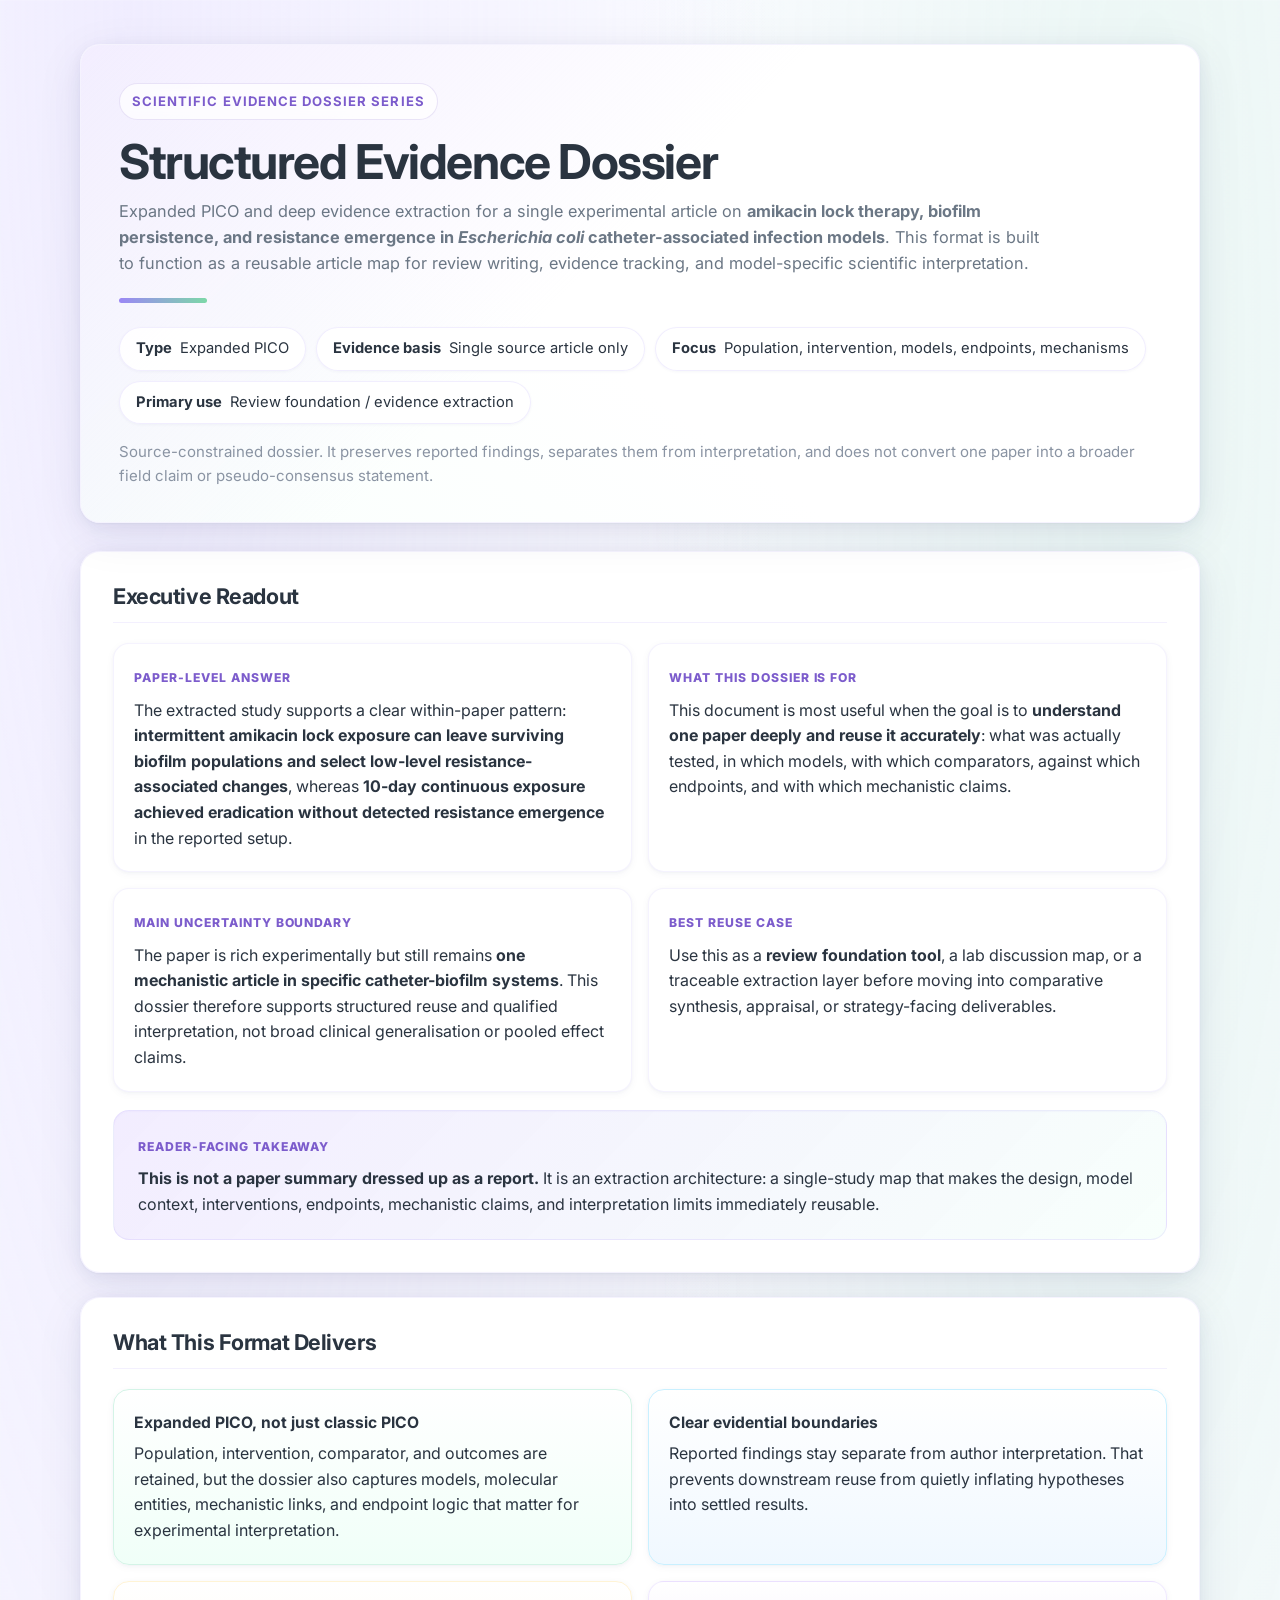
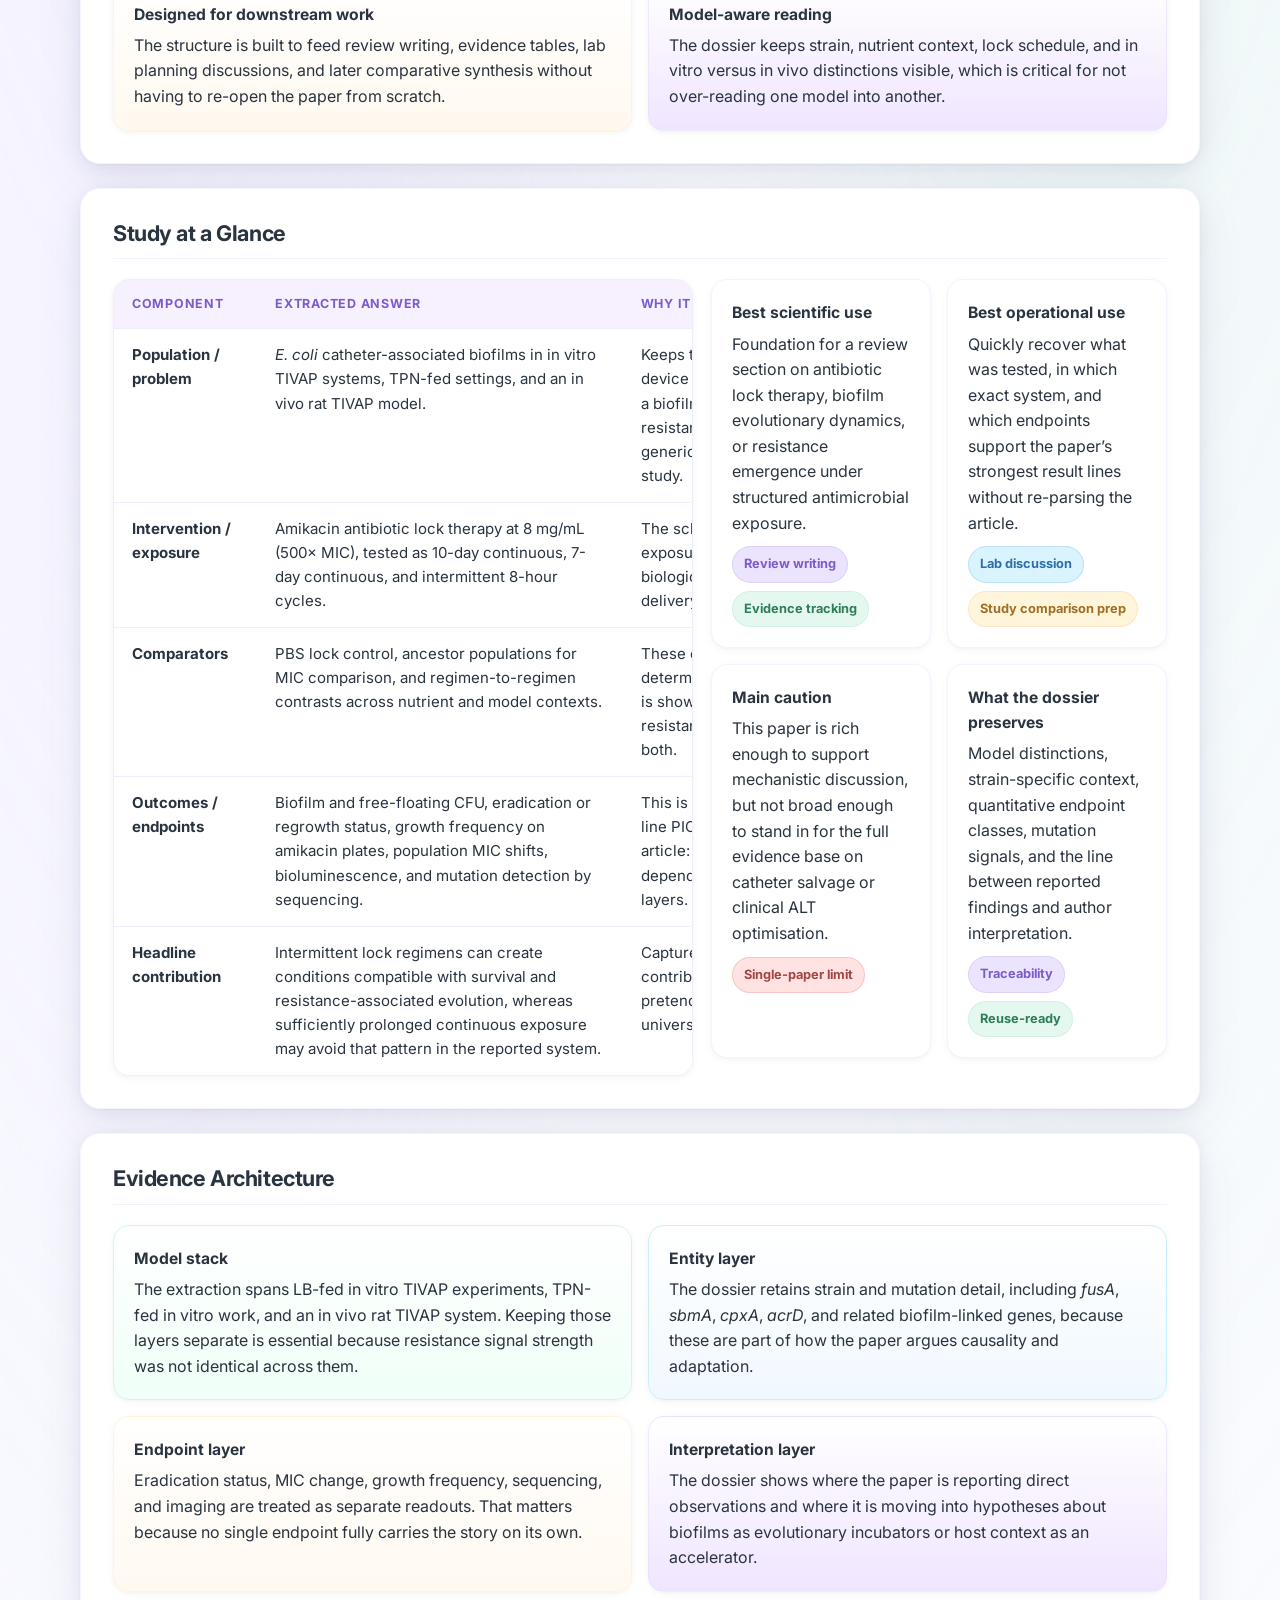
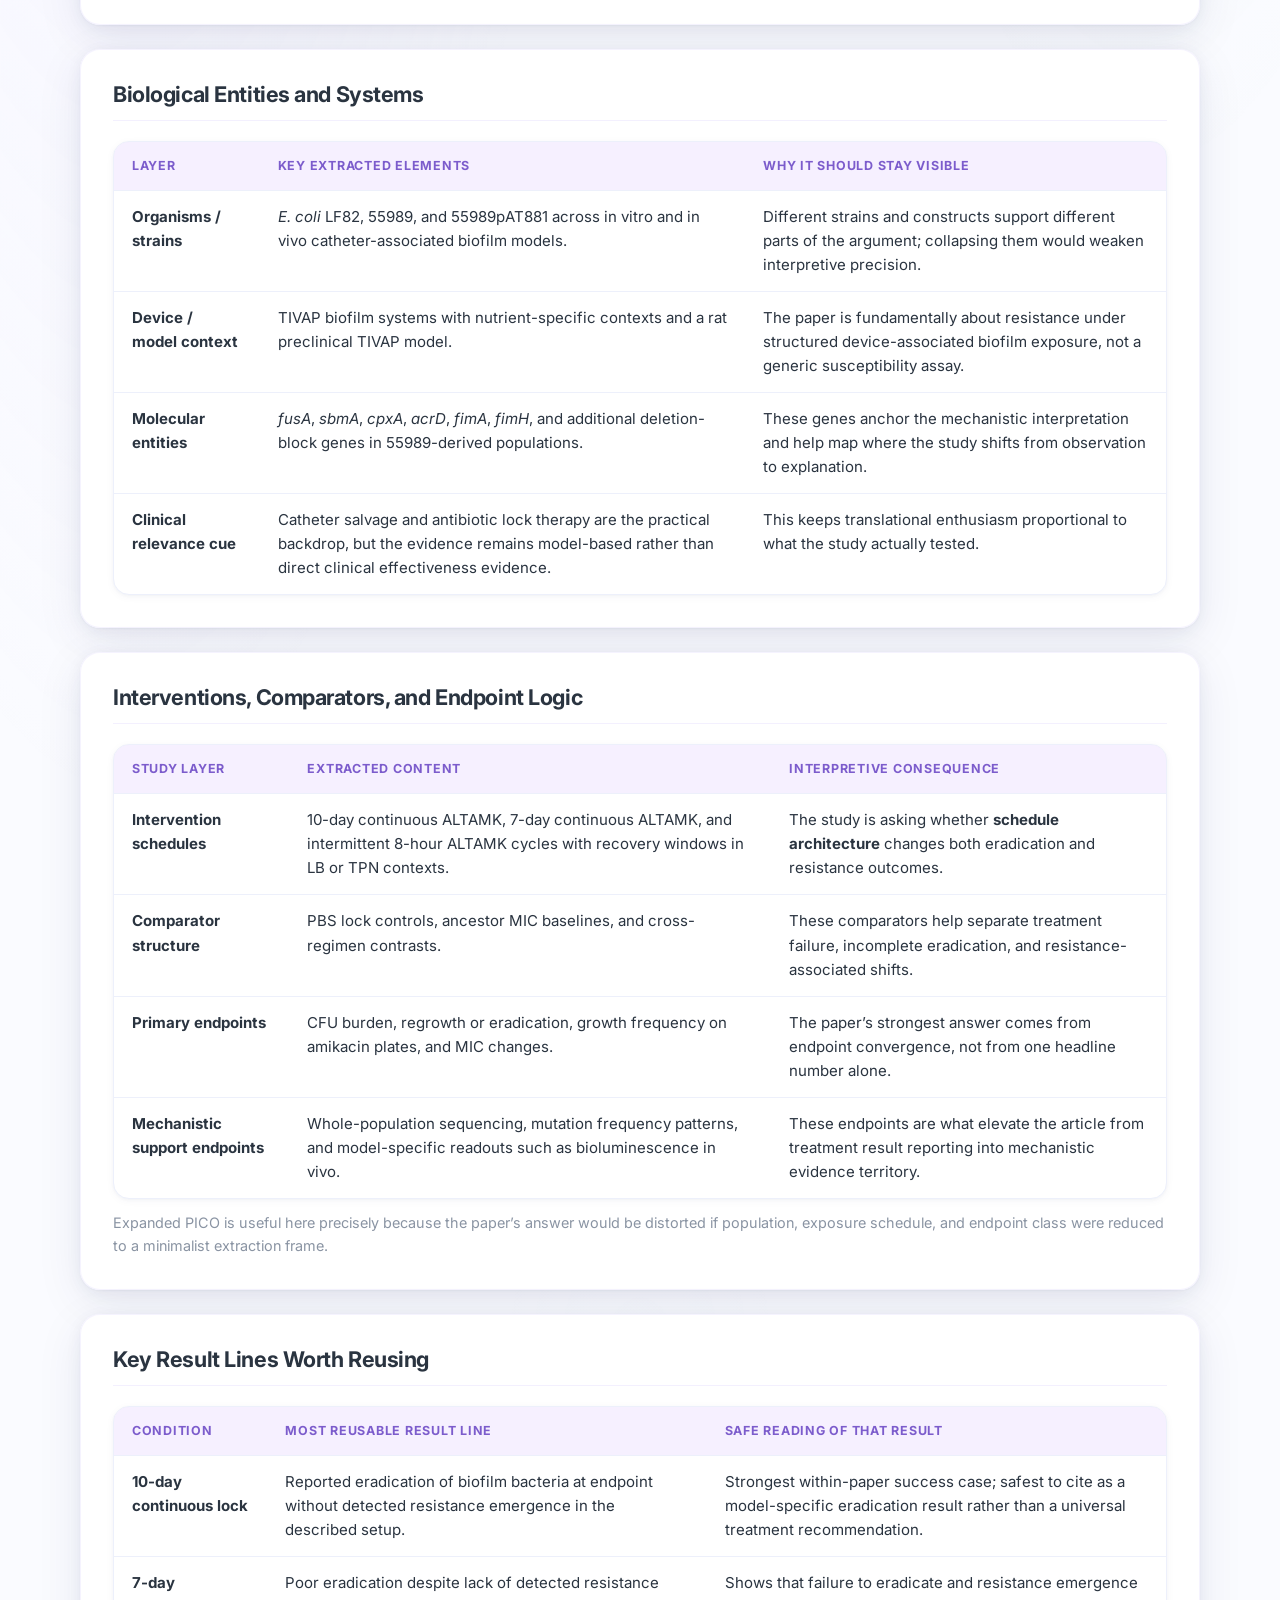
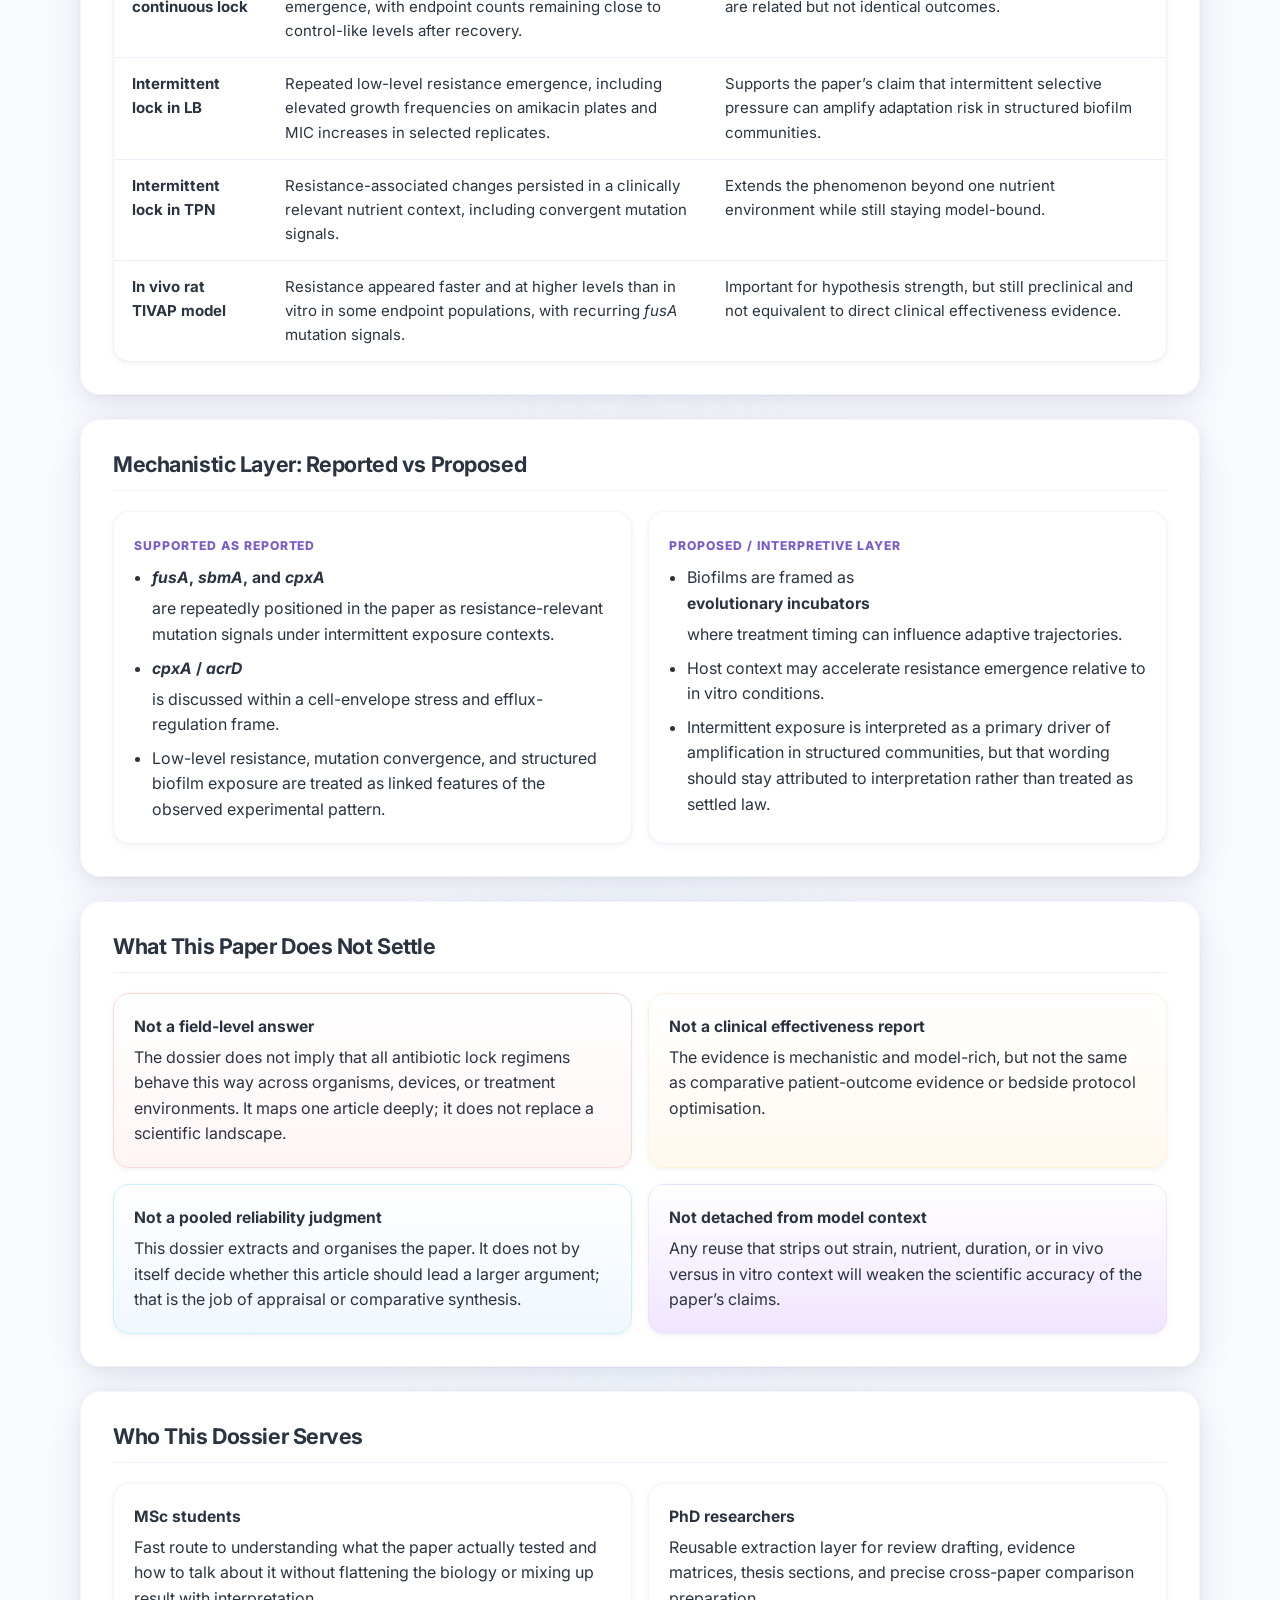
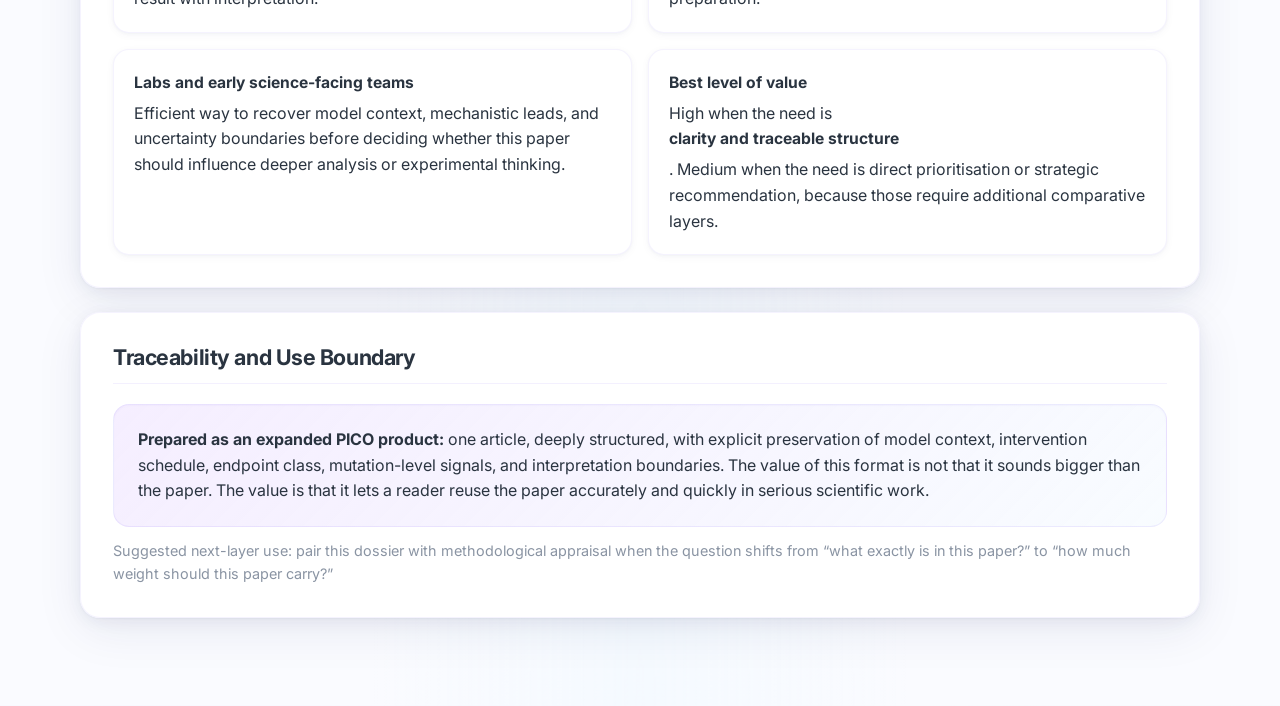
<file: samples/Structured_Evidence_Dossier.html>
<!DOCTYPE html>
<html lang="en">
<head>
  <meta charset="UTF-8" />
  <meta name="viewport" content="width=device-width, initial-scale=1" />
  <title>Expanded PICO | Structured Evidence Dossier</title>
  <link href="https://fonts.googleapis.com/css2?family=Inter:wght@400;500;600;700;800&display=swap" rel="stylesheet" />
  <style>
    :root {
      --bg-page: #fafbff;
      --bg-card: #ffffff;
      --text-main: #2a3440;
      --text-muted: #6b7785;
      --text-soft: #8a94a3;

      --purple-main: #9b87f5;
      --purple-soft: #d4c5ff;
      --purple-bg: #e8deff;
      --purple-bg-2: #f0e5ff;
      --purple-strong: #7c5ccc;

      --mint-bg: #f0fff8;
      --mint-soft: #d4f4e7;
      --mint-strong: #7dd8a8;

      --yellow-bg: #fff9f0;
      --yellow-soft: #fff4d6;
      --yellow-strong: #ffb870;

      --red-bg: #fff5f5;
      --red-soft: #ffd6d6;
      --red-strong: #d55050;

      --blue-bg: #f0f8ff;
      --blue-soft: #c9f0ff;
      --blue-strong: #4b88d6;

      --border-soft: rgba(155, 135, 245, 0.10);
      --border-table: #edf0fb;
      --shadow-soft:
        0 1px 2px rgba(30, 40, 90, 0.04),
        0 4px 16px rgba(30, 40, 90, 0.06),
        0 12px 48px rgba(30, 40, 90, 0.08);
      --shadow-card-inset:
        0 1px 3px rgba(30, 40, 90, 0.03),
        0 2px 8px rgba(30, 40, 90, 0.04);
      --radius-card: 20px;
      --radius-soft: 10px;
      --radius-pill: 999px;
      --font-main: 'Inter', -apple-system, BlinkMacSystemFont, 'Segoe UI', sans-serif;
    }

    * { box-sizing: border-box; }

    html, body {
      margin: 0;
      padding: 0;
      background:
        radial-gradient(ellipse at 10% 0%, rgba(212, 197, 255, 0.26), transparent 40%),
        radial-gradient(ellipse at 90% 5%, rgba(125, 216, 168, 0.12), transparent 32%),
        radial-gradient(ellipse at 50% 100%, rgba(201, 240, 255, 0.10), transparent 30%),
        var(--bg-page);
      color: var(--text-main);
      font-family: var(--font-main);
      line-height: 1.6;
      -webkit-font-smoothing: antialiased;
      -moz-osx-font-smoothing: grayscale;
    }

    body { padding: 44px 20px 64px; }

    .report-container {
      width: 100%;
      max-width: 1120px;
      margin: 0 auto;
    }

    .report-header, section {
      background: rgba(255,255,255,0.97);
      border: 1px solid var(--border-soft);
      box-shadow: var(--shadow-soft);
      border-radius: var(--radius-card);
      transition: box-shadow 0.2s ease;
    }

    .report-header {
      padding: 38px 38px 34px;
      margin-bottom: 28px;
      position: relative;
      overflow: hidden;
    }

    .report-header::before {
      content: '';
      position: absolute;
      inset: 0;
      background:
        linear-gradient(135deg, rgba(232, 222, 255, 0.52), transparent 46%),
        linear-gradient(35deg, rgba(240, 255, 248, 0.38), transparent 42%);
      pointer-events: none;
    }

    .report-header > * { position: relative; z-index: 1; }

    .product-family {
      display: inline-flex;
      align-items: center;
      gap: 8px;
      font-size: 0.82rem;
      font-weight: 700;
      letter-spacing: 0.08em;
      text-transform: uppercase;
      color: var(--purple-strong);
      background: rgba(255,255,255,0.72);
      border: 1px solid rgba(124, 92, 204, 0.16);
      padding: 7px 12px;
      border-radius: var(--radius-pill);
      backdrop-filter: blur(6px);
    }

    h1 {
      margin: 16px 0 10px;
      font-size: clamp(2rem, 4vw, 3rem);
      line-height: 1.08;
      letter-spacing: -0.03em;
    }

    .subtitle {
      margin: 0;
      max-width: 920px;
      color: var(--text-muted);
      font-size: 1.02rem;
    }

    .h1-underline {
      width: 88px;
      height: 5px;
      border-radius: 999px;
      margin: 22px 0 24px;
      background: linear-gradient(90deg, var(--purple-main), var(--mint-strong));
    }

    .meta-strip {
      display: flex;
      flex-wrap: wrap;
      gap: 10px;
      margin-bottom: 16px;
    }

    .meta-pill {
      display: inline-flex;
      align-items: center;
      gap: 8px;
      background: rgba(255,255,255,0.9);
      color: var(--text-main);
      border: 1px solid rgba(155, 135, 245, 0.14);
      border-radius: var(--radius-pill);
      padding: 9px 16px;
      font-size: 0.92rem;
      box-shadow: 0 1px 3px rgba(30, 40, 90, 0.04);
    }

    .tagline {
      margin: 0;
      color: var(--text-soft);
      font-size: 0.94rem;
    }

    section {
      padding: 32px;
      margin-bottom: 24px;
    }

    h2 {
      margin: 0 0 20px;
      font-size: 1.35rem;
      line-height: 1.2;
      letter-spacing: -0.02em;
      padding-bottom: 12px;
      border-bottom: 1px solid rgba(155, 135, 245, 0.12);
    }

    h3 {
      margin: 0 0 10px;
      font-size: 1.02rem;
      line-height: 1.3;
    }

    p { margin: 0; }

    .summary-grid,
    .card-grid,
    .signal-row,
    .two-col,
    .audience-grid {
      display: grid;
      gap: 16px;
    }

    .summary-grid,
    .card-grid,
    .signal-row,
    .audience-grid {
      grid-template-columns: repeat(2, minmax(0, 1fr));
    }

    .two-col {
      grid-template-columns: 1.12fr 0.88fr;
      align-items: start;
      gap: 18px;
    }

    .summary-cell,
    .info-card,
    .signal-card,
    .audience-card,
    .boundary-card,
    .mechanism-card {
      background: var(--bg-card);
      border: 1px solid rgba(155, 135, 245, 0.10);
      border-radius: 16px;
      padding: 20px;
      box-shadow:
        0 1px 3px rgba(30, 40, 90, 0.03),
        0 2px 8px rgba(30, 40, 90, 0.04);
      transition: box-shadow 0.2s ease, transform 0.2s ease;
    }

    .summary-cell:hover,
    .info-card:hover,
    .signal-card:hover,
    .audience-card:hover,
    .mechanism-card:hover {
      box-shadow:
        0 2px 6px rgba(30, 40, 90, 0.05),
        0 8px 24px rgba(30, 40, 90, 0.07);
      transform: translateY(-1px);
    }

    .cell-label,
    .section-label {
      display: inline-flex;
      align-items: center;
      gap: 8px;
      font-size: 0.76rem;
      text-transform: uppercase;
      letter-spacing: 0.08em;
      font-weight: 800;
      color: var(--purple-strong);
      margin-bottom: 10px;
    }

    .exec-snapshot {
      margin-top: 18px;
      border-radius: 16px;
      padding: 22px 24px;
      background: linear-gradient(135deg, rgba(232, 222, 255, 0.55), rgba(240, 255, 248, 0.50));
      border: 1px solid rgba(155, 135, 245, 0.14);
      box-shadow: inset 0 1px 2px rgba(155, 135, 245, 0.06);
    }

    .signal-card.mint { background: linear-gradient(180deg, #ffffff, var(--mint-bg)); border-color: var(--mint-soft); }
    .signal-card.blue { background: linear-gradient(180deg, #ffffff, var(--blue-bg)); border-color: var(--blue-soft); }
    .signal-card.yellow { background: linear-gradient(180deg, #ffffff, var(--yellow-bg)); border-color: var(--yellow-soft); }
    .signal-card.purple { background: linear-gradient(180deg, #ffffff, var(--purple-bg-2)); border-color: rgba(232, 222, 255, 0.6); }
    .signal-card.red { background: linear-gradient(180deg, #ffffff, var(--red-bg)); border-color: var(--red-soft); }

    .signal-card strong,
    .audience-card strong,
    .boundary-card strong,
    .mechanism-card strong,
    .info-card strong {
      display: block;
      margin-bottom: 6px;
      font-size: 0.98rem;
    }

    .table-wrap {
      overflow-x: auto;
      border: 1px solid var(--border-table);
      border-radius: 16px;
      background: #fff;
      box-shadow:
        0 1px 3px rgba(30, 40, 90, 0.03),
        0 2px 8px rgba(30, 40, 90, 0.04);
    }

    table {
      width: 100%;
      border-collapse: collapse;
      min-width: 760px;
    }

    th, td {
      text-align: left;
      padding: 14px 18px;
      border-bottom: 1px solid var(--border-table);
      vertical-align: top;
      font-size: 0.94rem;
    }

    th {
      background: rgba(240, 229, 255, 0.58);
      font-size: 0.78rem;
      text-transform: uppercase;
      letter-spacing: 0.06em;
      color: var(--purple-strong);
      font-weight: 700;
    }

    tbody tr:hover {
      background: rgba(240, 229, 255, 0.12);
    }

    tbody tr:last-child td { border-bottom: 0; }

    .footnote {
      margin-top: 12px;
      color: var(--text-soft);
      font-size: 0.9rem;
    }

    .pill-row {
      display: flex;
      flex-wrap: wrap;
      gap: 8px;
      margin-top: 10px;
    }

    .mini-pill {
      display: inline-flex;
      align-items: center;
      padding: 7px 11px;
      border-radius: var(--radius-pill);
      font-size: 0.8rem;
      font-weight: 700;
      border: 1px solid transparent;
    }

    .mini-pill.purple { background: rgba(232, 222, 255, 0.8); color: var(--purple-strong); border-color: rgba(124, 92, 204, 0.15); }
    .mini-pill.mint { background: rgba(212, 244, 231, 0.6); color: #2f7e57; border-color: rgba(125, 216, 168, 0.2); }
    .mini-pill.yellow { background: rgba(255, 244, 214, 0.9); color: #a06f25; border-color: rgba(255, 184, 112, 0.25); }
    .mini-pill.blue { background: rgba(201, 240, 255, 0.7); color: #2f6ea9; border-color: rgba(75, 136, 214, 0.2); }
    .mini-pill.red { background: rgba(255, 214, 214, 0.7); color: #a24646; border-color: rgba(213, 80, 80, 0.2); }

    ul.clean-list {
      margin: 0;
      padding-left: 18px;
      color: var(--text-main);
    }

    ul.clean-list li + li { margin-top: 8px; }

    .split-grid {
      display: grid;
      grid-template-columns: repeat(2, minmax(0, 1fr));
      gap: 16px;
    }

    .closing-note {
      padding: 22px 24px;
      border-radius: 16px;
      border: 1px solid rgba(155, 135, 245, 0.14);
      background: linear-gradient(135deg, rgba(240, 229, 255, 0.65), rgba(240, 248, 255, 0.45));
      box-shadow: inset 0 1px 2px rgba(155, 135, 245, 0.06);
    }

    .closing-note p,
    .exec-snapshot p {
      margin: 0;
    }

    .muted { color: var(--text-muted); }

    @media (max-width: 900px) {
      .summary-grid,
      .card-grid,
      .signal-row,
      .two-col,
      .split-grid,
      .audience-grid {
        grid-template-columns: 1fr;
      }
      .report-header, section { padding: 24px; }
      body { padding: 22px 14px 38px; }
    }
  </style>
</head>
<body>
  <main class="report-container">
    <header class="report-header">
      <div class="product-family">Scientific Evidence Dossier Series</div>
      <h1>Structured Evidence Dossier</h1>
      <p class="subtitle">Expanded PICO and deep evidence extraction for a single experimental article on <strong>amikacin lock therapy, biofilm persistence, and resistance emergence in <em>Escherichia coli</em> catheter-associated infection models</strong>. This format is built to function as a reusable article map for review writing, evidence tracking, and model-specific scientific interpretation.</p>
      <div class="h1-underline"></div>

      <div class="meta-strip">
        <span class="meta-pill"><strong>Type</strong> Expanded PICO</span>
        <span class="meta-pill"><strong>Evidence basis</strong> Single source article only</span>
        <span class="meta-pill"><strong>Focus</strong> Population, intervention, models, endpoints, mechanisms</span>
        <span class="meta-pill"><strong>Primary use</strong> Review foundation / evidence extraction</span>
      </div>

      <p class="tagline">Source-constrained dossier. It preserves reported findings, separates them from interpretation, and does not convert one paper into a broader field claim or pseudo-consensus statement.</p>
    </header>

    <section>
      <h2>Executive Readout</h2>
      <div class="summary-grid">
        <div class="summary-cell">
          <span class="cell-label">Paper-level answer</span>
          <p>The extracted study supports a clear within-paper pattern: <strong>intermittent amikacin lock exposure can leave surviving biofilm populations and select low-level resistance-associated changes</strong>, whereas <strong>10-day continuous exposure achieved eradication without detected resistance emergence</strong> in the reported setup.</p>
        </div>
        <div class="summary-cell">
          <span class="cell-label">What this dossier is for</span>
          <p>This document is most useful when the goal is to <strong>understand one paper deeply and reuse it accurately</strong>: what was actually tested, in which models, with which comparators, against which endpoints, and with which mechanistic claims.</p>
        </div>
        <div class="summary-cell">
          <span class="cell-label">Main uncertainty boundary</span>
          <p>The paper is rich experimentally but still remains <strong>one mechanistic article in specific catheter-biofilm systems</strong>. This dossier therefore supports structured reuse and qualified interpretation, not broad clinical generalisation or pooled effect claims.</p>
        </div>
        <div class="summary-cell">
          <span class="cell-label">Best reuse case</span>
          <p>Use this as a <strong>review foundation tool</strong>, a lab discussion map, or a traceable extraction layer before moving into comparative synthesis, appraisal, or strategy-facing deliverables.</p>
        </div>
      </div>

      <div class="exec-snapshot">
        <span class="section-label">Reader-facing takeaway</span>
        <p><strong>This is not a paper summary dressed up as a report.</strong> It is an extraction architecture: a single-study map that makes the design, model context, interventions, endpoints, mechanistic claims, and interpretation limits immediately reusable.</p>
      </div>
    </section>

    <section>
      <h2>What This Format Delivers</h2>
      <div class="signal-row">
        <div class="signal-card mint">
          <strong>Expanded PICO, not just classic PICO</strong>
          <p>Population, intervention, comparator, and outcomes are retained, but the dossier also captures models, molecular entities, mechanistic links, and endpoint logic that matter for experimental interpretation.</p>
        </div>
        <div class="signal-card blue">
          <strong>Clear evidential boundaries</strong>
          <p>Reported findings stay separate from author interpretation. That prevents downstream reuse from quietly inflating hypotheses into settled results.</p>
        </div>
        <div class="signal-card yellow">
          <strong>Designed for downstream work</strong>
          <p>The structure is built to feed review writing, evidence tables, lab planning discussions, and later comparative synthesis without having to re-open the paper from scratch.</p>
        </div>
        <div class="signal-card purple">
          <strong>Model-aware reading</strong>
          <p>The dossier keeps strain, nutrient context, lock schedule, and in vitro versus in vivo distinctions visible, which is critical for not over-reading one model into another.</p>
        </div>
      </div>
    </section>

    <section>
      <h2>Study at a Glance</h2>
      <div class="two-col">
        <div class="table-wrap">
          <table>
            <thead>
              <tr>
                <th>Component</th>
                <th>Extracted answer</th>
                <th>Why it matters</th>
              </tr>
            </thead>
            <tbody>
              <tr>
                <td><strong>Population / problem</strong></td>
                <td><em>E. coli</em> catheter-associated biofilms in in vitro TIVAP systems, TPN-fed settings, and an in vivo rat TIVAP model.</td>
                <td>Keeps the biological and device context explicit; this is a biofilm-treatment resistance question, not a generic planktonic AMR study.</td>
              </tr>
              <tr>
                <td><strong>Intervention / exposure</strong></td>
                <td>Amikacin antibiotic lock therapy at 8 mg/mL (500× MIC), tested as 10-day continuous, 7-day continuous, and intermittent 8-hour cycles.</td>
                <td>The schedule is central: exposure timing is part of the biological question, not just a delivery detail.</td>
              </tr>
              <tr>
                <td><strong>Comparators</strong></td>
                <td>PBS lock control, ancestor populations for MIC comparison, and regimen-to-regimen contrasts across nutrient and model contexts.</td>
                <td>These comparators determine whether the paper is showing eradication failure, resistance emergence, or both.</td>
              </tr>
              <tr>
                <td><strong>Outcomes / endpoints</strong></td>
                <td>Biofilm and free-floating CFU, eradication or regrowth status, growth frequency on amikacin plates, population MIC shifts, bioluminescence, and mutation detection by sequencing.</td>
                <td>This is why a standard one-line PICO would undersell the article: the evidential answer depends on multiple endpoint layers.</td>
              </tr>
              <tr>
                <td><strong>Headline contribution</strong></td>
                <td>Intermittent lock regimens can create conditions compatible with survival and resistance-associated evolution, whereas sufficiently prolonged continuous exposure may avoid that pattern in the reported system.</td>
                <td>Captures the paper’s real contribution without pretending it establishes universal clinical rules.</td>
              </tr>
            </tbody>
          </table>
        </div>

        <div class="card-grid">
          <div class="info-card">
            <strong>Best scientific use</strong>
            <p>Foundation for a review section on antibiotic lock therapy, biofilm evolutionary dynamics, or resistance emergence under structured antimicrobial exposure.</p>
            <div class="pill-row">
              <span class="mini-pill purple">Review writing</span>
              <span class="mini-pill mint">Evidence tracking</span>
            </div>
          </div>
          <div class="info-card">
            <strong>Best operational use</strong>
            <p>Quickly recover what was tested, in which exact system, and which endpoints support the paper’s strongest result lines without re-parsing the article.</p>
            <div class="pill-row">
              <span class="mini-pill blue">Lab discussion</span>
              <span class="mini-pill yellow">Study comparison prep</span>
            </div>
          </div>
          <div class="info-card">
            <strong>Main caution</strong>
            <p>This paper is rich enough to support mechanistic discussion, but not broad enough to stand in for the full evidence base on catheter salvage or clinical ALT optimisation.</p>
            <div class="pill-row">
              <span class="mini-pill red">Single-paper limit</span>
            </div>
          </div>
          <div class="info-card">
            <strong>What the dossier preserves</strong>
            <p>Model distinctions, strain-specific context, quantitative endpoint classes, mutation signals, and the line between reported findings and author interpretation.</p>
            <div class="pill-row">
              <span class="mini-pill purple">Traceability</span>
              <span class="mini-pill mint">Reuse-ready</span>
            </div>
          </div>
        </div>
      </div>
    </section>

    <section>
      <h2>Evidence Architecture</h2>
      <div class="signal-row">
        <div class="signal-card mint">
          <strong>Model stack</strong>
          <p>The extraction spans LB-fed in vitro TIVAP experiments, TPN-fed in vitro work, and an in vivo rat TIVAP system. Keeping those layers separate is essential because resistance signal strength was not identical across them.</p>
        </div>
        <div class="signal-card blue">
          <strong>Entity layer</strong>
          <p>The dossier retains strain and mutation detail, including <em>fusA</em>, <em>sbmA</em>, <em>cpxA</em>, <em>acrD</em>, and related biofilm-linked genes, because these are part of how the paper argues causality and adaptation.</p>
        </div>
        <div class="signal-card yellow">
          <strong>Endpoint layer</strong>
          <p>Eradication status, MIC change, growth frequency, sequencing, and imaging are treated as separate readouts. That matters because no single endpoint fully carries the story on its own.</p>
        </div>
        <div class="signal-card purple">
          <strong>Interpretation layer</strong>
          <p>The dossier shows where the paper is reporting direct observations and where it is moving into hypotheses about biofilms as evolutionary incubators or host context as an accelerator.</p>
        </div>
      </div>
    </section>

    <section>
      <h2>Biological Entities and Systems</h2>
      <div class="table-wrap">
        <table>
          <thead>
            <tr>
              <th>Layer</th>
              <th>Key extracted elements</th>
              <th>Why it should stay visible</th>
            </tr>
          </thead>
          <tbody>
            <tr>
              <td><strong>Organisms / strains</strong></td>
              <td><em>E. coli</em> LF82, 55989, and 55989pAT881 across in vitro and in vivo catheter-associated biofilm models.</td>
              <td>Different strains and constructs support different parts of the argument; collapsing them would weaken interpretive precision.</td>
            </tr>
            <tr>
              <td><strong>Device / model context</strong></td>
              <td>TIVAP biofilm systems with nutrient-specific contexts and a rat preclinical TIVAP model.</td>
              <td>The paper is fundamentally about resistance under structured device-associated biofilm exposure, not a generic susceptibility assay.</td>
            </tr>
            <tr>
              <td><strong>Molecular entities</strong></td>
              <td><em>fusA</em>, <em>sbmA</em>, <em>cpxA</em>, <em>acrD</em>, <em>fimA</em>, <em>fimH</em>, and additional deletion-block genes in 55989-derived populations.</td>
              <td>These genes anchor the mechanistic interpretation and help map where the study shifts from observation to explanation.</td>
            </tr>
            <tr>
              <td><strong>Clinical relevance cue</strong></td>
              <td>Catheter salvage and antibiotic lock therapy are the practical backdrop, but the evidence remains model-based rather than direct clinical effectiveness evidence.</td>
              <td>This keeps translational enthusiasm proportional to what the study actually tested.</td>
            </tr>
          </tbody>
        </table>
      </div>
    </section>

    <section>
      <h2>Interventions, Comparators, and Endpoint Logic</h2>
      <div class="table-wrap">
        <table>
          <thead>
            <tr>
              <th>Study layer</th>
              <th>Extracted content</th>
              <th>Interpretive consequence</th>
            </tr>
          </thead>
          <tbody>
            <tr>
              <td><strong>Intervention schedules</strong></td>
              <td>10-day continuous ALTAMK, 7-day continuous ALTAMK, and intermittent 8-hour ALTAMK cycles with recovery windows in LB or TPN contexts.</td>
              <td>The study is asking whether <strong>schedule architecture</strong> changes both eradication and resistance outcomes.</td>
            </tr>
            <tr>
              <td><strong>Comparator structure</strong></td>
              <td>PBS lock controls, ancestor MIC baselines, and cross-regimen contrasts.</td>
              <td>These comparators help separate treatment failure, incomplete eradication, and resistance-associated shifts.</td>
            </tr>
            <tr>
              <td><strong>Primary endpoints</strong></td>
              <td>CFU burden, regrowth or eradication, growth frequency on amikacin plates, and MIC changes.</td>
              <td>The paper’s strongest answer comes from endpoint convergence, not from one headline number alone.</td>
            </tr>
            <tr>
              <td><strong>Mechanistic support endpoints</strong></td>
              <td>Whole-population sequencing, mutation frequency patterns, and model-specific readouts such as bioluminescence in vivo.</td>
              <td>These endpoints are what elevate the article from treatment result reporting into mechanistic evidence territory.</td>
            </tr>
          </tbody>
        </table>
      </div>
      <p class="footnote">Expanded PICO is useful here precisely because the paper’s answer would be distorted if population, exposure schedule, and endpoint class were reduced to a minimalist extraction frame.</p>
    </section>

    <section>
      <h2>Key Result Lines Worth Reusing</h2>
      <div class="table-wrap">
        <table>
          <thead>
            <tr>
              <th>Condition</th>
              <th>Most reusable result line</th>
              <th>Safe reading of that result</th>
            </tr>
          </thead>
          <tbody>
            <tr>
              <td><strong>10-day continuous lock</strong></td>
              <td>Reported eradication of biofilm bacteria at endpoint without detected resistance emergence in the described setup.</td>
              <td>Strongest within-paper success case; safest to cite as a model-specific eradication result rather than a universal treatment recommendation.</td>
            </tr>
            <tr>
              <td><strong>7-day continuous lock</strong></td>
              <td>Poor eradication despite lack of detected resistance emergence, with endpoint counts remaining close to control-like levels after recovery.</td>
              <td>Shows that failure to eradicate and resistance emergence are related but not identical outcomes.</td>
            </tr>
            <tr>
              <td><strong>Intermittent lock in LB</strong></td>
              <td>Repeated low-level resistance emergence, including elevated growth frequencies on amikacin plates and MIC increases in selected replicates.</td>
              <td>Supports the paper’s claim that intermittent selective pressure can amplify adaptation risk in structured biofilm communities.</td>
            </tr>
            <tr>
              <td><strong>Intermittent lock in TPN</strong></td>
              <td>Resistance-associated changes persisted in a clinically relevant nutrient context, including convergent mutation signals.</td>
              <td>Extends the phenomenon beyond one nutrient environment while still staying model-bound.</td>
            </tr>
            <tr>
              <td><strong>In vivo rat TIVAP model</strong></td>
              <td>Resistance appeared faster and at higher levels than in vitro in some endpoint populations, with recurring <em>fusA</em> mutation signals.</td>
              <td>Important for hypothesis strength, but still preclinical and not equivalent to direct clinical effectiveness evidence.</td>
            </tr>
          </tbody>
        </table>
      </div>
    </section>

    <section>
      <h2>Mechanistic Layer: Reported vs Proposed</h2>
      <div class="split-grid">
        <div class="mechanism-card">
          <span class="cell-label">Supported as reported</span>
          <ul class="clean-list">
            <li><strong><em>fusA</em>, <em>sbmA</em>, and <em>cpxA</em></strong> are repeatedly positioned in the paper as resistance-relevant mutation signals under intermittent exposure contexts.</li>
            <li><strong><em>cpxA</em> / <em>acrD</em></strong> is discussed within a cell-envelope stress and efflux-regulation frame.</li>
            <li>Low-level resistance, mutation convergence, and structured biofilm exposure are treated as linked features of the observed experimental pattern.</li>
          </ul>
        </div>
        <div class="mechanism-card">
          <span class="cell-label">Proposed / interpretive layer</span>
          <ul class="clean-list">
            <li>Biofilms are framed as <strong>evolutionary incubators</strong> where treatment timing can influence adaptive trajectories.</li>
            <li>Host context may accelerate resistance emergence relative to in vitro conditions.</li>
            <li>Intermittent exposure is interpreted as a primary driver of amplification in structured communities, but that wording should stay attributed to interpretation rather than treated as settled law.</li>
          </ul>
        </div>
      </div>
    </section>

    <section>
      <h2>What This Paper Does Not Settle</h2>
      <div class="signal-row">
        <div class="signal-card red">
          <strong>Not a field-level answer</strong>
          <p>The dossier does not imply that all antibiotic lock regimens behave this way across organisms, devices, or treatment environments. It maps one article deeply; it does not replace a scientific landscape.</p>
        </div>
        <div class="signal-card yellow">
          <strong>Not a clinical effectiveness report</strong>
          <p>The evidence is mechanistic and model-rich, but not the same as comparative patient-outcome evidence or bedside protocol optimisation.</p>
        </div>
        <div class="signal-card blue">
          <strong>Not a pooled reliability judgment</strong>
          <p>This dossier extracts and organises the paper. It does not by itself decide whether this article should lead a larger argument; that is the job of appraisal or comparative synthesis.</p>
        </div>
        <div class="signal-card purple">
          <strong>Not detached from model context</strong>
          <p>Any reuse that strips out strain, nutrient, duration, or in vivo versus in vitro context will weaken the scientific accuracy of the paper’s claims.</p>
        </div>
      </div>
    </section>

    <section>
      <h2>Who This Dossier Serves</h2>
      <div class="audience-grid">
        <div class="audience-card">
          <strong>MSc students</strong>
          <p>Fast route to understanding what the paper actually tested and how to talk about it without flattening the biology or mixing up result with interpretation.</p>
        </div>
        <div class="audience-card">
          <strong>PhD researchers</strong>
          <p>Reusable extraction layer for review drafting, evidence matrices, thesis sections, and precise cross-paper comparison preparation.</p>
        </div>
        <div class="audience-card">
          <strong>Labs and early science-facing teams</strong>
          <p>Efficient way to recover model context, mechanistic leads, and uncertainty boundaries before deciding whether this paper should influence deeper analysis or experimental thinking.</p>
        </div>
        <div class="audience-card">
          <strong>Best level of value</strong>
          <p>High when the need is <strong>clarity and traceable structure</strong>. Medium when the need is direct prioritisation or strategic recommendation, because those require additional comparative layers.</p>
        </div>
      </div>
    </section>

    <section>
      <h2>Traceability and Use Boundary</h2>
      <div class="closing-note">
        <p><strong>Prepared as an expanded PICO product:</strong> one article, deeply structured, with explicit preservation of model context, intervention schedule, endpoint class, mutation-level signals, and interpretation boundaries. The value of this format is not that it sounds bigger than the paper. The value is that it lets a reader reuse the paper accurately and quickly in serious scientific work.</p>
      </div>
      <p class="footnote">Suggested next-layer use: pair this dossier with methodological appraisal when the question shifts from “what exactly is in this paper?” to “how much weight should this paper carry?”</p>
    </section>
  </main>
</body>
</html>
</file>
<file: style.css>
/* =========================================================
   Gabriela Uessugui Lopes — Scientific Curation Portfolio
   style_v2 — maximum visual fidelity to original
   ========================================================= */

:root {
  --bg-page: #fafbff;
  --bg-card: rgba(255, 255, 255, 0.92);
  --bg-dark: #111522;
  --bg-dark-2: #171d2f;

  --text-main: #2a3440;
  --text-muted: #6b7785;
  --text-soft: #8a94a3;
  --text-white: #f8faff;

  --purple-main: #9b87f5;
  --purple-soft: #d4c5ff;
  --purple-bg: #e8deff;
  --purple-bg-2: #f0e5ff;
  --purple-strong: #7c5ccc;

  --mint-bg: #f0fff8;
  --mint-soft: #d4f4e7;
  --mint-strong: #7dd8a8;

  --border-soft: rgba(155, 135, 245, 0.12);
  --border-light: rgba(255, 255, 255, 0.12);
  --shadow-soft:
    0 10px 40px rgba(30, 40, 90, 0.10),
    0 2px 8px rgba(30, 40, 90, 0.05);
  --shadow-strong:
    0 20px 70px rgba(10, 14, 30, 0.30),
    0 6px 18px rgba(10, 14, 30, 0.18);

  --radius-lg: 28px;
  --radius-md: 18px;
  --radius-sm: 12px;
  --radius-pill: 999px;

  --container: 1240px;
  --section-pad: 110px;
  --font-main: "Inter", system-ui, -apple-system, BlinkMacSystemFont, "Segoe UI", sans-serif;
}

*,
*::before,
*::after {
  box-sizing: border-box;
}

html {
  scroll-behavior: smooth;
}

body {
  margin: 0;
  font-family: var(--font-main);
  color: var(--text-main);
  background:
    radial-gradient(circle at top left, rgba(212, 197, 255, 0.30), transparent 30%),
    radial-gradient(circle at top right, rgba(125, 216, 168, 0.15), transparent 24%),
    linear-gradient(180deg, #fbfcff 0%, #f6f8ff 100%);
  line-height: 1.6;
  -webkit-font-smoothing: antialiased;
  -moz-osx-font-smoothing: grayscale;
}

img { max-width: 100%; display: block; }
a { color: inherit; text-decoration: none; }
::selection { background: rgba(155, 135, 245, 0.22); }

.container {
  width: min(calc(100% - 40px), var(--container));
  margin: 0 auto;
}

.section {
  padding: var(--section-pad) 0;
}

/* ── Header ── */
.site-header {
  position: absolute;
  top: 0;
  left: 0;
  width: 100%;
  z-index: 100;
  background: transparent;
}

.nav-wrap {
  min-height: 88px;
  display: flex;
  align-items: center;
  justify-content: space-between;
  gap: 28px;
}

.brand {
  display: inline-flex;
  flex-direction: column;
  gap: 2px;
  color: var(--text-white);
}

.brand-kicker {
  font-size: 0.68rem;
  font-weight: 800;
  letter-spacing: 0.18em;
  text-transform: uppercase;
  color: var(--purple-soft);
}

.brand-name {
  font-size: 1rem;
  font-weight: 800;
  letter-spacing: -0.02em;
  line-height: 1.1;
}

.nav {
  display: flex;
  align-items: center;
  gap: 28px;
}

.nav a {
  color: rgba(248, 250, 255, 0.86);
  font-size: 0.90rem;
  font-weight: 700;
  transition: color 0.25s ease;
}

.nav a:hover { color: var(--text-white); }

.nav-cta {
  padding: 10px 18px;
  border-radius: var(--radius-pill);
  background: linear-gradient(90deg, rgba(155, 135, 245, 0.96), rgba(125, 216, 168, 0.96));
  color: #16202c !important;
  box-shadow: 0 12px 30px rgba(155, 135, 245, 0.18);
  transition: box-shadow 0.25s ease;
}

.nav-cta:hover { box-shadow: 0 16px 36px rgba(155, 135, 245, 0.26); }

/* ── Hero ── */
.hero {
  position: relative;
  overflow: clip;
  background:
    linear-gradient(180deg, rgba(12, 16, 28, 0.96), rgba(18, 24, 39, 0.93)),
    radial-gradient(circle at 15% 18%, rgba(155, 135, 245, 0.26), transparent 32%),
    radial-gradient(circle at 82% 22%, rgba(125, 216, 168, 0.16), transparent 28%);
  color: var(--text-white);
  min-height: 100vh;
  display: flex;
  align-items: center;
}

.hero-gradient {
  position: absolute;
  inset: 0;
  background:
    radial-gradient(circle at 12% 15%, rgba(155, 135, 245, 0.28), transparent 26%),
    radial-gradient(circle at 85% 18%, rgba(125, 216, 168, 0.18), transparent 20%),
    linear-gradient(130deg, rgba(232, 222, 255, 0.10), transparent 40%),
    linear-gradient(310deg, rgba(240, 255, 248, 0.07), transparent 35%);
  pointer-events: none;
}

.hero-grid {
  position: relative;
  z-index: 1;
  display: grid;
  grid-template-columns: minmax(0, 1.2fr) minmax(320px, 0.8fr);
  gap: 50px;
  align-items: end;
  padding-top: 112px;
  padding-bottom: 76px;
}

/* kicker / labels */
.eyebrow,
.hero-kicker,
.section-kicker,
.panel-label,
.card-tag,
.price-label,
.about-label {
  display: inline-flex;
  align-items: center;
  gap: 10px;
  margin: 0 0 16px;
  font-size: 0.78rem;
  font-weight: 800;
  text-transform: uppercase;
  letter-spacing: 0.12em;
  color: var(--purple-soft);
}

.section-kicker,
.card-tag,
.price-label,
.about-label {
  color: var(--purple-strong);
}

/* Hero title */
.hero-title {
  margin: 0;
  font-size: clamp(3.6rem, 8vw, 8rem);
  line-height: 0.96;
  letter-spacing: -0.055em;
  max-width: 8ch;
  color: var(--text-white);
}

.hero-title span {
  color: var(--mint-strong);
}

.hero-text {
  max-width: 52ch;
  margin: 28px 0 0;
  color: rgba(248, 250, 255, 0.80);
  font-size: 1.08rem;
  line-height: 1.8;
}

.hero-badges {
  display: flex;
  flex-wrap: wrap;
  gap: 10px;
  margin-top: 22px;
}

.hero-badges span {
  padding: 8px 16px;
  border-radius: var(--radius-pill);
  border: 1px solid rgba(255, 255, 255, 0.14);
  background: rgba(255, 255, 255, 0.06);
  color: rgba(248, 250, 255, 0.82);
  font-size: 0.87rem;
  font-weight: 600;
}

.hero-actions {
  display: flex;
  flex-wrap: wrap;
  gap: 14px;
  margin-top: 30px;
}

/* trust row */
.trust-row {
  display: grid;
  grid-template-columns: repeat(3, 1fr);
  gap: 14px;
  margin-top: 28px;
}

.trust-card {
  padding: 18px;
  border-radius: var(--radius-sm);
  background: rgba(255, 255, 255, 0.92);
  border: 1px solid var(--border-soft);
  box-shadow: var(--shadow-soft);
}

.trust-card strong {
  display: block;
  margin-bottom: 5px;
  font-size: 0.78rem;
  color: var(--purple-strong);
  text-transform: uppercase;
  letter-spacing: 0.09em;
  font-weight: 800;
}

.trust-card span {
  display: block;
  color: var(--text-muted);
  font-size: 0.88rem;
  line-height: 1.5;
}

/* hero side */
.hero-side {
  display: grid;
  gap: 18px;
}

.hero-panel {
  background:
    linear-gradient(180deg, rgba(255, 255, 255, 0.10), rgba(255, 255, 255, 0.05)),
    linear-gradient(135deg, rgba(232, 222, 255, 0.12), rgba(240, 255, 248, 0.08));
  border: 1px solid rgba(255, 255, 255, 0.14);
  border-radius: var(--radius-lg);
  box-shadow: var(--shadow-strong);
  padding: 26px;
  backdrop-filter: blur(14px);
  -webkit-backdrop-filter: blur(14px);
}

.hero-panel h2 {
  color: var(--text-white);
  font-size: clamp(1.28rem, 2vw, 1.72rem);
  line-height: 1.18;
  letter-spacing: -0.03em;
  margin: 0 0 16px;
  max-width: none;
}

.hero-panel .clean-list {
  color: rgba(248, 250, 255, 0.82);
  padding-left: 18px;
  margin: 0;
}

.hero-panel .clean-list li + li {
  margin-top: 10px;
}

.hero-panel .clean-list li::marker {
  color: var(--mint-strong);
}

.mini-note {
  margin-top: 18px;
  padding: 12px 16px;
  border-radius: var(--radius-sm);
  border: 1px solid rgba(255, 255, 255, 0.12);
  background: rgba(255, 255, 255, 0.07);
  color: rgba(248, 250, 255, 0.72);
  font-size: 0.88rem;
  line-height: 1.5;
}

/* metric cards */
.hero-metrics {
  display: grid;
  grid-template-columns: repeat(3, 1fr);
  gap: 14px;
}

.metric-card {
  padding: 20px 18px;
  background: rgba(255, 255, 255, 0.92);
  border: 1px solid var(--border-soft);
  border-radius: var(--radius-lg);
  box-shadow: var(--shadow-soft);
}

.metric-number {
  display: block;
  margin-bottom: 8px;
  font-size: 1.45rem;
  font-weight: 800;
  line-height: 1;
  color: var(--purple-strong);
}

.metric-label {
  display: block;
  color: var(--text-muted);
  font-size: 0.88rem;
  line-height: 1.4;
}

/* ── Signal strip ── */
.signal-strip {
  border-top: 1px solid rgba(155, 135, 245, 0.14);
  border-bottom: 1px solid rgba(155, 135, 245, 0.14);
  background: rgba(255, 255, 255, 0.62);
  backdrop-filter: blur(12px);
  -webkit-backdrop-filter: blur(12px);
}

.signal-strip-inner {
  min-height: 76px;
  display: flex;
  align-items: center;
  justify-content: center;
  gap: 22px;
  flex-wrap: wrap;
  color: var(--text-muted);
  font-size: 0.88rem;
  font-weight: 700;
  text-transform: uppercase;
  letter-spacing: 0.08em;
}

.strip-dot {
  width: 6px;
  height: 6px;
  border-radius: 50%;
  background: linear-gradient(90deg, var(--purple-main), var(--mint-strong));
  flex-shrink: 0;
}

/* ── Buttons ── */
.btn {
  display: inline-flex;
  align-items: center;
  justify-content: center;
  min-height: 52px;
  padding: 0 24px;
  border-radius: var(--radius-pill);
  font-size: 0.94rem;
  font-weight: 700;
  transition: transform 0.2s ease, box-shadow 0.25s ease, background 0.25s ease, border-color 0.25s ease;
}

.btn:hover, .btn:focus-visible { transform: translateY(-1px); }

.btn-primary {
  background: linear-gradient(90deg, var(--purple-main), var(--mint-strong));
  color: #16202c;
  box-shadow: 0 14px 40px rgba(155, 135, 245, 0.20);
}

.btn-primary:hover { box-shadow: 0 18px 48px rgba(155, 135, 245, 0.28); }

.btn-secondary {
  color: var(--text-white);
  border: 1px solid rgba(255, 255, 255, 0.18);
  background: rgba(255, 255, 255, 0.04);
}

.btn-secondary:hover {
  background: rgba(255, 255, 255, 0.10);
  border-color: rgba(255, 255, 255, 0.28);
}

.btn-outline {
  color: var(--text-main);
  background: rgba(255, 255, 255, 0.82);
  border: 1px solid rgba(42, 52, 64, 0.14);
  box-shadow: 0 10px 30px rgba(30, 40, 90, 0.08);
}

.btn-outline:hover {
  background: #ffffff;
  border-color: rgba(42, 52, 64, 0.20);
  box-shadow: 0 14px 34px rgba(30, 40, 90, 0.12);
}

.btn-wide { min-width: 250px; }

/* ── Section head ── */
.section-head {
  max-width: 760px;
  margin-bottom: 44px;
}

.section-head-light .section-kicker { color: var(--purple-soft); }
.section-head-light .section-title,
.section-head-light .section-text { color: var(--text-white); }

.section-title {
  margin: 0;
  font-size: clamp(2rem, 4.2vw, 4.2rem);
  line-height: 1.02;
  letter-spacing: -0.04em;
}

.section-text {
  margin: 18px 0 0;
  color: var(--text-muted);
  font-size: 1.02rem;
  max-width: 60ch;
}

/* ── Formats ── */
.formats-grid {
  display: grid;
  grid-template-columns: 1.12fr 1fr 1fr;
  gap: 18px;
}

.format-card {
  padding: 28px;
  background: rgba(255, 255, 255, 0.82);
  border: 1px solid var(--border-soft);
  border-radius: var(--radius-lg);
  box-shadow: var(--shadow-soft);
  backdrop-filter: blur(12px);
  -webkit-backdrop-filter: blur(12px);
  transition: transform 0.2s ease, box-shadow 0.2s ease;
}

.format-card:hover {
  transform: translateY(-2px);
  box-shadow: 0 16px 50px rgba(30, 40, 90, 0.13);
}

.format-card-featured {
  background:
    linear-gradient(180deg, rgba(255, 255, 255, 0.94), rgba(240, 248, 255, 0.96)),
    linear-gradient(135deg, rgba(232, 222, 255, 0.36), rgba(240, 255, 248, 0.22));
}

.format-card h3,
.value-card h3,
.process-card h3,
.price-card h3,
.audience-item h3,
.about-card h3 {
  margin: 0 0 12px;
  font-size: 1.32rem;
  line-height: 1.2;
  letter-spacing: -0.02em;
}

.format-card p,
.value-card p,
.process-card p,
.price-card p,
.audience-item p {
  color: var(--text-muted);
  margin: 0;
}

.card-points {
  margin: 18px 0 0;
  padding-left: 18px;
  color: var(--text-main);
}

.card-points li + li { margin-top: 8px; }

.clean-list {
  padding-left: 18px;
  margin: 14px 0 0;
  color: var(--text-main);
}

.clean-list li + li { margin-top: 8px; }

.card-link,
.text-link {
  display: inline-flex;
  align-items: center;
  gap: 10px;
  margin-top: 22px;
  color: var(--purple-strong);
  font-weight: 800;
  transition: gap 0.2s ease;
}

.card-link::after,
.text-link::after { content: "→"; }

.card-link:hover,
.text-link:hover { gap: 14px; }

/* ── Value / dark section ── */
.section-dark {
  background:
    linear-gradient(180deg, rgba(17, 21, 34, 0.98), rgba(23, 29, 47, 0.98)),
    radial-gradient(circle at 14% 18%, rgba(155, 135, 245, 0.18), transparent 22%);
  color: var(--text-white);
}

.value-grid {
  display: grid;
  grid-template-columns: repeat(3, 1fr);
  gap: 18px;
}

.value-card {
  padding: 28px;
  background: rgba(255, 255, 255, 0.06);
  border: 1px solid var(--border-light);
  border-radius: var(--radius-lg);
  transition: transform 0.2s ease;
}

.value-card:hover { transform: translateY(-2px); }

.value-number {
  display: block;
  margin: 0 0 16px;
  color: var(--mint-strong);
  font-size: 2.2rem;
  font-weight: 800;
  line-height: 1;
}

.value-card p { color: rgba(248, 250, 255, 0.76); }

/* ── Audience ── */
.audience-grid {
  display: grid;
  grid-template-columns: 0.9fr 1.1fr;
  gap: 32px;
  align-items: start;
}

.audience-list { display: grid; gap: 16px; }

.audience-item {
  padding: 24px;
  background: rgba(255, 255, 255, 0.84);
  border: 1px solid var(--border-soft);
  border-radius: var(--radius-lg);
  box-shadow: var(--shadow-soft);
  backdrop-filter: blur(10px);
  -webkit-backdrop-filter: blur(10px);
  transition: transform 0.2s ease;
}

.audience-item:hover { transform: translateY(-2px); }

/* ── Process ── */
.section-bordered {
  border-top: 1px solid rgba(155, 135, 245, 0.10);
  border-bottom: 1px solid rgba(155, 135, 245, 0.10);
  background: rgba(255, 255, 255, 0.40);
}

.process-grid {
  display: grid;
  grid-template-columns: repeat(4, 1fr);
  gap: 18px;
}

.process-card {
  padding: 24px;
  background: rgba(255, 255, 255, 0.84);
  border: 1px solid var(--border-soft);
  border-radius: var(--radius-lg);
  box-shadow: var(--shadow-soft);
  backdrop-filter: blur(10px);
  -webkit-backdrop-filter: blur(10px);
  transition: transform 0.2s ease;
}

.process-card:hover { transform: translateY(-2px); }

.process-card > span:first-child {
  display: inline-flex;
  align-items: center;
  justify-content: center;
  width: 46px;
  height: 46px;
  margin-bottom: 18px;
  border-radius: 50%;
  background: linear-gradient(135deg, var(--purple-bg), var(--mint-bg));
  color: var(--purple-strong);
  font-weight: 800;
  font-size: 0.88rem;
}

/* ── Pricing ── */
.section-alt {
  background:
    linear-gradient(180deg, rgba(244, 241, 255, 0.48), rgba(250, 251, 255, 0.22)),
    radial-gradient(circle at 60% 50%, rgba(240, 255, 248, 0.30), transparent 50%);
  border-top: 1px solid rgba(155, 135, 245, 0.10);
  border-bottom: 1px solid rgba(155, 135, 245, 0.10);
}

.pricing-grid {
  display: grid;
  grid-template-columns: repeat(3, 1fr);
  gap: 18px;
}

.price-card {
  padding: 28px;
  border-radius: var(--radius-lg);
  background: rgba(255, 255, 255, 0.90);
  border: 1px solid var(--border-soft);
  box-shadow: var(--shadow-soft);
  transition: transform 0.2s ease, box-shadow 0.2s ease;
}

.price-card:hover {
  transform: translateY(-2px);
  box-shadow: 0 16px 50px rgba(30, 40, 90, 0.13);
}

.price-card.featured {
  border-color: rgba(124, 92, 204, 0.24);
  background: linear-gradient(180deg, rgba(255, 255, 255, 0.98), rgba(232, 222, 255, 0.28));
  box-shadow: 0 14px 50px rgba(124, 92, 204, 0.14), 0 2px 10px rgba(30, 40, 90, 0.06);
}

.price {
  margin: 10px 0 6px;
  font-size: 2.6rem;
  font-weight: 800;
  line-height: 1;
  letter-spacing: -0.05em;
  color: var(--purple-strong);
}

.price-sub {
  color: var(--text-muted);
  font-size: 0.90rem;
  margin: 0 0 4px;
}

.pricing-note.single {
  margin-top: 22px;
  padding: 20px 24px;
  border-radius: var(--radius-lg);
  background: linear-gradient(135deg, rgba(240, 255, 248, 0.94), rgba(240, 248, 255, 0.88));
  border: 1px solid var(--border-soft);
  box-shadow: var(--shadow-soft);
  display: flex;
  gap: 12px;
  align-items: baseline;
  flex-wrap: wrap;
}

.pricing-note.single strong { font-size: 0.98rem; white-space: nowrap; }
.pricing-note.single span { color: var(--text-muted); font-size: 0.94rem; }

/* ── About ── */
.about-grid {
  display: grid;
  grid-template-columns: 0.9fr 1.1fr;
  gap: 32px;
  align-items: start;
}

.about-text {
  color: var(--text-muted);
  font-size: 1.02rem;
  max-width: 62ch;
  margin-top: 18px;
}

.about-card {
  padding: 26px;
  border-radius: var(--radius-lg);
  background: rgba(255, 255, 255, 0.90);
  border: 1px solid var(--border-soft);
  box-shadow: var(--shadow-soft);
  backdrop-filter: blur(10px);
  -webkit-backdrop-filter: blur(10px);
  transition: transform 0.2s ease;
}

.about-card:hover { transform: translateY(-2px); }

.about-card ul {
  margin: 12px 0 0;
  padding-left: 18px;
  color: var(--text-muted);
}

.about-card li + li { margin-top: 8px; }

/* ── Contact band ── */
.contact-band {
  padding: 88px 0 100px;
  background:
    linear-gradient(135deg, rgba(232, 222, 255, 0.84), rgba(240, 255, 248, 0.78)),
    linear-gradient(180deg, #f8fbff 0%, #f3f8ff 100%);
  border-top: 1px solid rgba(155, 135, 245, 0.12);
}

.contact-grid {
  display: grid;
  grid-template-columns: 0.9fr 1.1fr;
  gap: 32px;
  align-items: start;
}

.contact-text {
  margin-top: 18px;
  color: var(--text-muted);
  font-size: 1.02rem;
}

.contact-actions {
  display: flex;
  flex-direction: column;
  align-items: flex-start;
  gap: 14px;
  padding-top: 48px;
}

/* ── Responsive ── */
@media (max-width: 1100px) {
  .hero-grid,
  .audience-grid,
  .about-grid,
  .contact-grid,
  .formats-grid,
  .value-grid,
  .process-grid,
  .pricing-grid {
    grid-template-columns: 1fr;
  }

  .hero-title { max-width: 10ch; }

  .hero-metrics,
  .trust-row {
    grid-template-columns: 1fr 1fr 1fr;
  }

  .contact-actions {
    padding-top: 12px;
  }
}

@media (max-width: 820px) {
  :root { --section-pad: 80px; }

  .nav { display: none; }

  .hero { min-height: auto; }

  .hero-grid {
    padding-top: 112px;
    padding-bottom: 56px;
    gap: 32px;
  }

  .hero-title {
    font-size: clamp(3rem, 16vw, 5rem);
    max-width: 100%;
  }

  .hero-text { font-size: 1rem; }

  .hero-metrics,
  .trust-row { grid-template-columns: 1fr; }

  .signal-strip-inner {
    justify-content: flex-start;
    padding: 14px 0;
  }

  .btn,
  .btn-wide { width: 100%; }
}

@media (max-width: 560px) {
  .container { width: min(calc(100% - 24px), var(--container)); }

  .nav-wrap { min-height: 76px; }

  .brand-name { font-size: 0.92rem; }

  .format-card,
  .value-card,
  .audience-item,
  .process-card,
  .price-card,
  .about-card,
  .hero-panel {
    border-radius: 20px;
  }

  .section-title { font-size: clamp(1.8rem, 9vw, 2.8rem); }

  .contact-band { padding: 74px 0 86px; }

  .contact-actions { padding-top: 6px; }
}
</file>
